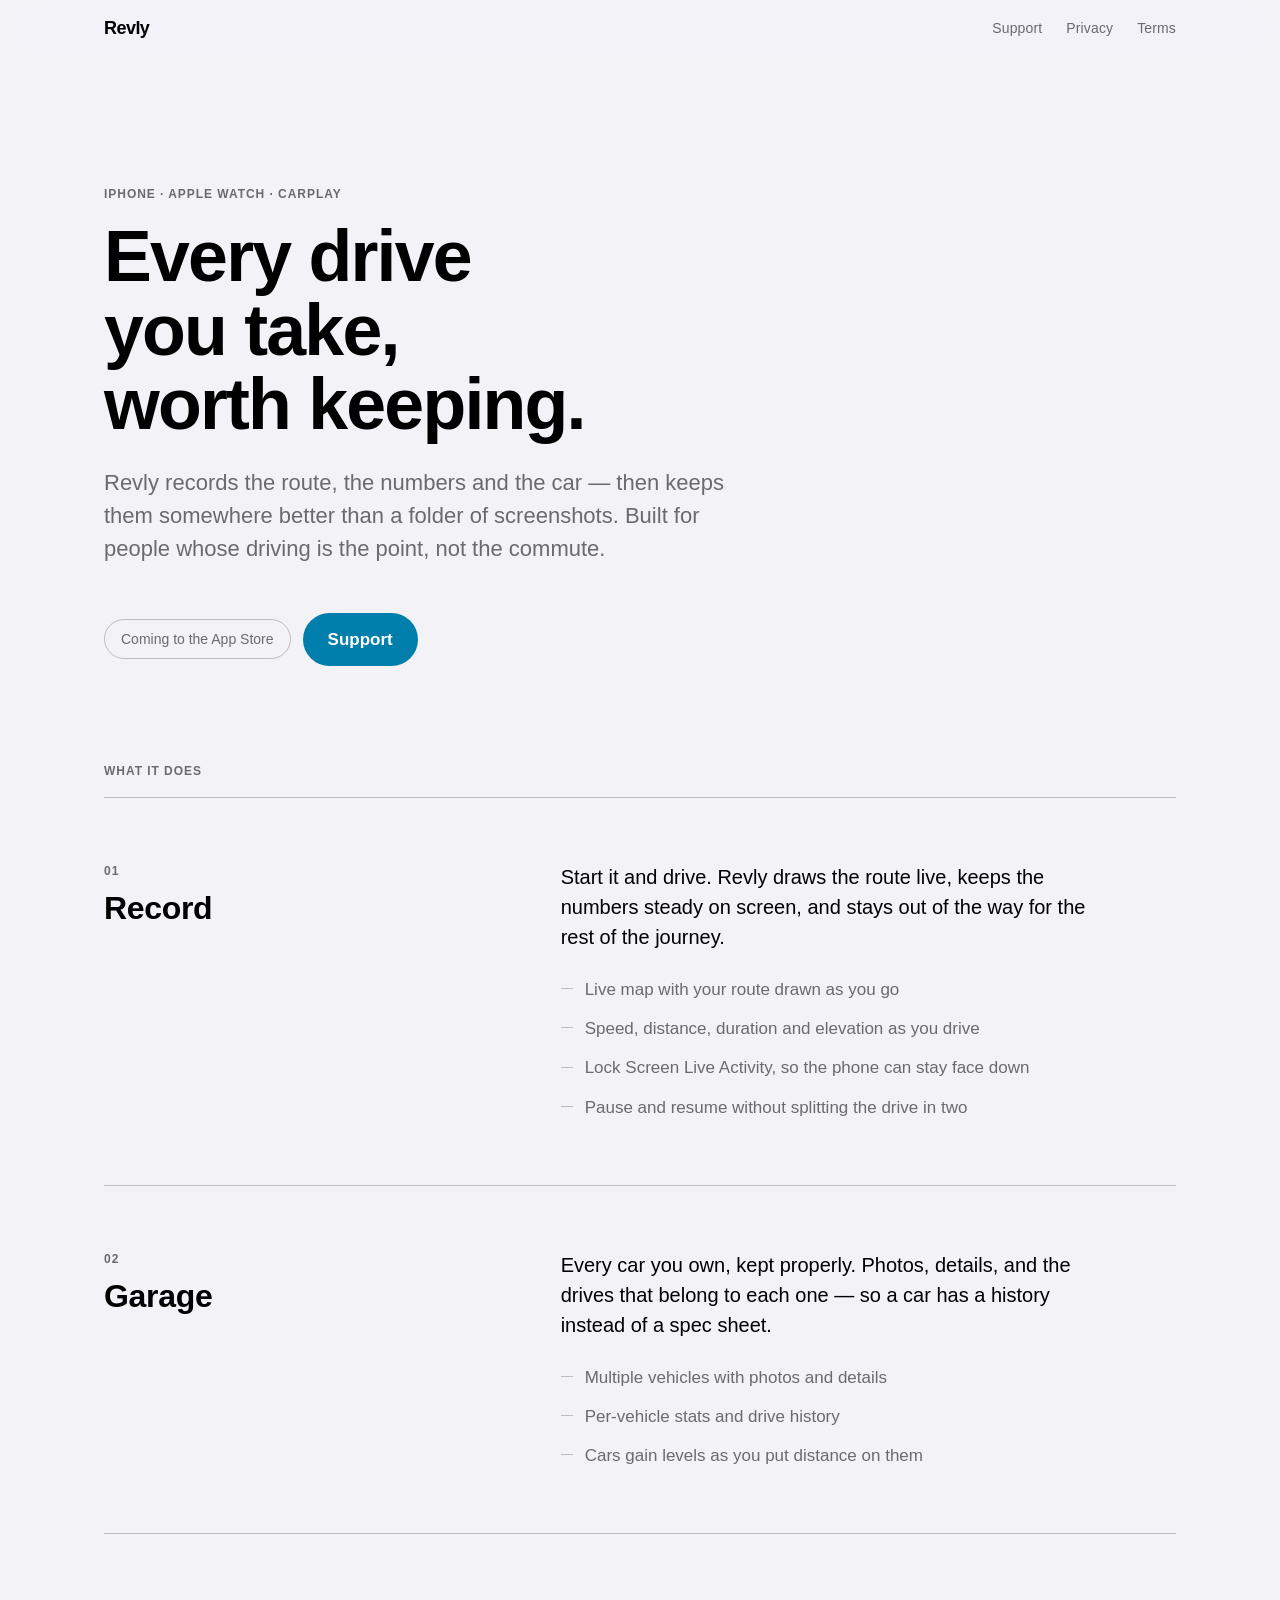
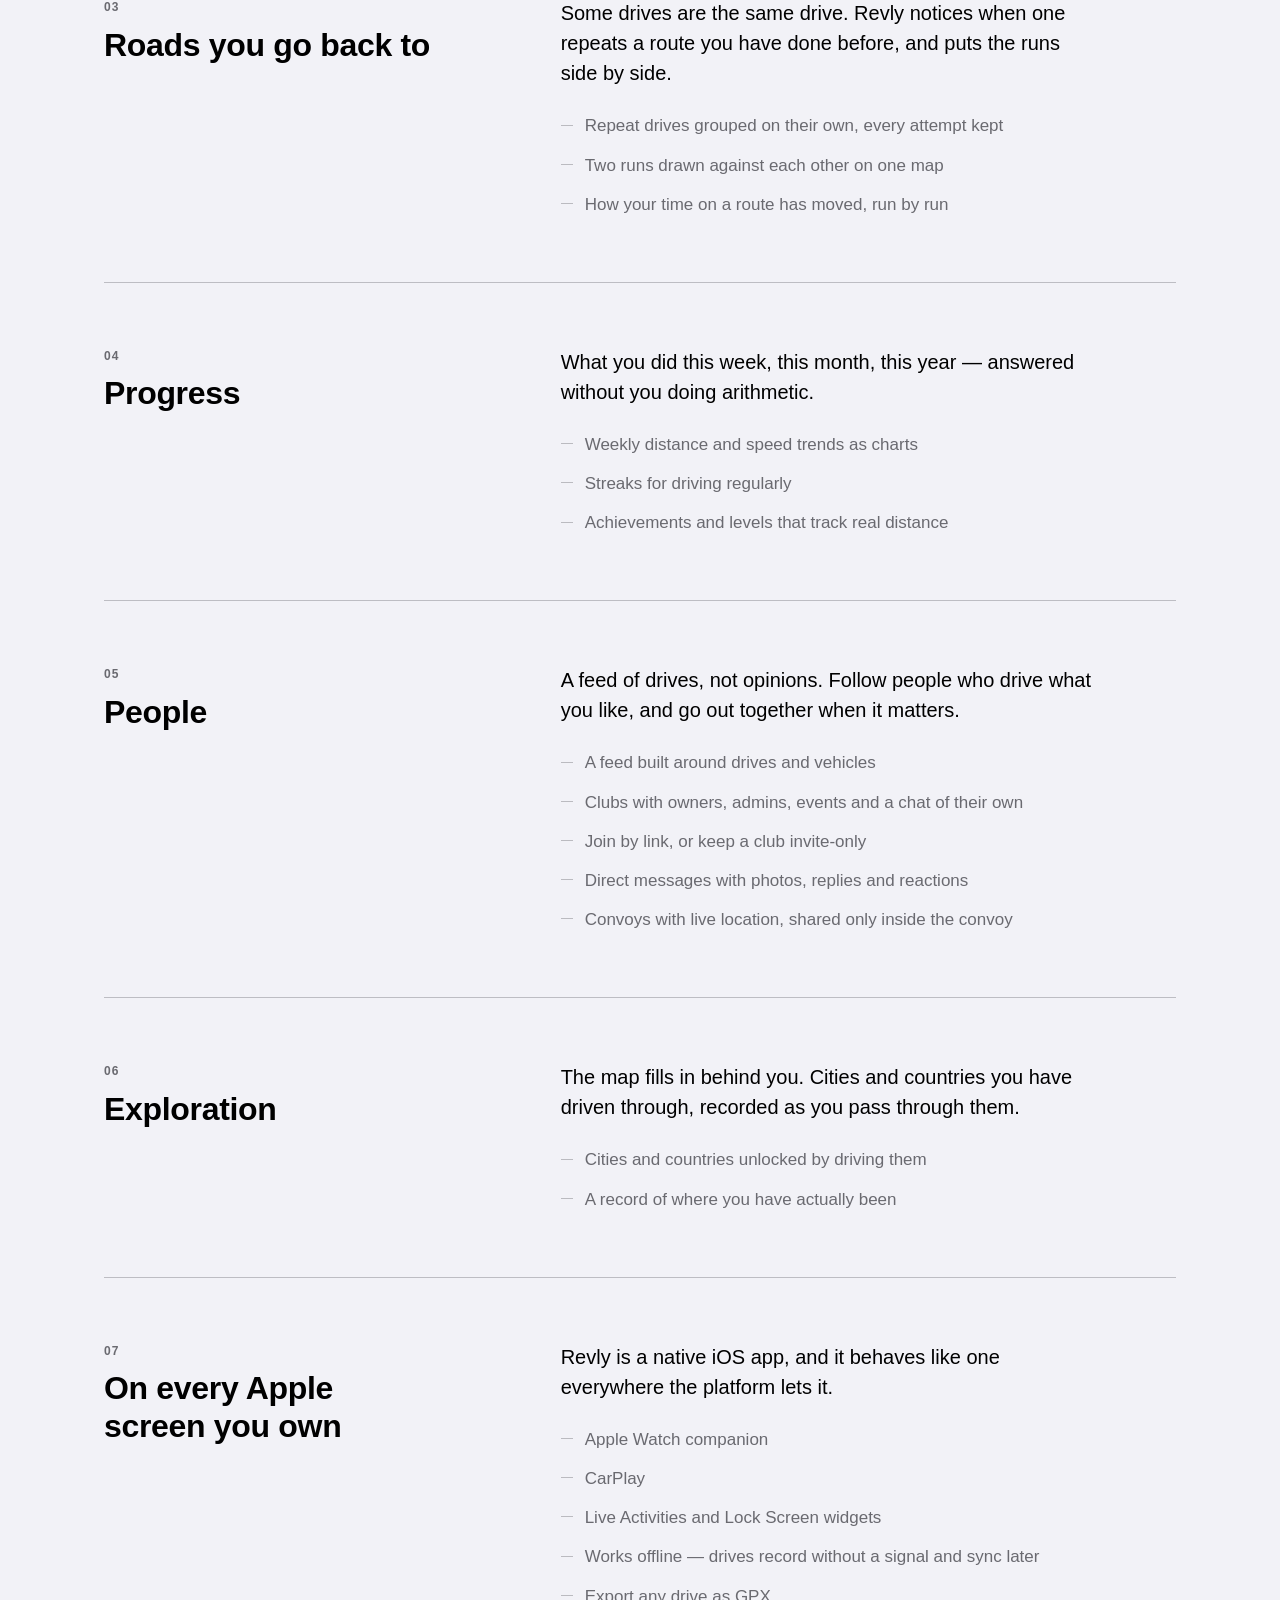
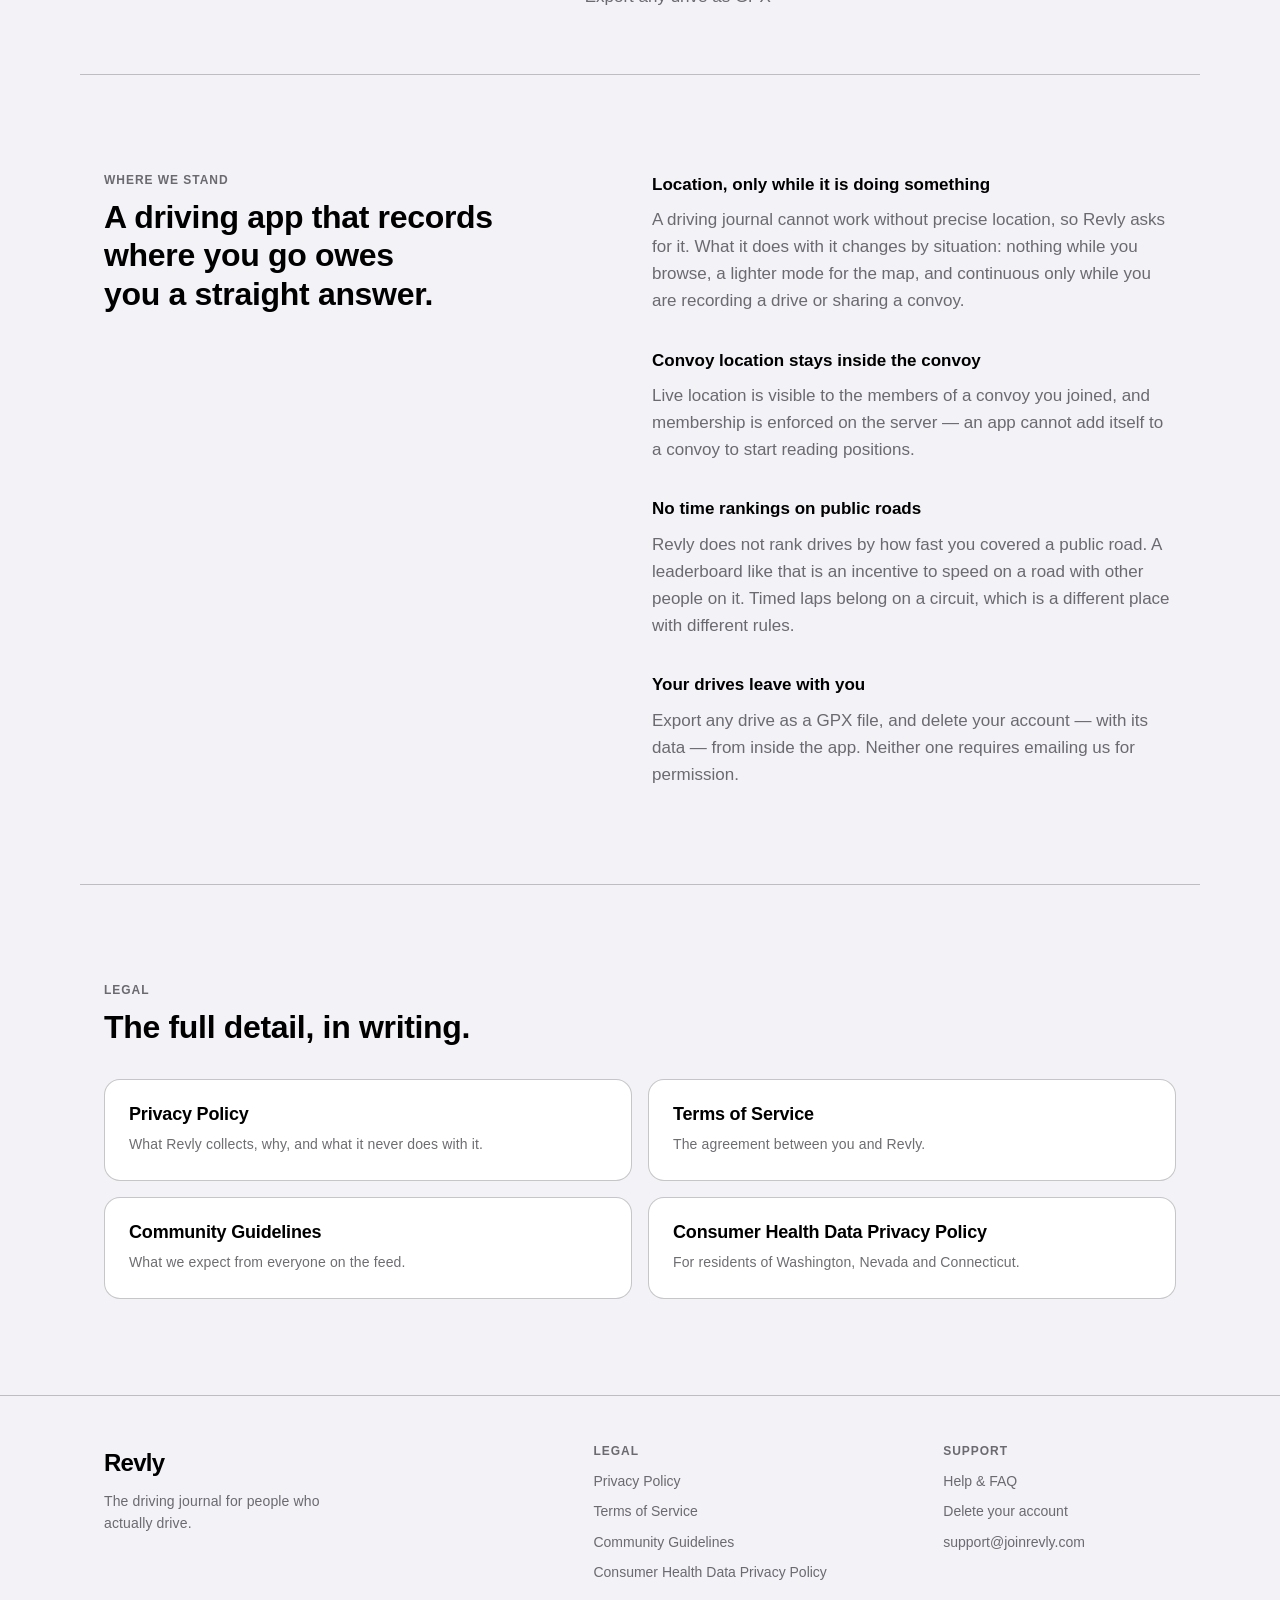
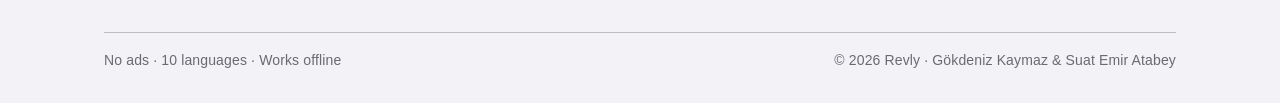
<file: index.html>
<!DOCTYPE html> <html lang="en" data-astro-cid-hkbrpulz> <head><meta charset="utf-8"><meta name="viewport" content="width=device-width, initial-scale=1"><meta name="referrer" content="same-origin"><meta http-equiv="Content-Security-Policy" content="default-src 'none'; script-src 'sha256-HVQ1SP3uQ7brXAFo0SfhBGzuMK8qUH/ED1IWbSiOCRc='; style-src 'self'; img-src 'self'; base-uri 'none'; form-action 'none'; upgrade-insecure-requests"><title>Revly</title><meta name="description" content="The driving journal for people who actually drive."><link rel="canonical" href="https://joinrevly.com/"><link rel="icon" href="/favicon.svg" type="image/svg+xml"><link rel="apple-touch-icon" href="/apple-touch-icon.png"><meta name="theme-color" content="#f2f2f7" media="(prefers-color-scheme: light)"><meta name="theme-color" content="#000000" media="(prefers-color-scheme: dark)"><meta property="og:type" content="website"><meta property="og:site_name" content="Revly"><meta property="og:title" content="Revly — a driving journal for people who actually drive"><meta property="og:description" content="The driving journal for people who actually drive."><meta property="og:url" content="https://joinrevly.com/"><meta property="og:image" content="https://joinrevly.com/og.png"><meta property="og:image:width" content="1200"><meta property="og:image:height" content="630"><meta property="og:image:alt" content="Revly — a driving journal for people who actually drive — Revly preview card"><meta name="twitter:card" content="summary_large_image"><script type="application/ld+json">{"@context":"https://schema.org","@type":"SoftwareApplication","name":"Revly","applicationCategory":"TravelApplication","operatingSystem":"iOS 18.0 or later","url":"https://joinrevly.com","description":"The driving journal for people who actually drive.","author":[{"@type":"Person","name":"Gökdeniz Kaymaz"},{"@type":"Person","name":"Suat Emir Atabey"}]}</script><link rel="stylesheet" href="/_astro/Base.BNwBgFU1.css"><link rel="stylesheet" href="/_astro/index.BgmeNjFW.css"></head> <body data-astro-cid-hkbrpulz> <a class="visually-hidden skip" href="#main" data-astro-cid-hkbrpulz>Skip to content</a> <!--
      The only glass surface on the site. `Glass.swift` reserves the material
      for chrome floating over live content, and a page of glass cards would be
      both illegible and slow — so content stays on the paper plane.
    --> <header class="site glass" data-astro-cid-hkbrpulz> <div class="container bar" data-astro-cid-hkbrpulz> <a class="brand" href="/" aria-label="Revly home" data-astro-cid-hkbrpulz> <span class="wordmark" data-astro-cid-qisgtjgl>Revly</span> </a> <nav aria-label="Primary" data-astro-cid-hkbrpulz> <a href="/support" data-astro-cid-hkbrpulz> Support </a><a href="/privacy" data-astro-cid-hkbrpulz> Privacy </a><a href="/terms" data-astro-cid-hkbrpulz> Terms </a> </nav> </div> </header> <main id="main" data-astro-cid-hkbrpulz>  <section class="hero container" data-astro-cid-lcdefpme> <p class="eyebrow" data-astro-cid-lcdefpme>iPhone · Apple Watch · CarPlay</p> <h1 data-astro-cid-lcdefpme>Every drive you take, worth keeping.</h1> <p class="lead" data-astro-cid-lcdefpme>
Revly records the route, the numbers and the car — then keeps them somewhere better than a
      folder of screenshots. Built for people whose driving is the point, not the commute.
</p> <div class="cta" data-astro-cid-lcdefpme> <p class="pill" data-astro-cid-lcdefpme>Coming to the App Store</p>  <a class="btn" href="/support" data-astro-cid-lcdefpme>Support</a> </div>  </section> <div class="container" data-astro-cid-lcdefpme> <div class="index-head" data-astro-cid-lcdefpme> <p class="eyebrow" data-astro-cid-lcdefpme>What it does</p> </div> <section class="feature grid12" aria-labelledby="feature-01" data-astro-cid-ldvfeoyk> <div class="head" data-astro-cid-ldvfeoyk> <p class="eyebrow index" data-astro-cid-ldvfeoyk>01</p> <h2 id="feature-01" data-astro-cid-ldvfeoyk>Record</h2> </div> <div class="body" data-astro-cid-ldvfeoyk> <p class="summary" data-astro-cid-ldvfeoyk>Start it and drive. Revly draws the route live, keeps the numbers steady on screen, and stays out of the way for the rest of the journey.</p> <ul data-astro-cid-ldvfeoyk> <li data-astro-cid-ldvfeoyk>Live map with your route drawn as you go</li><li data-astro-cid-ldvfeoyk>Speed, distance, duration and elevation as you drive</li><li data-astro-cid-ldvfeoyk>Lock Screen Live Activity, so the phone can stay face down</li><li data-astro-cid-ldvfeoyk>Pause and resume without splitting the drive in two</li> </ul> </div> </section><section class="feature grid12" aria-labelledby="feature-02" data-astro-cid-ldvfeoyk> <div class="head" data-astro-cid-ldvfeoyk> <p class="eyebrow index" data-astro-cid-ldvfeoyk>02</p> <h2 id="feature-02" data-astro-cid-ldvfeoyk>Garage</h2> </div> <div class="body" data-astro-cid-ldvfeoyk> <p class="summary" data-astro-cid-ldvfeoyk>Every car you own, kept properly. Photos, details, and the drives that belong to each one — so a car has a history instead of a spec sheet.</p> <ul data-astro-cid-ldvfeoyk> <li data-astro-cid-ldvfeoyk>Multiple vehicles with photos and details</li><li data-astro-cid-ldvfeoyk>Per-vehicle stats and drive history</li><li data-astro-cid-ldvfeoyk>Cars gain levels as you put distance on them</li> </ul> </div> </section><section class="feature grid12" aria-labelledby="feature-03" data-astro-cid-ldvfeoyk> <div class="head" data-astro-cid-ldvfeoyk> <p class="eyebrow index" data-astro-cid-ldvfeoyk>03</p> <h2 id="feature-03" data-astro-cid-ldvfeoyk>Roads you go back to</h2> </div> <div class="body" data-astro-cid-ldvfeoyk> <p class="summary" data-astro-cid-ldvfeoyk>Some drives are the same drive. Revly notices when one repeats a route you have done before, and puts the runs side by side.</p> <ul data-astro-cid-ldvfeoyk> <li data-astro-cid-ldvfeoyk>Repeat drives grouped on their own, every attempt kept</li><li data-astro-cid-ldvfeoyk>Two runs drawn against each other on one map</li><li data-astro-cid-ldvfeoyk>How your time on a route has moved, run by run</li> </ul> </div> </section><section class="feature grid12" aria-labelledby="feature-04" data-astro-cid-ldvfeoyk> <div class="head" data-astro-cid-ldvfeoyk> <p class="eyebrow index" data-astro-cid-ldvfeoyk>04</p> <h2 id="feature-04" data-astro-cid-ldvfeoyk>Progress</h2> </div> <div class="body" data-astro-cid-ldvfeoyk> <p class="summary" data-astro-cid-ldvfeoyk>What you did this week, this month, this year — answered without you doing arithmetic.</p> <ul data-astro-cid-ldvfeoyk> <li data-astro-cid-ldvfeoyk>Weekly distance and speed trends as charts</li><li data-astro-cid-ldvfeoyk>Streaks for driving regularly</li><li data-astro-cid-ldvfeoyk>Achievements and levels that track real distance</li> </ul> </div> </section><section class="feature grid12" aria-labelledby="feature-05" data-astro-cid-ldvfeoyk> <div class="head" data-astro-cid-ldvfeoyk> <p class="eyebrow index" data-astro-cid-ldvfeoyk>05</p> <h2 id="feature-05" data-astro-cid-ldvfeoyk>People</h2> </div> <div class="body" data-astro-cid-ldvfeoyk> <p class="summary" data-astro-cid-ldvfeoyk>A feed of drives, not opinions. Follow people who drive what you like, and go out together when it matters.</p> <ul data-astro-cid-ldvfeoyk> <li data-astro-cid-ldvfeoyk>A feed built around drives and vehicles</li><li data-astro-cid-ldvfeoyk>Clubs with owners, admins, events and a chat of their own</li><li data-astro-cid-ldvfeoyk>Join by link, or keep a club invite-only</li><li data-astro-cid-ldvfeoyk>Direct messages with photos, replies and reactions</li><li data-astro-cid-ldvfeoyk>Convoys with live location, shared only inside the convoy</li> </ul> </div> </section><section class="feature grid12" aria-labelledby="feature-06" data-astro-cid-ldvfeoyk> <div class="head" data-astro-cid-ldvfeoyk> <p class="eyebrow index" data-astro-cid-ldvfeoyk>06</p> <h2 id="feature-06" data-astro-cid-ldvfeoyk>Exploration</h2> </div> <div class="body" data-astro-cid-ldvfeoyk> <p class="summary" data-astro-cid-ldvfeoyk>The map fills in behind you. Cities and countries you have driven through, recorded as you pass through them.</p> <ul data-astro-cid-ldvfeoyk> <li data-astro-cid-ldvfeoyk>Cities and countries unlocked by driving them</li><li data-astro-cid-ldvfeoyk>A record of where you have actually been</li> </ul> </div> </section><section class="feature grid12" aria-labelledby="feature-07" data-astro-cid-ldvfeoyk> <div class="head" data-astro-cid-ldvfeoyk> <p class="eyebrow index" data-astro-cid-ldvfeoyk>07</p> <h2 id="feature-07" data-astro-cid-ldvfeoyk>On every Apple screen you own</h2> </div> <div class="body" data-astro-cid-ldvfeoyk> <p class="summary" data-astro-cid-ldvfeoyk>Revly is a native iOS app, and it behaves like one everywhere the platform lets it.</p> <ul data-astro-cid-ldvfeoyk> <li data-astro-cid-ldvfeoyk>Apple Watch companion</li><li data-astro-cid-ldvfeoyk>CarPlay</li><li data-astro-cid-ldvfeoyk>Live Activities and Lock Screen widgets</li><li data-astro-cid-ldvfeoyk>Works offline — drives record without a signal and sync later</li><li data-astro-cid-ldvfeoyk>Export any drive as GPX</li> </ul> </div> </section> </div> <section id="principles" class="container principles" data-astro-cid-lcdefpme> <div class="grid12" data-astro-cid-lcdefpme> <div class="head" data-astro-cid-lcdefpme> <p class="eyebrow" data-astro-cid-lcdefpme>Where we stand</p> <h2 data-astro-cid-lcdefpme>A driving app that records where you go owes you a straight answer.</h2> </div> <div class="body" data-astro-cid-lcdefpme> <dl data-astro-cid-lcdefpme> <div class="principle" data-astro-cid-lcdefpme> <dt data-astro-cid-lcdefpme>Location, only while it is doing something</dt> <dd data-astro-cid-lcdefpme>A driving journal cannot work without precise location, so Revly asks for it. What it does with it changes by situation: nothing while you browse, a lighter mode for the map, and continuous only while you are recording a drive or sharing a convoy.</dd> </div><div class="principle" data-astro-cid-lcdefpme> <dt data-astro-cid-lcdefpme>Convoy location stays inside the convoy</dt> <dd data-astro-cid-lcdefpme>Live location is visible to the members of a convoy you joined, and membership is enforced on the server — an app cannot add itself to a convoy to start reading positions.</dd> </div><div class="principle" data-astro-cid-lcdefpme> <dt data-astro-cid-lcdefpme>No time rankings on public roads</dt> <dd data-astro-cid-lcdefpme>Revly does not rank drives by how fast you covered a public road. A leaderboard like that is an incentive to speed on a road with other people on it. Timed laps belong on a circuit, which is a different place with different rules.</dd> </div><div class="principle" data-astro-cid-lcdefpme> <dt data-astro-cid-lcdefpme>Your drives leave with you</dt> <dd data-astro-cid-lcdefpme>Export any drive as a GPX file, and delete your account — with its data — from inside the app. Neither one requires emailing us for permission.</dd> </div> </dl> </div> </div> </section> <section id="legal" class="container legal" data-astro-cid-lcdefpme> <p class="eyebrow" data-astro-cid-lcdefpme>Legal</p> <h2 data-astro-cid-lcdefpme>The full detail, in writing.</h2> <div class="cards" data-astro-cid-lcdefpme> <a class="card" href="/privacy" data-astro-cid-lcdefpme> <h3 data-astro-cid-lcdefpme>Privacy Policy</h3> <p class="meta" data-astro-cid-lcdefpme>What Revly collects, why, and what it never does with it.</p> </a><a class="card" href="/terms" data-astro-cid-lcdefpme> <h3 data-astro-cid-lcdefpme>Terms of Service</h3> <p class="meta" data-astro-cid-lcdefpme>The agreement between you and Revly.</p> </a><a class="card" href="/community-guidelines" data-astro-cid-lcdefpme> <h3 data-astro-cid-lcdefpme>Community Guidelines</h3> <p class="meta" data-astro-cid-lcdefpme>What we expect from everyone on the feed.</p> </a><a class="card" href="/consumer-health-data" data-astro-cid-lcdefpme> <h3 data-astro-cid-lcdefpme>Consumer Health Data Privacy Policy</h3> <p class="meta" data-astro-cid-lcdefpme>For residents of Washington, Nevada and Connecticut.</p> </a> </div> </section>  </main> <footer class="site-footer" data-astro-cid-hkbrpulz> <div class="container" data-astro-cid-hkbrpulz> <div class="footer-top" data-astro-cid-hkbrpulz> <div class="footer-brand" data-astro-cid-hkbrpulz> <span class="wordmark wordmark--lg" data-astro-cid-qisgtjgl>Revly</span> <p class="meta" data-astro-cid-hkbrpulz>The driving journal for people who actually drive.</p> </div> <nav class="footer-links" aria-label="Legal" data-astro-cid-hkbrpulz> <h2 class="eyebrow" data-astro-cid-hkbrpulz>Legal</h2> <ul data-astro-cid-hkbrpulz> <li data-astro-cid-hkbrpulz> <a href="/privacy" data-astro-cid-hkbrpulz> Privacy Policy </a> </li><li data-astro-cid-hkbrpulz> <a href="/terms" data-astro-cid-hkbrpulz> Terms of Service </a> </li><li data-astro-cid-hkbrpulz> <a href="/community-guidelines" data-astro-cid-hkbrpulz> Community Guidelines </a> </li><li data-astro-cid-hkbrpulz> <a href="/consumer-health-data" data-astro-cid-hkbrpulz> Consumer Health Data Privacy Policy </a> </li> </ul> </nav> <nav class="footer-links" aria-label="Support" data-astro-cid-hkbrpulz> <h2 class="eyebrow" data-astro-cid-hkbrpulz>Support</h2> <ul data-astro-cid-hkbrpulz> <li data-astro-cid-hkbrpulz> <a href="/support" data-astro-cid-hkbrpulz>
Help &amp; FAQ
</a> </li>  <li data-astro-cid-hkbrpulz> <a href="/support#delete-your-account" data-astro-cid-hkbrpulz>Delete your account</a> </li> <li data-astro-cid-hkbrpulz><a href="mailto:support@joinrevly.com" data-astro-cid-hkbrpulz>support@joinrevly.com</a></li> </ul> </nav> </div> <div class="colophon" data-astro-cid-hkbrpulz>  <p class="meta" data-astro-cid-hkbrpulz>No ads · 10 languages · Works offline</p> <p class="meta" data-astro-cid-hkbrpulz>© 2026 Revly · Gökdeniz Kaymaz &amp; Suat Emir Atabey</p> </div> </div> </footer> </body> </html>
</file>
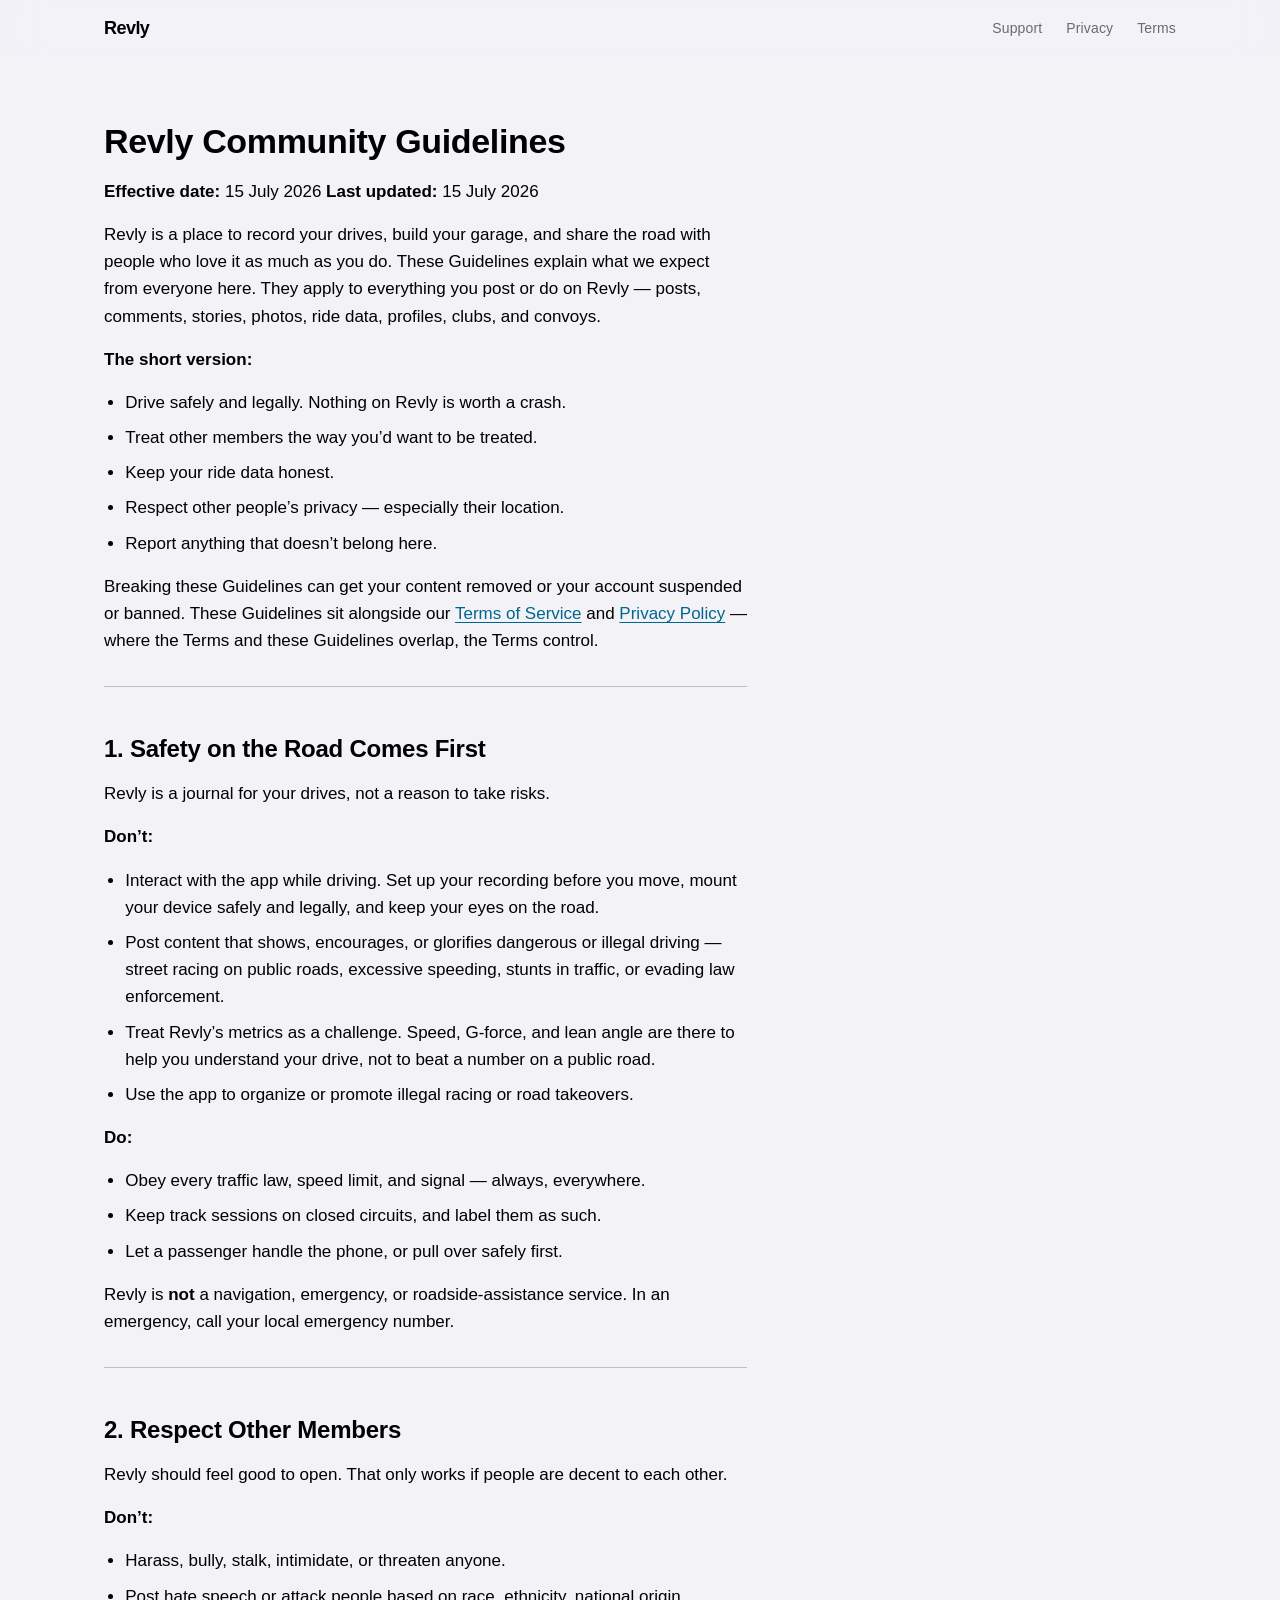
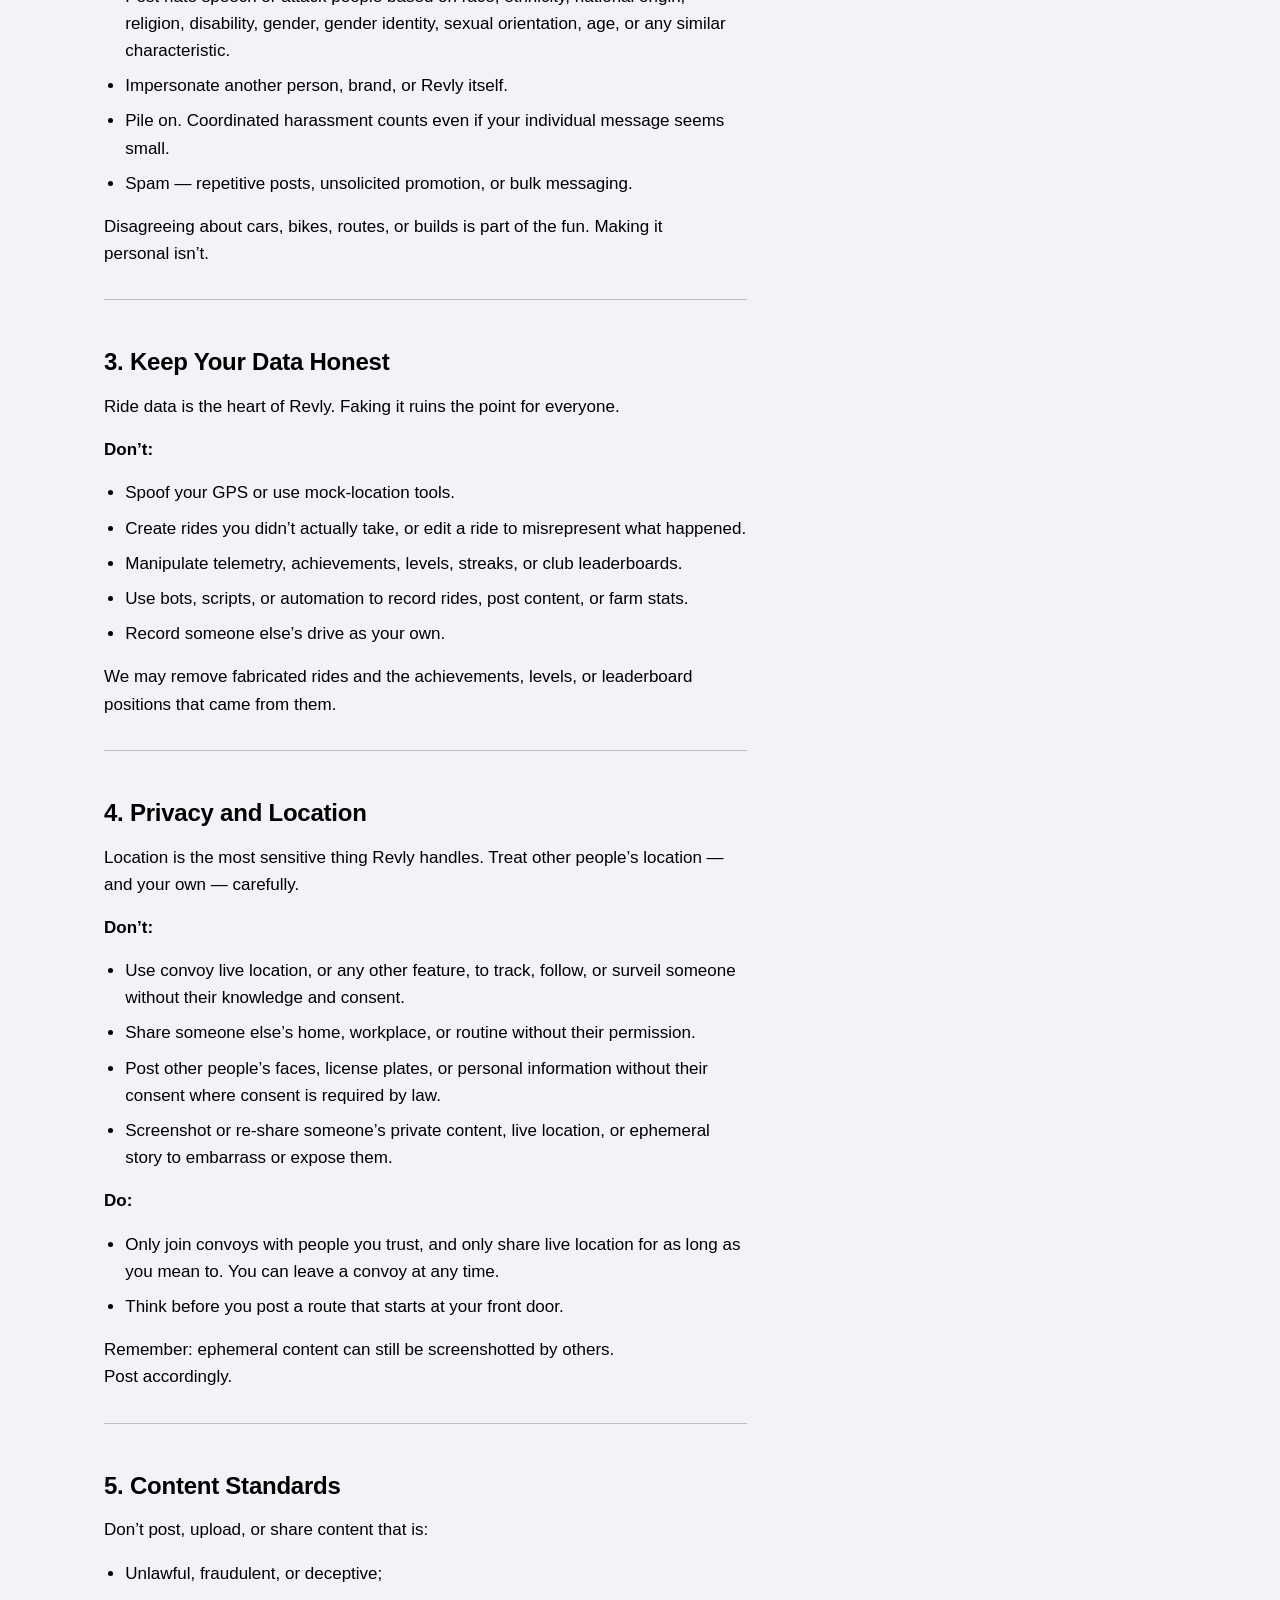
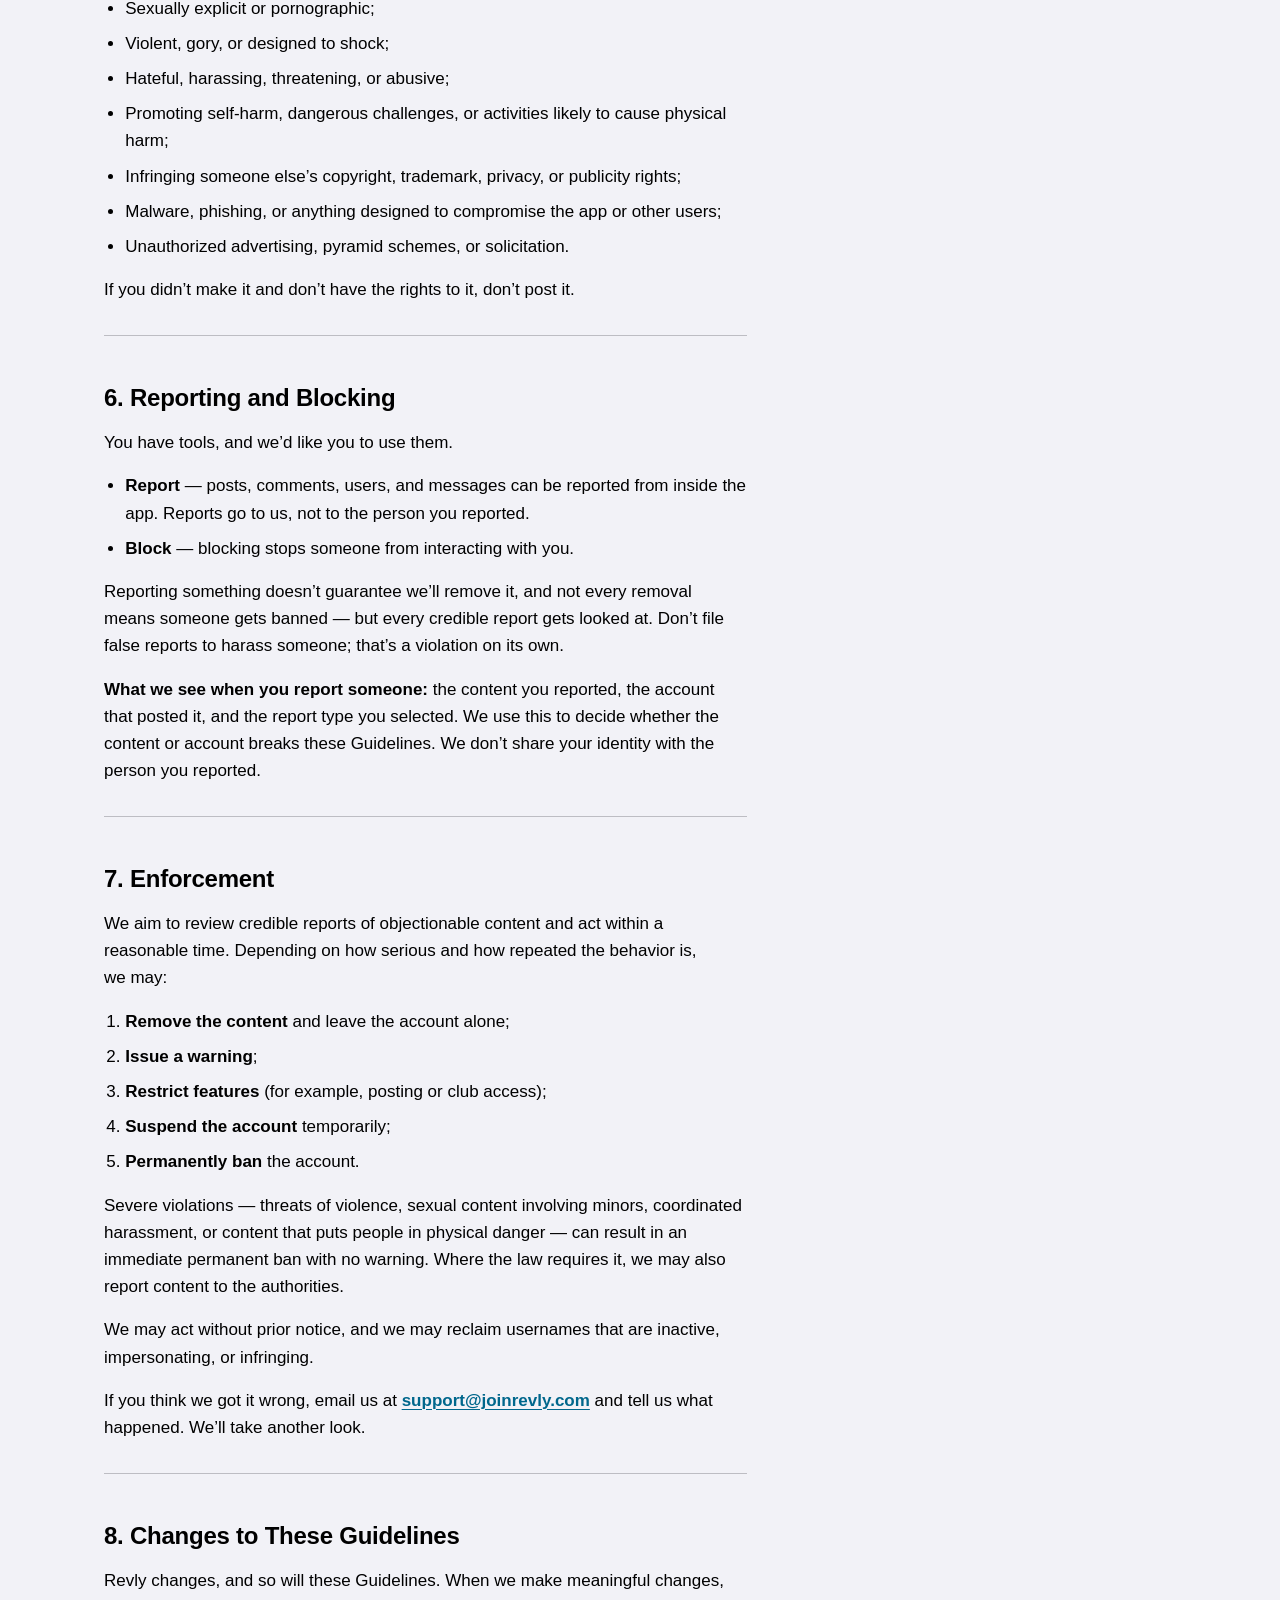
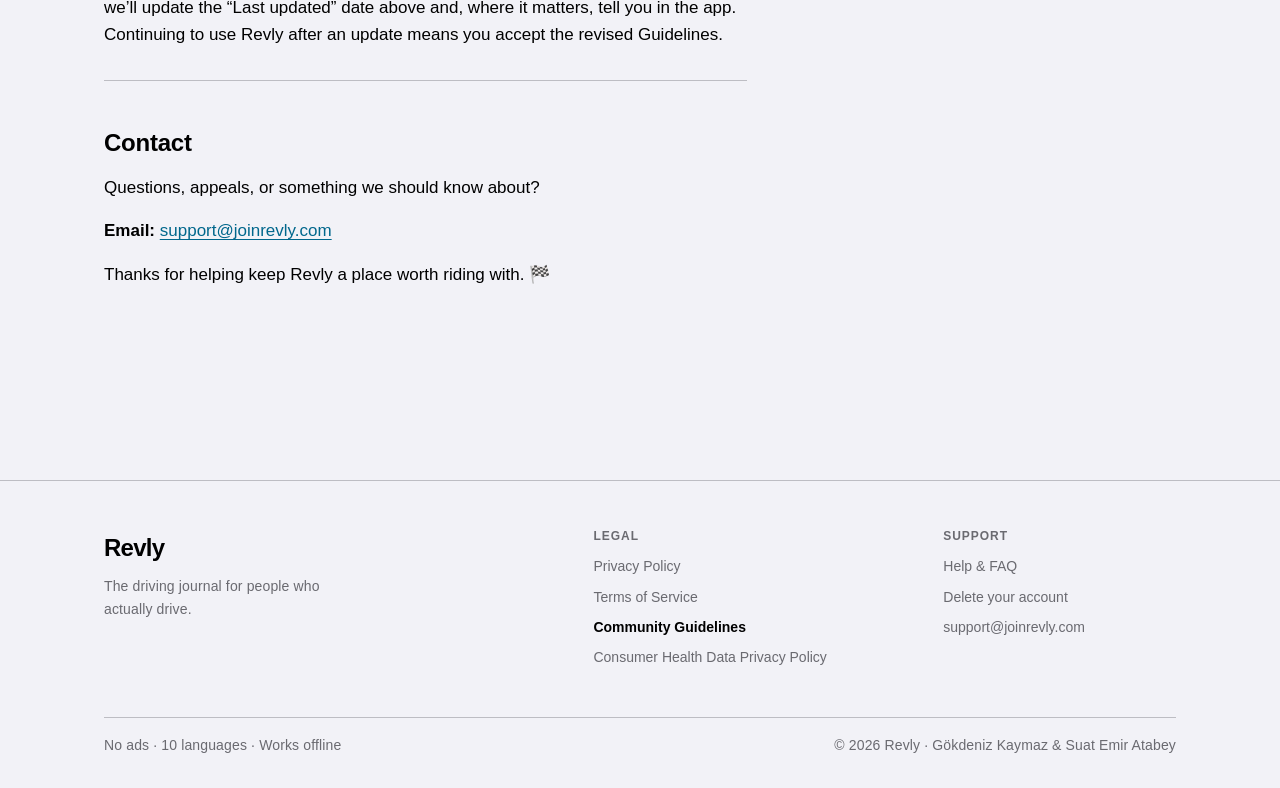
<file: community-guidelines/index.html>
<!DOCTYPE html><html lang="en" data-astro-cid-hkbrpulz> <head><meta charset="utf-8"><meta name="viewport" content="width=device-width, initial-scale=1"><meta name="referrer" content="same-origin"><meta http-equiv="Content-Security-Policy" content="default-src 'none'; script-src 'sha256-HVQ1SP3uQ7brXAFo0SfhBGzuMK8qUH/ED1IWbSiOCRc='; style-src 'self'; img-src 'self'; base-uri 'none'; form-action 'none'; upgrade-insecure-requests"><title>Community Guidelines — Revly</title><meta name="description" content="What we expect from everyone on the feed."><link rel="canonical" href="https://joinrevly.com/community-guidelines/"><link rel="icon" href="/favicon.svg" type="image/svg+xml"><link rel="apple-touch-icon" href="/apple-touch-icon.png"><meta name="theme-color" content="#f2f2f7" media="(prefers-color-scheme: light)"><meta name="theme-color" content="#000000" media="(prefers-color-scheme: dark)"><meta property="og:type" content="website"><meta property="og:site_name" content="Revly"><meta property="og:title" content="Community Guidelines — Revly"><meta property="og:description" content="What we expect from everyone on the feed."><meta property="og:url" content="https://joinrevly.com/community-guidelines/"><meta property="og:image" content="https://joinrevly.com/og-legal.png"><meta property="og:image:width" content="1200"><meta property="og:image:height" content="630"><meta property="og:image:alt" content="Community Guidelines — Revly — Revly preview card"><meta name="twitter:card" content="summary_large_image"><link rel="stylesheet" href="/_astro/Base.BNwBgFU1.css"></head> <body data-astro-cid-hkbrpulz> <a class="visually-hidden skip" href="#main" data-astro-cid-hkbrpulz>Skip to content</a> <!--
      The only glass surface on the site. `Glass.swift` reserves the material
      for chrome floating over live content, and a page of glass cards would be
      both illegible and slow — so content stays on the paper plane.
    --> <header class="site glass" data-astro-cid-hkbrpulz> <div class="container bar" data-astro-cid-hkbrpulz> <a class="brand" href="/" aria-label="Revly home" data-astro-cid-hkbrpulz> <span class="wordmark" data-astro-cid-qisgtjgl>Revly</span> </a> <nav aria-label="Primary" data-astro-cid-hkbrpulz> <a href="/support" data-astro-cid-hkbrpulz> Support </a><a href="/privacy" data-astro-cid-hkbrpulz> Privacy </a><a href="/terms" data-astro-cid-hkbrpulz> Terms </a> </nav> </div> </header> <main id="main" class="container prose-page" data-astro-cid-hkbrpulz> <article class="prose"> <h1 id="revly-community-guidelines">Revly Community Guidelines</h1>
<p><strong>Effective date:</strong> 15 July 2026
<strong>Last updated:</strong> 15 July 2026</p>
<p>Revly is a place to record your drives, build your garage, and share the road with people who love it as much as you do. These Guidelines explain what we expect from everyone here. They apply to everything you post or do on Revly — posts, comments, stories, photos, ride data, profiles, clubs, and convoys.</p>
<p><strong>The short version:</strong></p>
<ul>
<li>Drive safely and legally. Nothing on Revly is worth a crash.</li>
<li>Treat other members the way you’d want to be treated.</li>
<li>Keep your ride data honest.</li>
<li>Respect other people’s privacy — especially their location.</li>
<li>Report anything that doesn’t belong here.</li>
</ul>
<p>Breaking these Guidelines can get your content removed or your account suspended or banned. These Guidelines sit alongside our <a href="https://joinrevly.com/terms">Terms of Service</a> and <a href="https://joinrevly.com/privacy">Privacy Policy</a> — where the Terms and these Guidelines overlap, the Terms control.</p>
<hr>
<h2 id="1-safety-on-the-road-comes-first">1. Safety on the Road Comes First</h2>
<p>Revly is a journal for your drives, not a reason to take risks.</p>
<p><strong>Don’t:</strong></p>
<ul>
<li>Interact with the app while driving. Set up your recording before you move, mount your device safely and legally, and keep your eyes on the road.</li>
<li>Post content that shows, encourages, or glorifies dangerous or illegal driving — street racing on public roads, excessive speeding, stunts in traffic, or evading law enforcement.</li>
<li>Treat Revly’s metrics as a challenge. Speed, G-force, and lean angle are there to help you understand your drive, not to beat a number on a public road.</li>
<li>Use the app to organize or promote illegal racing or road takeovers.</li>
</ul>
<p><strong>Do:</strong></p>
<ul>
<li>Obey every traffic law, speed limit, and signal — always, everywhere.</li>
<li>Keep track sessions on closed circuits, and label them as such.</li>
<li>Let a passenger handle the phone, or pull over safely first.</li>
</ul>
<p>Revly is <strong>not</strong> a navigation, emergency, or roadside-assistance service. In an emergency, call your local emergency number.</p>
<hr>
<h2 id="2-respect-other-members">2. Respect Other Members</h2>
<p>Revly should feel good to open. That only works if people are decent to each other.</p>
<p><strong>Don’t:</strong></p>
<ul>
<li>Harass, bully, stalk, intimidate, or threaten anyone.</li>
<li>Post hate speech or attack people based on race, ethnicity, national origin, religion, disability, gender, gender identity, sexual orientation, age, or any similar characteristic.</li>
<li>Impersonate another person, brand, or Revly itself.</li>
<li>Pile on. Coordinated harassment counts even if your individual message seems small.</li>
<li>Spam — repetitive posts, unsolicited promotion, or bulk messaging.</li>
</ul>
<p>Disagreeing about cars, bikes, routes, or builds is part of the fun. Making it personal isn’t.</p>
<hr>
<h2 id="3-keep-your-data-honest">3. Keep Your Data Honest</h2>
<p>Ride data is the heart of Revly. Faking it ruins the point for everyone.</p>
<p><strong>Don’t:</strong></p>
<ul>
<li>Spoof your GPS or use mock-location tools.</li>
<li>Create rides you didn’t actually take, or edit a ride to misrepresent what happened.</li>
<li>Manipulate telemetry, achievements, levels, streaks, or club leaderboards.</li>
<li>Use bots, scripts, or automation to record rides, post content, or farm stats.</li>
<li>Record someone else’s drive as your own.</li>
</ul>
<p>We may remove fabricated rides and the achievements, levels, or leaderboard positions that came from them.</p>
<hr>
<h2 id="4-privacy-and-location">4. Privacy and Location</h2>
<p>Location is the most sensitive thing Revly handles. Treat other people’s location — and your own — carefully.</p>
<p><strong>Don’t:</strong></p>
<ul>
<li>Use convoy live location, or any other feature, to track, follow, or surveil someone without their knowledge and consent.</li>
<li>Share someone else’s home, workplace, or routine without their permission.</li>
<li>Post other people’s faces, license plates, or personal information without their consent where consent is required by law.</li>
<li>Screenshot or re-share someone’s private content, live location, or ephemeral story to embarrass or expose them.</li>
</ul>
<p><strong>Do:</strong></p>
<ul>
<li>Only join convoys with people you trust, and only share live location for as long as you mean to. You can leave a convoy at any time.</li>
<li>Think before you post a route that starts at your front door.</li>
</ul>
<p>Remember: ephemeral content can still be screenshotted by others. Post accordingly.</p>
<hr>
<h2 id="5-content-standards">5. Content Standards</h2>
<p>Don’t post, upload, or share content that is:</p>
<ul>
<li>Unlawful, fraudulent, or deceptive;</li>
<li>Sexually explicit or pornographic;</li>
<li>Violent, gory, or designed to shock;</li>
<li>Hateful, harassing, threatening, or abusive;</li>
<li>Promoting self-harm, dangerous challenges, or activities likely to cause physical harm;</li>
<li>Infringing someone else’s copyright, trademark, privacy, or publicity rights;</li>
<li>Malware, phishing, or anything designed to compromise the app or other users;</li>
<li>Unauthorized advertising, pyramid schemes, or solicitation.</li>
</ul>
<p>If you didn’t make it and don’t have the rights to it, don’t post it.</p>
<hr>
<h2 id="6-reporting-and-blocking">6. Reporting and Blocking</h2>
<p>You have tools, and we’d like you to use them.</p>
<ul>
<li><strong>Report</strong> — posts, comments, users, and messages can be reported from inside the app. Reports go to us, not to the person you reported.</li>
<li><strong>Block</strong> — blocking stops someone from interacting with you.</li>
</ul>
<p>Reporting something doesn’t guarantee we’ll remove it, and not every removal means someone gets banned — but every credible report gets looked at. Don’t file false reports to harass someone; that’s a violation on its own.</p>
<p><strong>What we see when you report someone:</strong> the content you reported, the account that posted it, and the report type you selected. We use this to decide whether the content or account breaks these Guidelines. We don’t share your identity with the person you reported.</p>
<hr>
<h2 id="7-enforcement">7. Enforcement</h2>
<p>We aim to review credible reports of objectionable content and act within a reasonable time. Depending on how serious and how repeated the behavior is, we may:</p>
<ol>
<li><strong>Remove the content</strong> and leave the account alone;</li>
<li><strong>Issue a warning</strong>;</li>
<li><strong>Restrict features</strong> (for example, posting or club access);</li>
<li><strong>Suspend the account</strong> temporarily;</li>
<li><strong>Permanently ban</strong> the account.</li>
</ol>
<p>Severe violations — threats of violence, sexual content involving minors, coordinated harassment, or content that puts people in physical danger — can result in an immediate permanent ban with no warning. Where the law requires it, we may also report content to the authorities.</p>
<p>We may act without prior notice, and we may reclaim usernames that are inactive, impersonating, or infringing.</p>
<p>If you think we got it wrong, email us at <strong><a href="mailto:support@joinrevly.com">support@joinrevly.com</a></strong> and tell us what happened. We’ll take another look.</p>
<hr>
<h2 id="8-changes-to-these-guidelines">8. Changes to These Guidelines</h2>
<p>Revly changes, and so will these Guidelines. When we make meaningful changes, we’ll update the “Last updated” date above and, where it matters, tell you in the app. Continuing to use Revly after an update means you accept the revised Guidelines.</p>
<hr>
<h2 id="contact">Contact</h2>
<p>Questions, appeals, or something we should know about?</p>
<p><strong>Email:</strong> <a href="mailto:support@joinrevly.com">support@joinrevly.com</a></p>
<p>Thanks for helping keep Revly a place worth riding with. 🏁</p>
 </article>  </main> <footer class="site-footer" data-astro-cid-hkbrpulz> <div class="container" data-astro-cid-hkbrpulz> <div class="footer-top" data-astro-cid-hkbrpulz> <div class="footer-brand" data-astro-cid-hkbrpulz> <span class="wordmark wordmark--lg" data-astro-cid-qisgtjgl>Revly</span> <p class="meta" data-astro-cid-hkbrpulz>The driving journal for people who actually drive.</p> </div> <nav class="footer-links" aria-label="Legal" data-astro-cid-hkbrpulz> <h2 class="eyebrow" data-astro-cid-hkbrpulz>Legal</h2> <ul data-astro-cid-hkbrpulz> <li data-astro-cid-hkbrpulz> <a href="/privacy" data-astro-cid-hkbrpulz> Privacy Policy </a> </li><li data-astro-cid-hkbrpulz> <a href="/terms" data-astro-cid-hkbrpulz> Terms of Service </a> </li><li data-astro-cid-hkbrpulz> <a href="/community-guidelines" aria-current="page" data-astro-cid-hkbrpulz> Community Guidelines </a> </li><li data-astro-cid-hkbrpulz> <a href="/consumer-health-data" data-astro-cid-hkbrpulz> Consumer Health Data Privacy Policy </a> </li> </ul> </nav> <nav class="footer-links" aria-label="Support" data-astro-cid-hkbrpulz> <h2 class="eyebrow" data-astro-cid-hkbrpulz>Support</h2> <ul data-astro-cid-hkbrpulz> <li data-astro-cid-hkbrpulz> <a href="/support" data-astro-cid-hkbrpulz>
Help &amp; FAQ
</a> </li>  <li data-astro-cid-hkbrpulz> <a href="/support#delete-your-account" data-astro-cid-hkbrpulz>Delete your account</a> </li> <li data-astro-cid-hkbrpulz><a href="mailto:support@joinrevly.com" data-astro-cid-hkbrpulz>support@joinrevly.com</a></li> </ul> </nav> </div> <div class="colophon" data-astro-cid-hkbrpulz>  <p class="meta" data-astro-cid-hkbrpulz>No ads · 10 languages · Works offline</p> <p class="meta" data-astro-cid-hkbrpulz>© 2026 Revly · Gökdeniz Kaymaz &amp; Suat Emir Atabey</p> </div> </div> </footer> </body> </html>
</file>
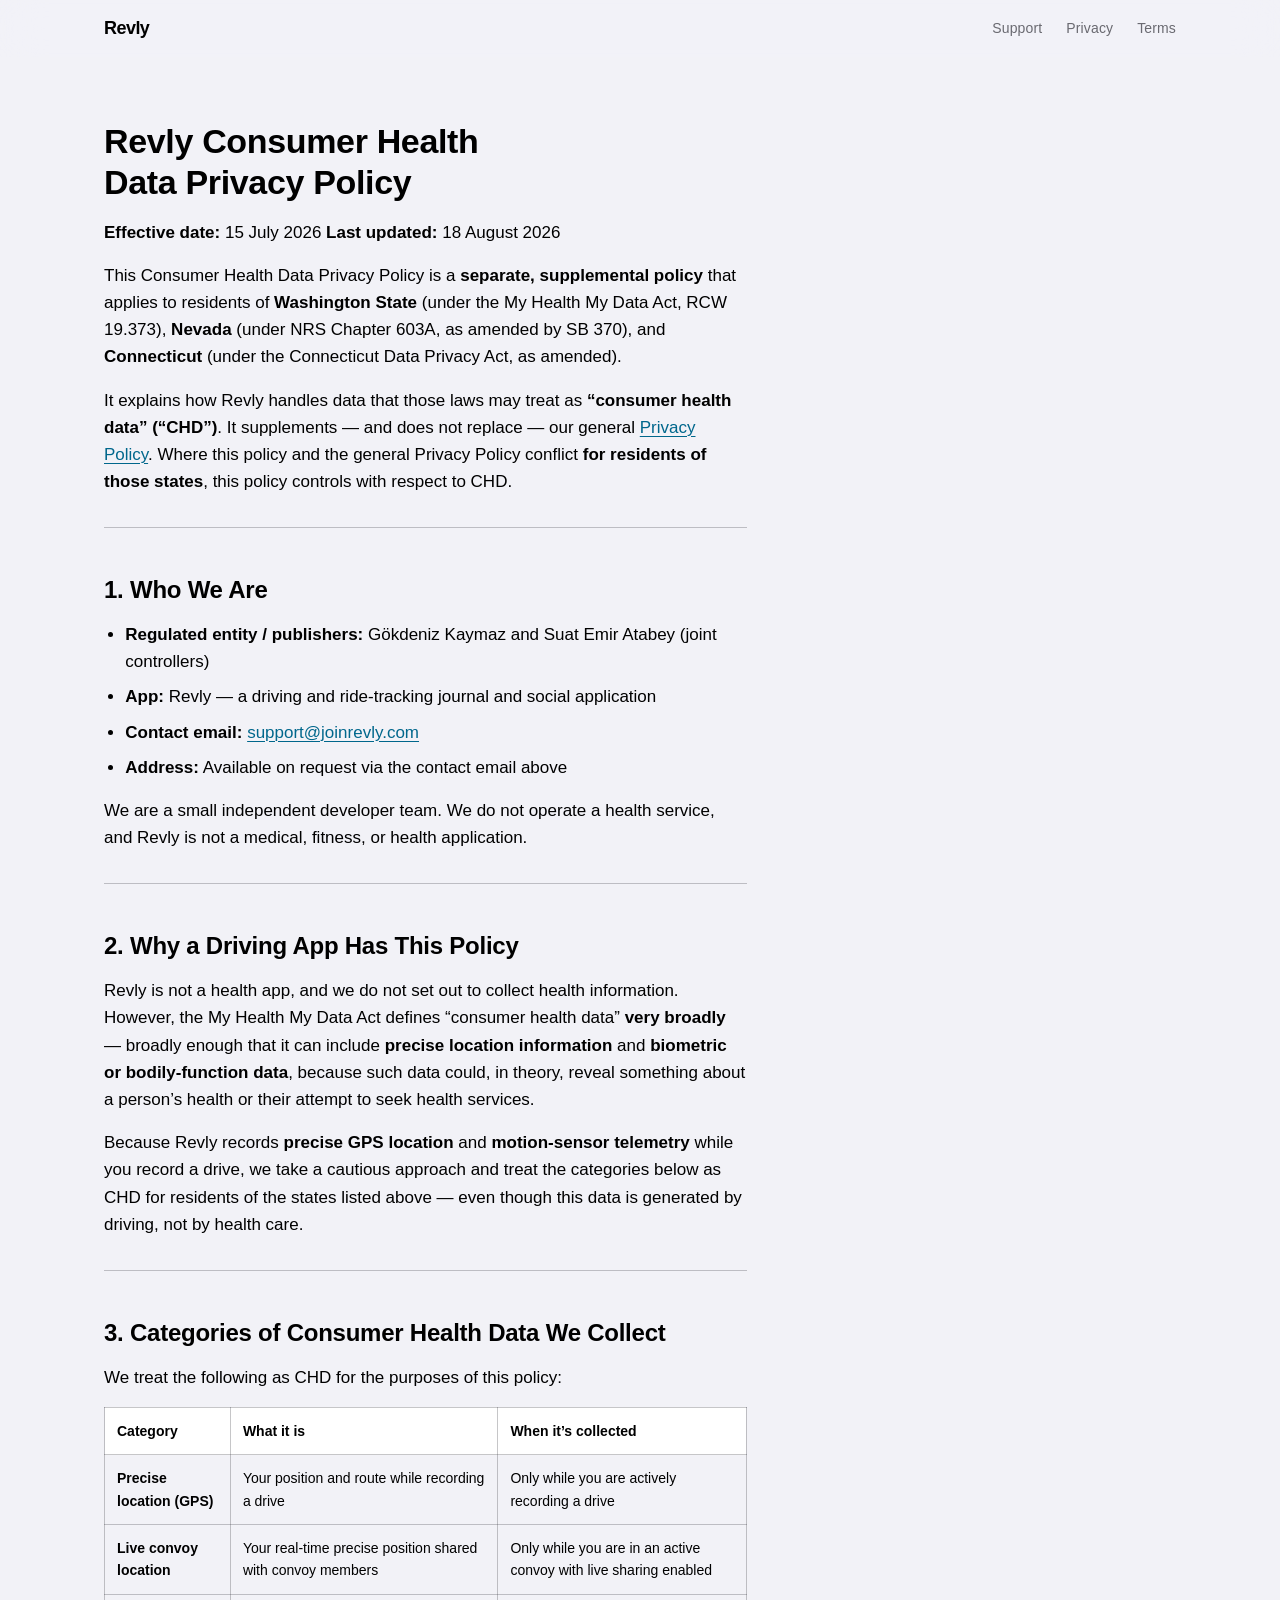
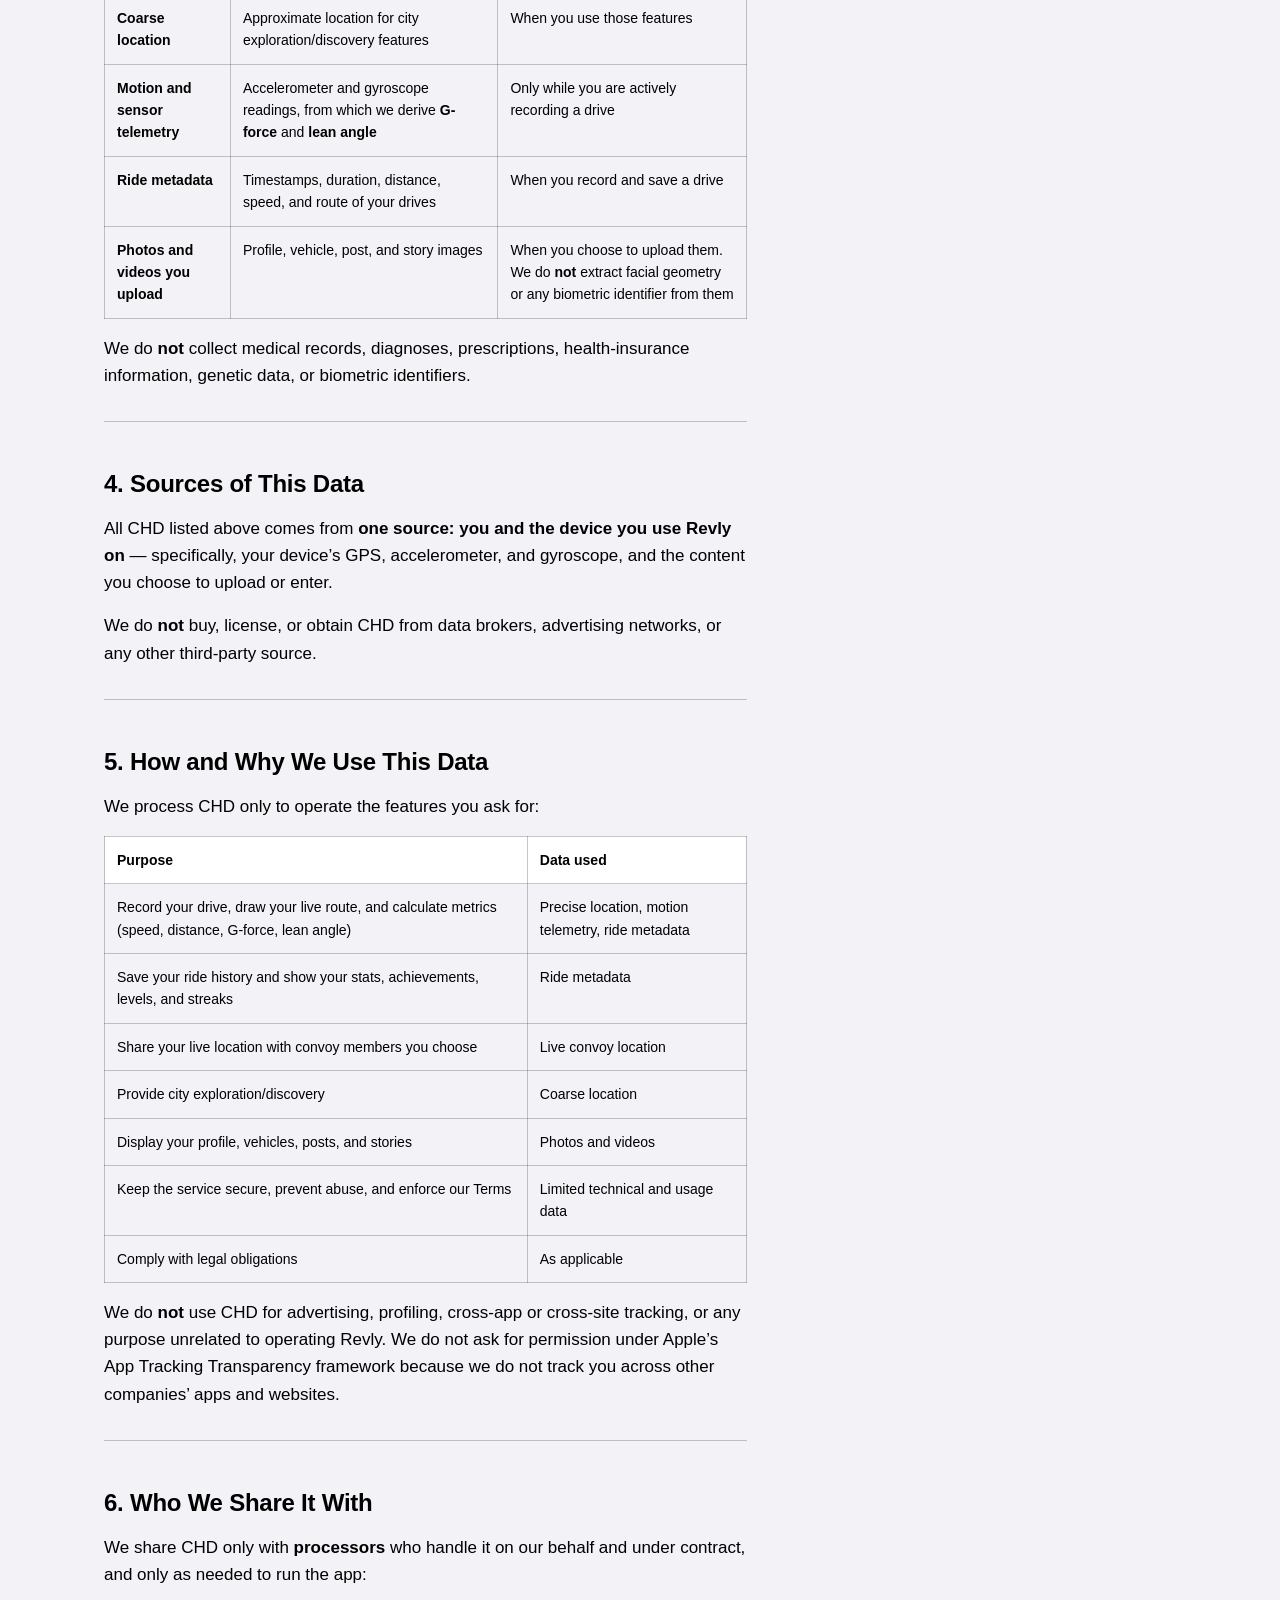
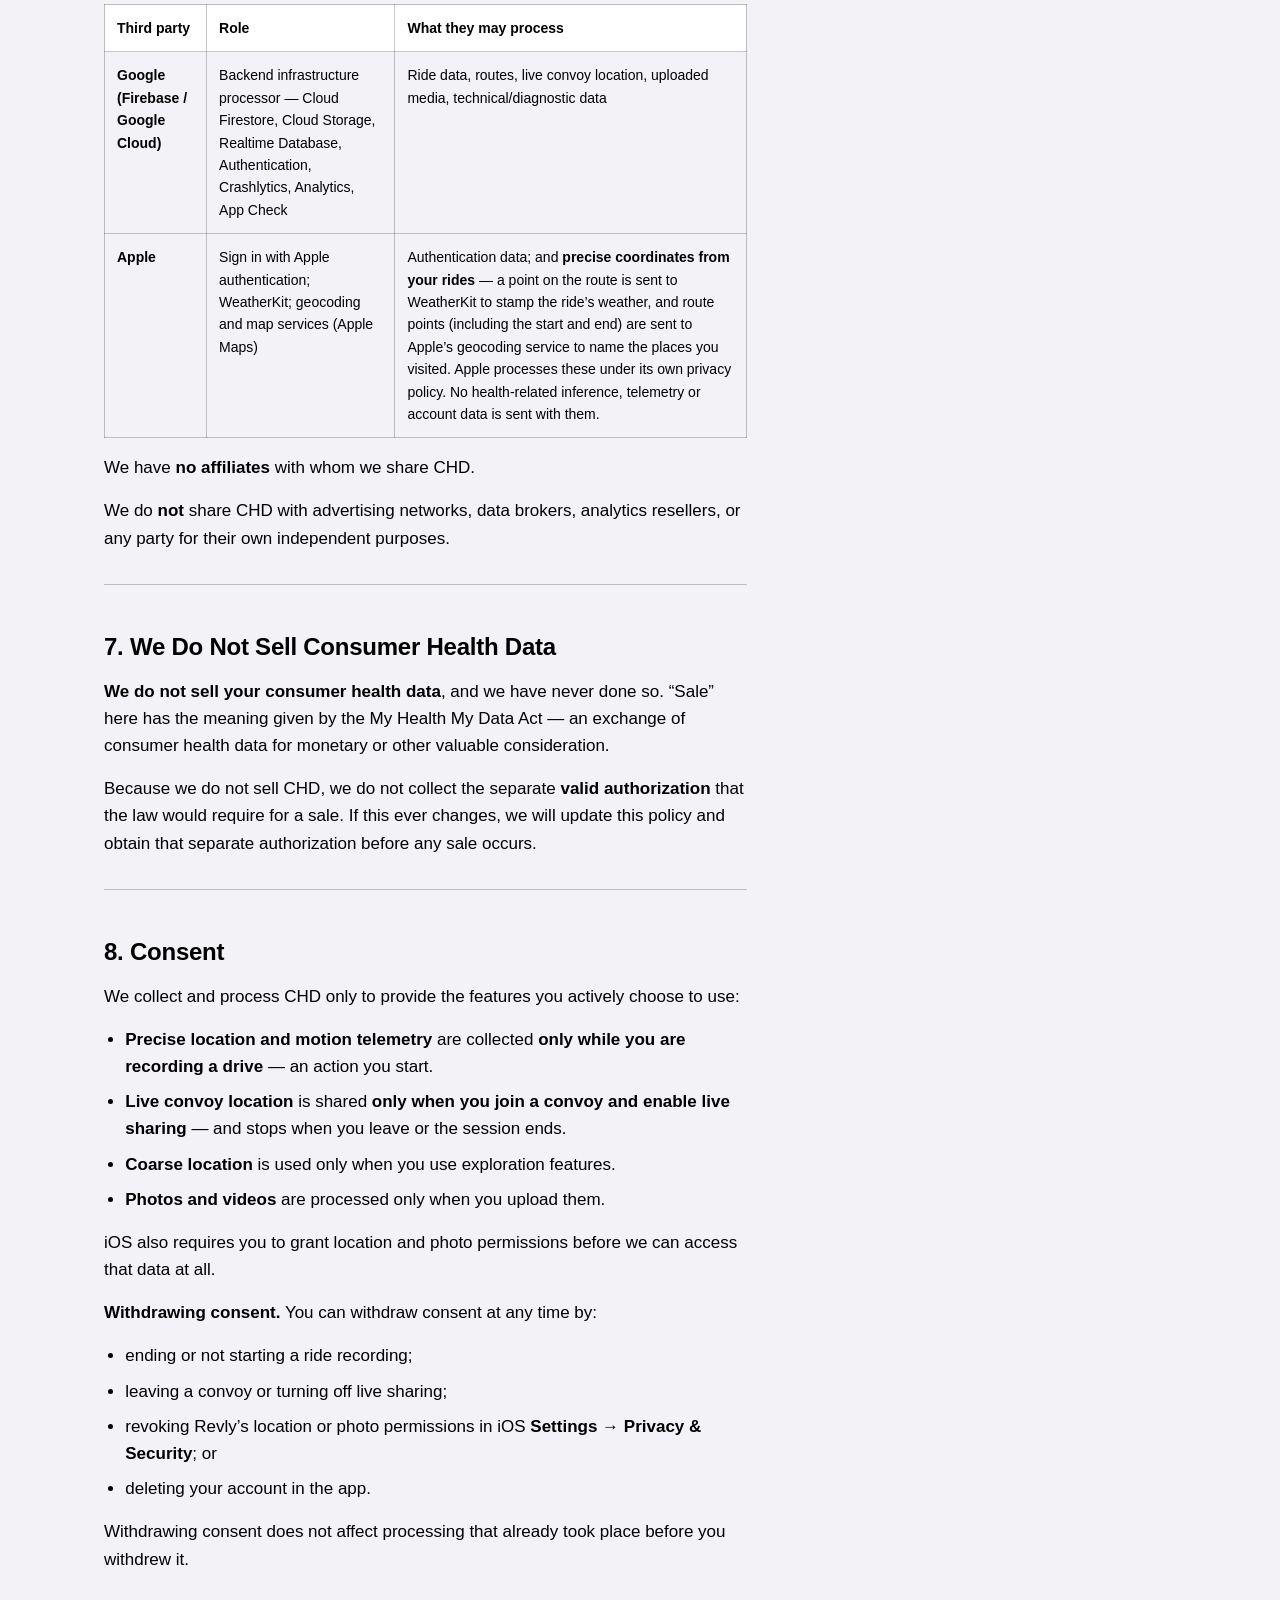
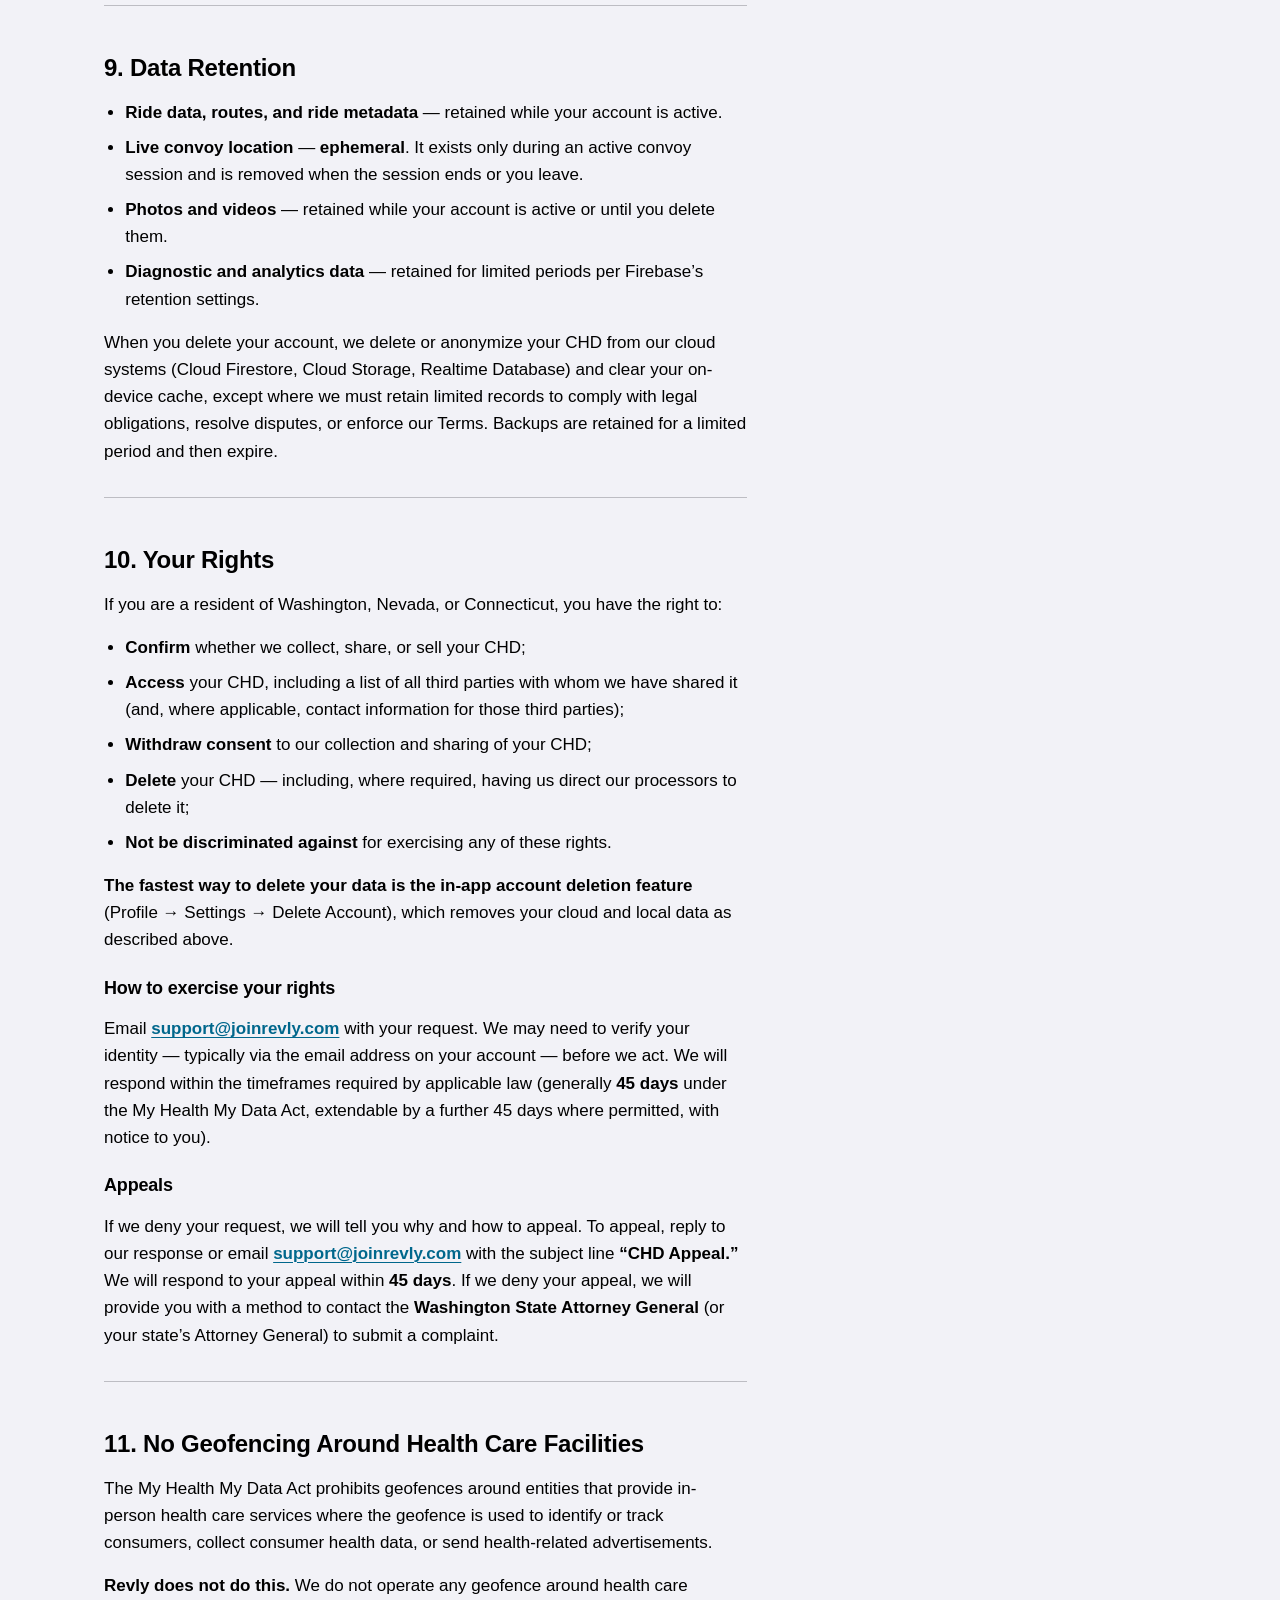
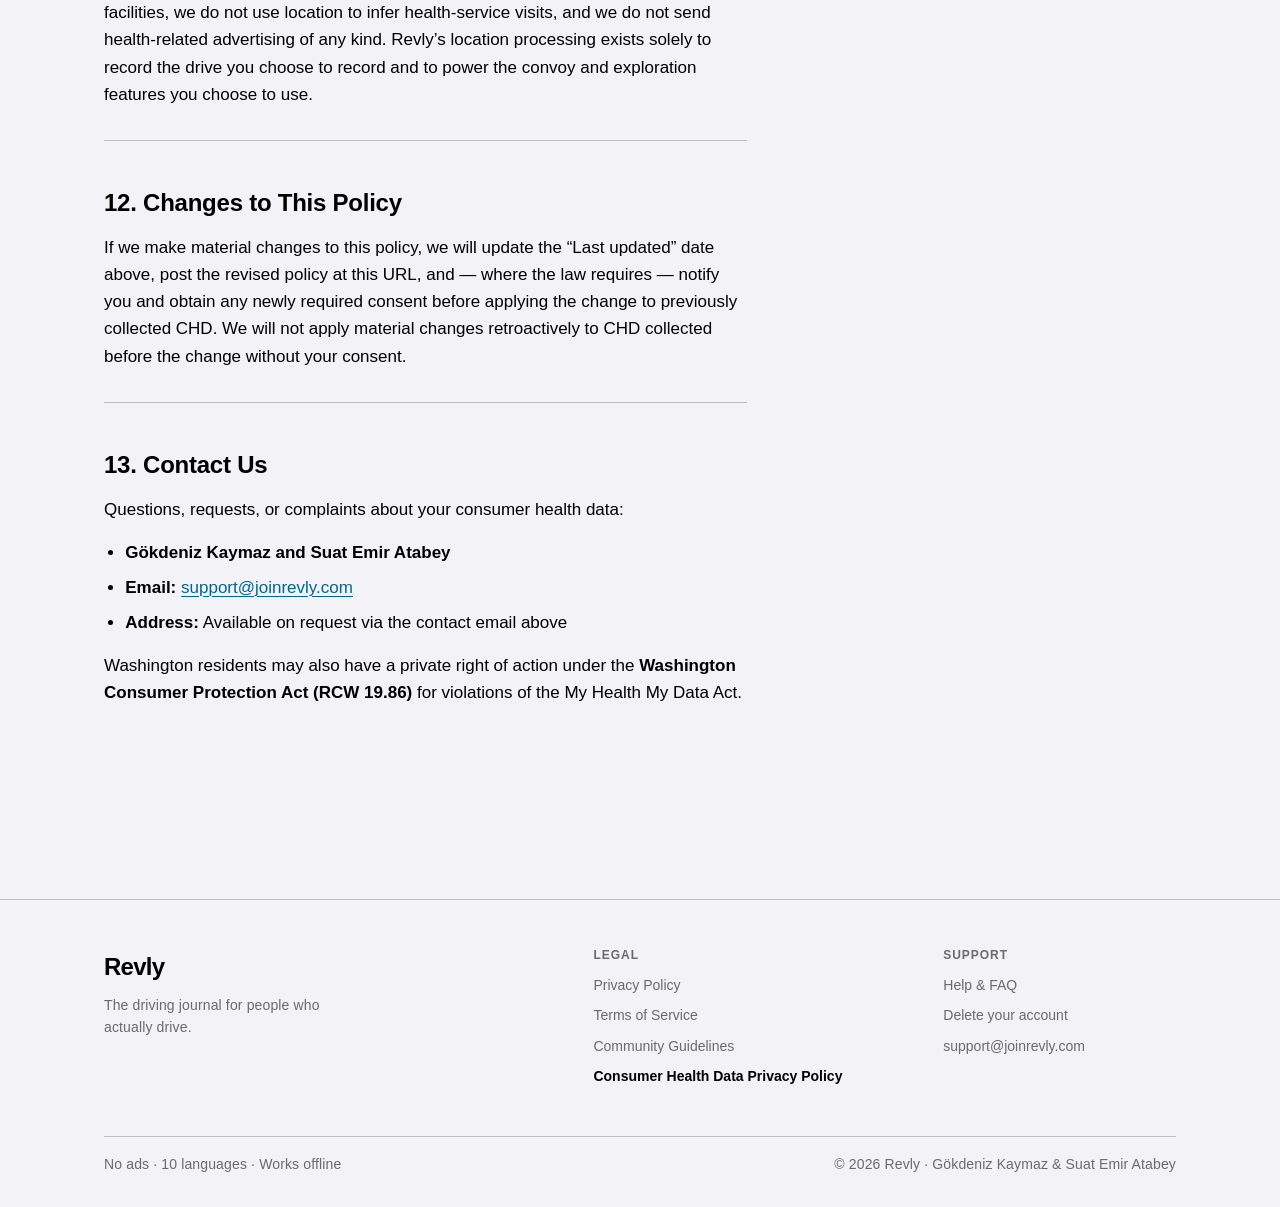
<file: consumer-health-data/index.html>
<!DOCTYPE html><html lang="en" data-astro-cid-hkbrpulz> <head><meta charset="utf-8"><meta name="viewport" content="width=device-width, initial-scale=1"><meta name="referrer" content="same-origin"><meta http-equiv="Content-Security-Policy" content="default-src 'none'; script-src 'sha256-HVQ1SP3uQ7brXAFo0SfhBGzuMK8qUH/ED1IWbSiOCRc='; style-src 'self'; img-src 'self'; base-uri 'none'; form-action 'none'; upgrade-insecure-requests"><title>Consumer Health Data Privacy Policy — Revly</title><meta name="description" content="For residents of Washington, Nevada and Connecticut."><link rel="canonical" href="https://joinrevly.com/consumer-health-data/"><link rel="icon" href="/favicon.svg" type="image/svg+xml"><link rel="apple-touch-icon" href="/apple-touch-icon.png"><meta name="theme-color" content="#f2f2f7" media="(prefers-color-scheme: light)"><meta name="theme-color" content="#000000" media="(prefers-color-scheme: dark)"><meta property="og:type" content="website"><meta property="og:site_name" content="Revly"><meta property="og:title" content="Consumer Health Data Privacy Policy — Revly"><meta property="og:description" content="For residents of Washington, Nevada and Connecticut."><meta property="og:url" content="https://joinrevly.com/consumer-health-data/"><meta property="og:image" content="https://joinrevly.com/og-legal.png"><meta property="og:image:width" content="1200"><meta property="og:image:height" content="630"><meta property="og:image:alt" content="Consumer Health Data Privacy Policy — Revly — Revly preview card"><meta name="twitter:card" content="summary_large_image"><link rel="stylesheet" href="/_astro/Base.BNwBgFU1.css"></head> <body data-astro-cid-hkbrpulz> <a class="visually-hidden skip" href="#main" data-astro-cid-hkbrpulz>Skip to content</a> <!--
      The only glass surface on the site. `Glass.swift` reserves the material
      for chrome floating over live content, and a page of glass cards would be
      both illegible and slow — so content stays on the paper plane.
    --> <header class="site glass" data-astro-cid-hkbrpulz> <div class="container bar" data-astro-cid-hkbrpulz> <a class="brand" href="/" aria-label="Revly home" data-astro-cid-hkbrpulz> <span class="wordmark" data-astro-cid-qisgtjgl>Revly</span> </a> <nav aria-label="Primary" data-astro-cid-hkbrpulz> <a href="/support" data-astro-cid-hkbrpulz> Support </a><a href="/privacy" data-astro-cid-hkbrpulz> Privacy </a><a href="/terms" data-astro-cid-hkbrpulz> Terms </a> </nav> </div> </header> <main id="main" class="container prose-page" data-astro-cid-hkbrpulz> <article class="prose"> <h1 id="revly-consumer-health-data-privacy-policy">Revly Consumer Health Data Privacy Policy</h1>
<p><strong>Effective date:</strong> 15 July 2026
<strong>Last updated:</strong> 18 August 2026</p>
<p>This Consumer Health Data Privacy Policy is a <strong>separate, supplemental policy</strong> that applies to residents of <strong>Washington State</strong> (under the My Health My Data Act, RCW 19.373), <strong>Nevada</strong> (under NRS Chapter 603A, as amended by SB 370), and <strong>Connecticut</strong> (under the Connecticut Data Privacy Act, as amended).</p>
<p>It explains how Revly handles data that those laws may treat as <strong>“consumer health data” (“CHD”)</strong>. It supplements — and does not replace — our general <a href="https://joinrevly.com/privacy">Privacy Policy</a>. Where this policy and the general Privacy Policy conflict <strong>for residents of those states</strong>, this policy controls with respect to CHD.</p>
<hr>
<h2 id="1-who-we-are">1. Who We Are</h2>
<ul>
<li><strong>Regulated entity / publishers:</strong> Gökdeniz Kaymaz and Suat Emir Atabey (joint controllers)</li>
<li><strong>App:</strong> Revly — a driving and ride-tracking journal and social application</li>
<li><strong>Contact email:</strong> <a href="mailto:support@joinrevly.com">support@joinrevly.com</a></li>
<li><strong>Address:</strong> Available on request via the contact email above</li>
</ul>
<p>We are a small independent developer team. We do not operate a health service, and Revly is not a medical, fitness, or health application.</p>
<hr>
<h2 id="2-why-a-driving-app-has-this-policy">2. Why a Driving App Has This Policy</h2>
<p>Revly is not a health app, and we do not set out to collect health information. However, the My Health My Data Act defines “consumer health data” <strong>very broadly</strong> — broadly enough that it can include <strong>precise location information</strong> and <strong>biometric or bodily-function data</strong>, because such data could, in theory, reveal something about a person’s health or their attempt to seek health services.</p>
<p>Because Revly records <strong>precise GPS location</strong> and <strong>motion-sensor telemetry</strong> while you record a drive, we take a cautious approach and treat the categories below as CHD for residents of the states listed above — even though this data is generated by driving, not by health care.</p>
<hr>
<h2 id="3-categories-of-consumer-health-data-we-collect">3. Categories of Consumer Health Data We Collect</h2>
<p>We treat the following as CHD for the purposes of this policy:</p>
<table>
<thead>
<tr>
<th>Category</th>
<th>What it is</th>
<th>When it’s collected</th>
</tr>
</thead>
<tbody>
<tr>
<td><strong>Precise location (GPS)</strong></td>
<td>Your position and route while recording a drive</td>
<td>Only while you are actively recording a drive</td>
</tr>
<tr>
<td><strong>Live convoy location</strong></td>
<td>Your real-time precise position shared with convoy members</td>
<td>Only while you are in an active convoy with live sharing enabled</td>
</tr>
<tr>
<td><strong>Coarse location</strong></td>
<td>Approximate location for city exploration/discovery features</td>
<td>When you use those features</td>
</tr>
<tr>
<td><strong>Motion and sensor telemetry</strong></td>
<td>Accelerometer and gyroscope readings, from which we derive <strong>G-force</strong> and <strong>lean angle</strong></td>
<td>Only while you are actively recording a drive</td>
</tr>
<tr>
<td><strong>Ride metadata</strong></td>
<td>Timestamps, duration, distance, speed, and route of your drives</td>
<td>When you record and save a drive</td>
</tr>
<tr>
<td><strong>Photos and videos you upload</strong></td>
<td>Profile, vehicle, post, and story images</td>
<td>When you choose to upload them. We do <strong>not</strong> extract facial geometry or any biometric identifier from them</td>
</tr>
</tbody>
</table>
<p>We do <strong>not</strong> collect medical records, diagnoses, prescriptions, health-insurance information, genetic data, or biometric identifiers.</p>
<hr>
<h2 id="4-sources-of-this-data">4. Sources of This Data</h2>
<p>All CHD listed above comes from <strong>one source: you and the device you use Revly on</strong> — specifically, your device’s GPS, accelerometer, and gyroscope, and the content you choose to upload or enter.</p>
<p>We do <strong>not</strong> buy, license, or obtain CHD from data brokers, advertising networks, or any other third-party source.</p>
<hr>
<h2 id="5-how-and-why-we-use-this-data">5. How and Why We Use This Data</h2>
<p>We process CHD only to operate the features you ask for:</p>
<table>
<thead>
<tr>
<th>Purpose</th>
<th>Data used</th>
</tr>
</thead>
<tbody>
<tr>
<td>Record your drive, draw your live route, and calculate metrics (speed, distance, G-force, lean angle)</td>
<td>Precise location, motion telemetry, ride metadata</td>
</tr>
<tr>
<td>Save your ride history and show your stats, achievements, levels, and streaks</td>
<td>Ride metadata</td>
</tr>
<tr>
<td>Share your live location with convoy members you choose</td>
<td>Live convoy location</td>
</tr>
<tr>
<td>Provide city exploration/discovery</td>
<td>Coarse location</td>
</tr>
<tr>
<td>Display your profile, vehicles, posts, and stories</td>
<td>Photos and videos</td>
</tr>
<tr>
<td>Keep the service secure, prevent abuse, and enforce our Terms</td>
<td>Limited technical and usage data</td>
</tr>
<tr>
<td>Comply with legal obligations</td>
<td>As applicable</td>
</tr>
</tbody>
</table>
<p>We do <strong>not</strong> use CHD for advertising, profiling, cross-app or cross-site tracking, or any purpose unrelated to operating Revly. We do not ask for permission under Apple’s App Tracking Transparency framework because we do not track you across other companies’ apps and websites.</p>
<hr>
<h2 id="6-who-we-share-it-with">6. Who We Share It With</h2>
<p>We share CHD only with <strong>processors</strong> who handle it on our behalf and under contract, and only as needed to run the app:</p>
<table>
<thead>
<tr>
<th>Third party</th>
<th>Role</th>
<th>What they may process</th>
</tr>
</thead>
<tbody>
<tr>
<td><strong>Google (Firebase / Google Cloud)</strong></td>
<td>Backend infrastructure processor — Cloud Firestore, Cloud Storage, Realtime Database, Authentication, Crashlytics, Analytics, App Check</td>
<td>Ride data, routes, live convoy location, uploaded media, technical/diagnostic data</td>
</tr>
<tr>
<td><strong>Apple</strong></td>
<td>Sign in with Apple authentication; WeatherKit; geocoding and map services (Apple Maps)</td>
<td>Authentication data; and <strong>precise coordinates from your rides</strong> — a point on the route is sent to WeatherKit to stamp the ride’s weather, and route points (including the start and end) are sent to Apple’s geocoding service to name the places you visited. Apple processes these under its own privacy policy. No health-related inference, telemetry or account data is sent with them.</td>
</tr>
</tbody>
</table>
<p>We have <strong>no affiliates</strong> with whom we share CHD.</p>
<p>We do <strong>not</strong> share CHD with advertising networks, data brokers, analytics resellers, or any party for their own independent purposes.</p>
<hr>
<h2 id="7-we-do-not-sell-consumer-health-data">7. We Do Not Sell Consumer Health Data</h2>
<p><strong>We do not sell your consumer health data</strong>, and we have never done so. “Sale” here has the meaning given by the My Health My Data Act — an exchange of consumer health data for monetary or other valuable consideration.</p>
<p>Because we do not sell CHD, we do not collect the separate <strong>valid authorization</strong> that the law would require for a sale. If this ever changes, we will update this policy and obtain that separate authorization before any sale occurs.</p>
<hr>
<h2 id="8-consent">8. Consent</h2>
<p>We collect and process CHD only to provide the features you actively choose to use:</p>
<ul>
<li><strong>Precise location and motion telemetry</strong> are collected <strong>only while you are recording a drive</strong> — an action you start.</li>
<li><strong>Live convoy location</strong> is shared <strong>only when you join a convoy and enable live sharing</strong> — and stops when you leave or the session ends.</li>
<li><strong>Coarse location</strong> is used only when you use exploration features.</li>
<li><strong>Photos and videos</strong> are processed only when you upload them.</li>
</ul>
<p>iOS also requires you to grant location and photo permissions before we can access that data at all.</p>
<p><strong>Withdrawing consent.</strong> You can withdraw consent at any time by:</p>
<ul>
<li>ending or not starting a ride recording;</li>
<li>leaving a convoy or turning off live sharing;</li>
<li>revoking Revly’s location or photo permissions in iOS <strong>Settings → Privacy &amp; Security</strong>; or</li>
<li>deleting your account in the app.</li>
</ul>
<p>Withdrawing consent does not affect processing that already took place before you withdrew it.</p>
<hr>
<h2 id="9-data-retention">9. Data Retention</h2>
<ul>
<li><strong>Ride data, routes, and ride metadata</strong> — retained while your account is active.</li>
<li><strong>Live convoy location</strong> — <strong>ephemeral</strong>. It exists only during an active convoy session and is removed when the session ends or you leave.</li>
<li><strong>Photos and videos</strong> — retained while your account is active or until you delete them.</li>
<li><strong>Diagnostic and analytics data</strong> — retained for limited periods per Firebase’s retention settings.</li>
</ul>
<p>When you delete your account, we delete or anonymize your CHD from our cloud systems (Cloud Firestore, Cloud Storage, Realtime Database) and clear your on-device cache, except where we must retain limited records to comply with legal obligations, resolve disputes, or enforce our Terms. Backups are retained for a limited period and then expire.</p>
<hr>
<h2 id="10-your-rights">10. Your Rights</h2>
<p>If you are a resident of Washington, Nevada, or Connecticut, you have the right to:</p>
<ul>
<li><strong>Confirm</strong> whether we collect, share, or sell your CHD;</li>
<li><strong>Access</strong> your CHD, including a list of all third parties with whom we have shared it (and, where applicable, contact information for those third parties);</li>
<li><strong>Withdraw consent</strong> to our collection and sharing of your CHD;</li>
<li><strong>Delete</strong> your CHD — including, where required, having us direct our processors to delete it;</li>
<li><strong>Not be discriminated against</strong> for exercising any of these rights.</li>
</ul>
<p><strong>The fastest way to delete your data is the in-app account deletion feature</strong> (Profile → Settings → Delete Account), which removes your cloud and local data as described above.</p>
<h3 id="how-to-exercise-your-rights">How to exercise your rights</h3>
<p>Email <strong><a href="mailto:support@joinrevly.com">support@joinrevly.com</a></strong> with your request. We may need to verify your identity — typically via the email address on your account — before we act. We will respond within the timeframes required by applicable law (generally <strong>45 days</strong> under the My Health My Data Act, extendable by a further 45 days where permitted, with notice to you).</p>
<h3 id="appeals">Appeals</h3>
<p>If we deny your request, we will tell you why and how to appeal. To appeal, reply to our response or email <strong><a href="mailto:support@joinrevly.com">support@joinrevly.com</a></strong> with the subject line <strong>“CHD Appeal.”</strong> We will respond to your appeal within <strong>45 days</strong>. If we deny your appeal, we will provide you with a method to contact the <strong>Washington State Attorney General</strong> (or your state’s Attorney General) to submit a complaint.</p>
<hr>
<h2 id="11-no-geofencing-around-health-care-facilities">11. No Geofencing Around Health Care Facilities</h2>
<p>The My Health My Data Act prohibits geofences around entities that provide in-person health care services where the geofence is used to identify or track consumers, collect consumer health data, or send health-related advertisements.</p>
<p><strong>Revly does not do this.</strong> We do not operate any geofence around health care facilities, we do not use location to infer health-service visits, and we do not send health-related advertising of any kind. Revly’s location processing exists solely to record the drive you choose to record and to power the convoy and exploration features you choose to use.</p>
<hr>
<h2 id="12-changes-to-this-policy">12. Changes to This Policy</h2>
<p>If we make material changes to this policy, we will update the “Last updated” date above, post the revised policy at this URL, and — where the law requires — notify you and obtain any newly required consent before applying the change to previously collected CHD. We will not apply material changes retroactively to CHD collected before the change without your consent.</p>
<hr>
<h2 id="13-contact-us">13. Contact Us</h2>
<p>Questions, requests, or complaints about your consumer health data:</p>
<ul>
<li><strong>Gökdeniz Kaymaz and Suat Emir Atabey</strong></li>
<li><strong>Email:</strong> <a href="mailto:support@joinrevly.com">support@joinrevly.com</a></li>
<li><strong>Address:</strong> Available on request via the contact email above</li>
</ul>
<p>Washington residents may also have a private right of action under the <strong>Washington Consumer Protection Act (RCW 19.86)</strong> for violations of the My Health My Data Act.</p>
 </article>  </main> <footer class="site-footer" data-astro-cid-hkbrpulz> <div class="container" data-astro-cid-hkbrpulz> <div class="footer-top" data-astro-cid-hkbrpulz> <div class="footer-brand" data-astro-cid-hkbrpulz> <span class="wordmark wordmark--lg" data-astro-cid-qisgtjgl>Revly</span> <p class="meta" data-astro-cid-hkbrpulz>The driving journal for people who actually drive.</p> </div> <nav class="footer-links" aria-label="Legal" data-astro-cid-hkbrpulz> <h2 class="eyebrow" data-astro-cid-hkbrpulz>Legal</h2> <ul data-astro-cid-hkbrpulz> <li data-astro-cid-hkbrpulz> <a href="/privacy" data-astro-cid-hkbrpulz> Privacy Policy </a> </li><li data-astro-cid-hkbrpulz> <a href="/terms" data-astro-cid-hkbrpulz> Terms of Service </a> </li><li data-astro-cid-hkbrpulz> <a href="/community-guidelines" data-astro-cid-hkbrpulz> Community Guidelines </a> </li><li data-astro-cid-hkbrpulz> <a href="/consumer-health-data" aria-current="page" data-astro-cid-hkbrpulz> Consumer Health Data Privacy Policy </a> </li> </ul> </nav> <nav class="footer-links" aria-label="Support" data-astro-cid-hkbrpulz> <h2 class="eyebrow" data-astro-cid-hkbrpulz>Support</h2> <ul data-astro-cid-hkbrpulz> <li data-astro-cid-hkbrpulz> <a href="/support" data-astro-cid-hkbrpulz>
Help &amp; FAQ
</a> </li>  <li data-astro-cid-hkbrpulz> <a href="/support#delete-your-account" data-astro-cid-hkbrpulz>Delete your account</a> </li> <li data-astro-cid-hkbrpulz><a href="mailto:support@joinrevly.com" data-astro-cid-hkbrpulz>support@joinrevly.com</a></li> </ul> </nav> </div> <div class="colophon" data-astro-cid-hkbrpulz>  <p class="meta" data-astro-cid-hkbrpulz>No ads · 10 languages · Works offline</p> <p class="meta" data-astro-cid-hkbrpulz>© 2026 Revly · Gökdeniz Kaymaz &amp; Suat Emir Atabey</p> </div> </div> </footer> </body> </html>
</file>
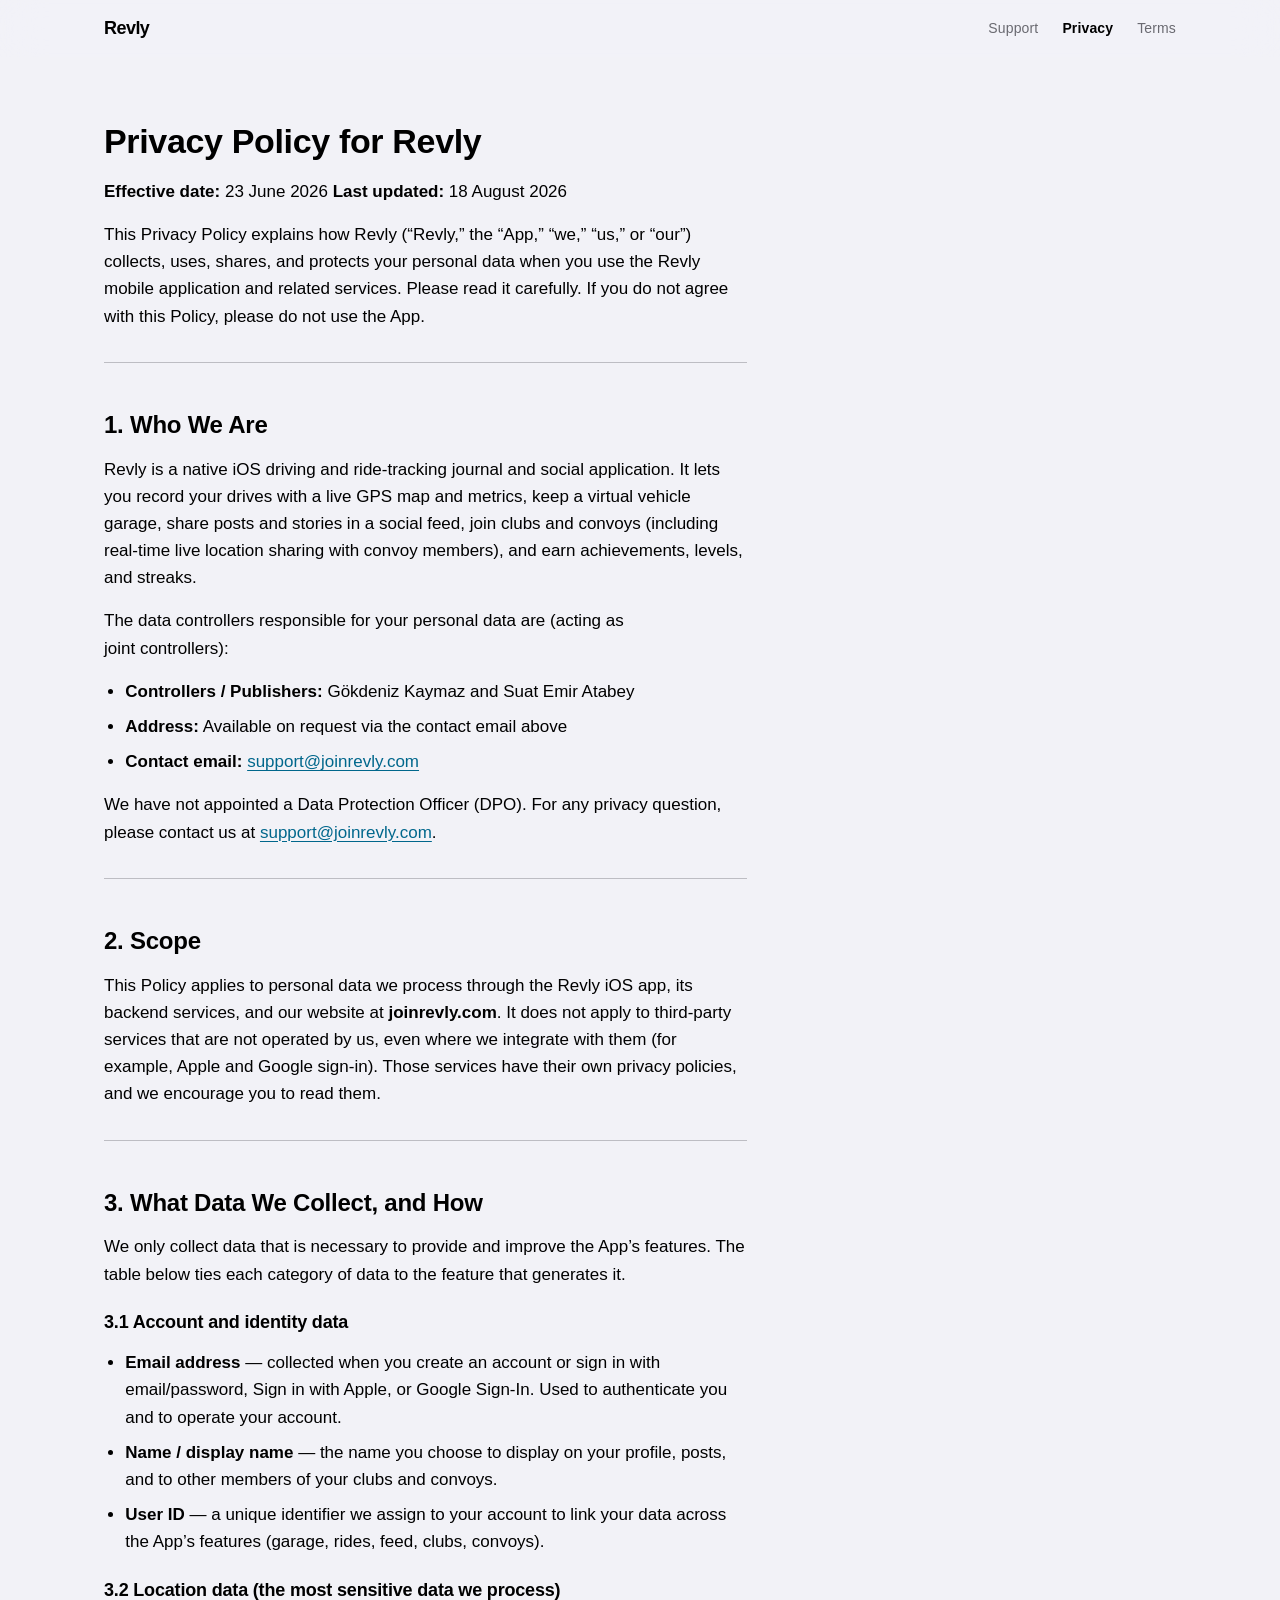
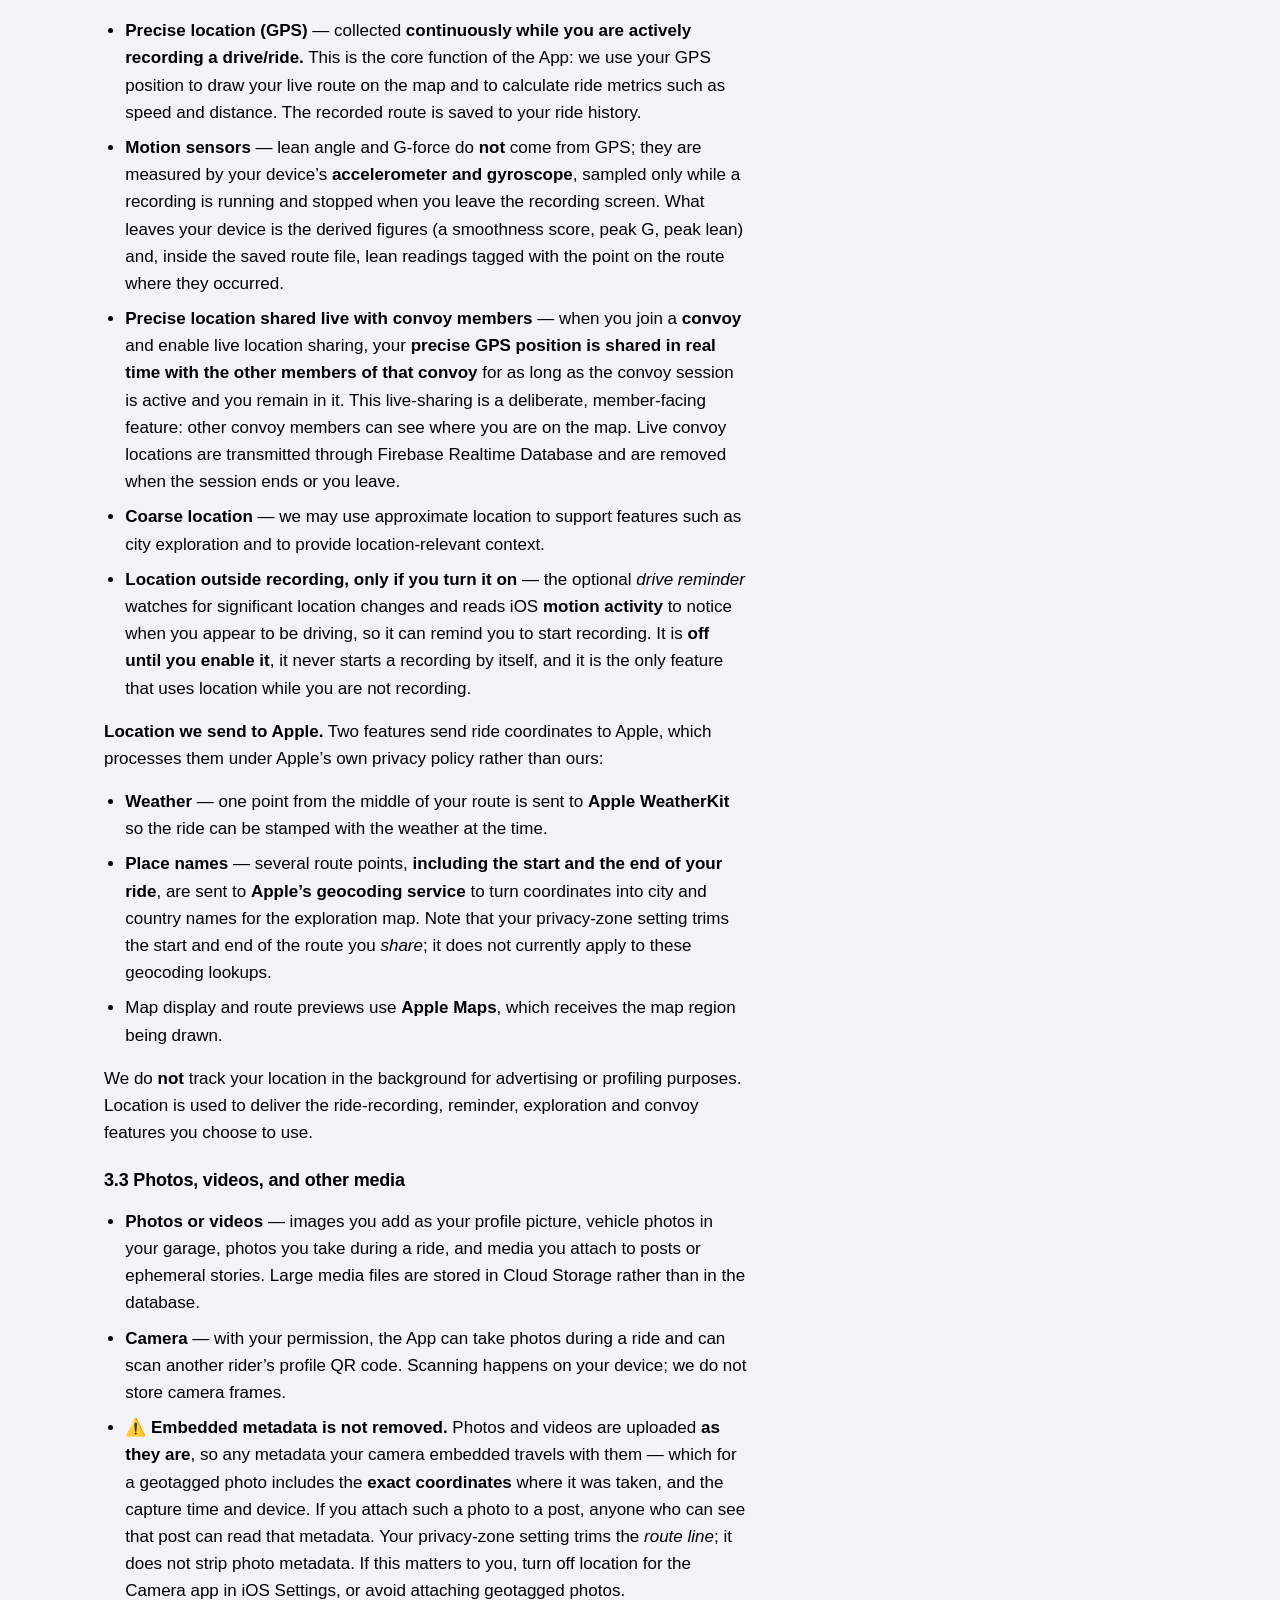
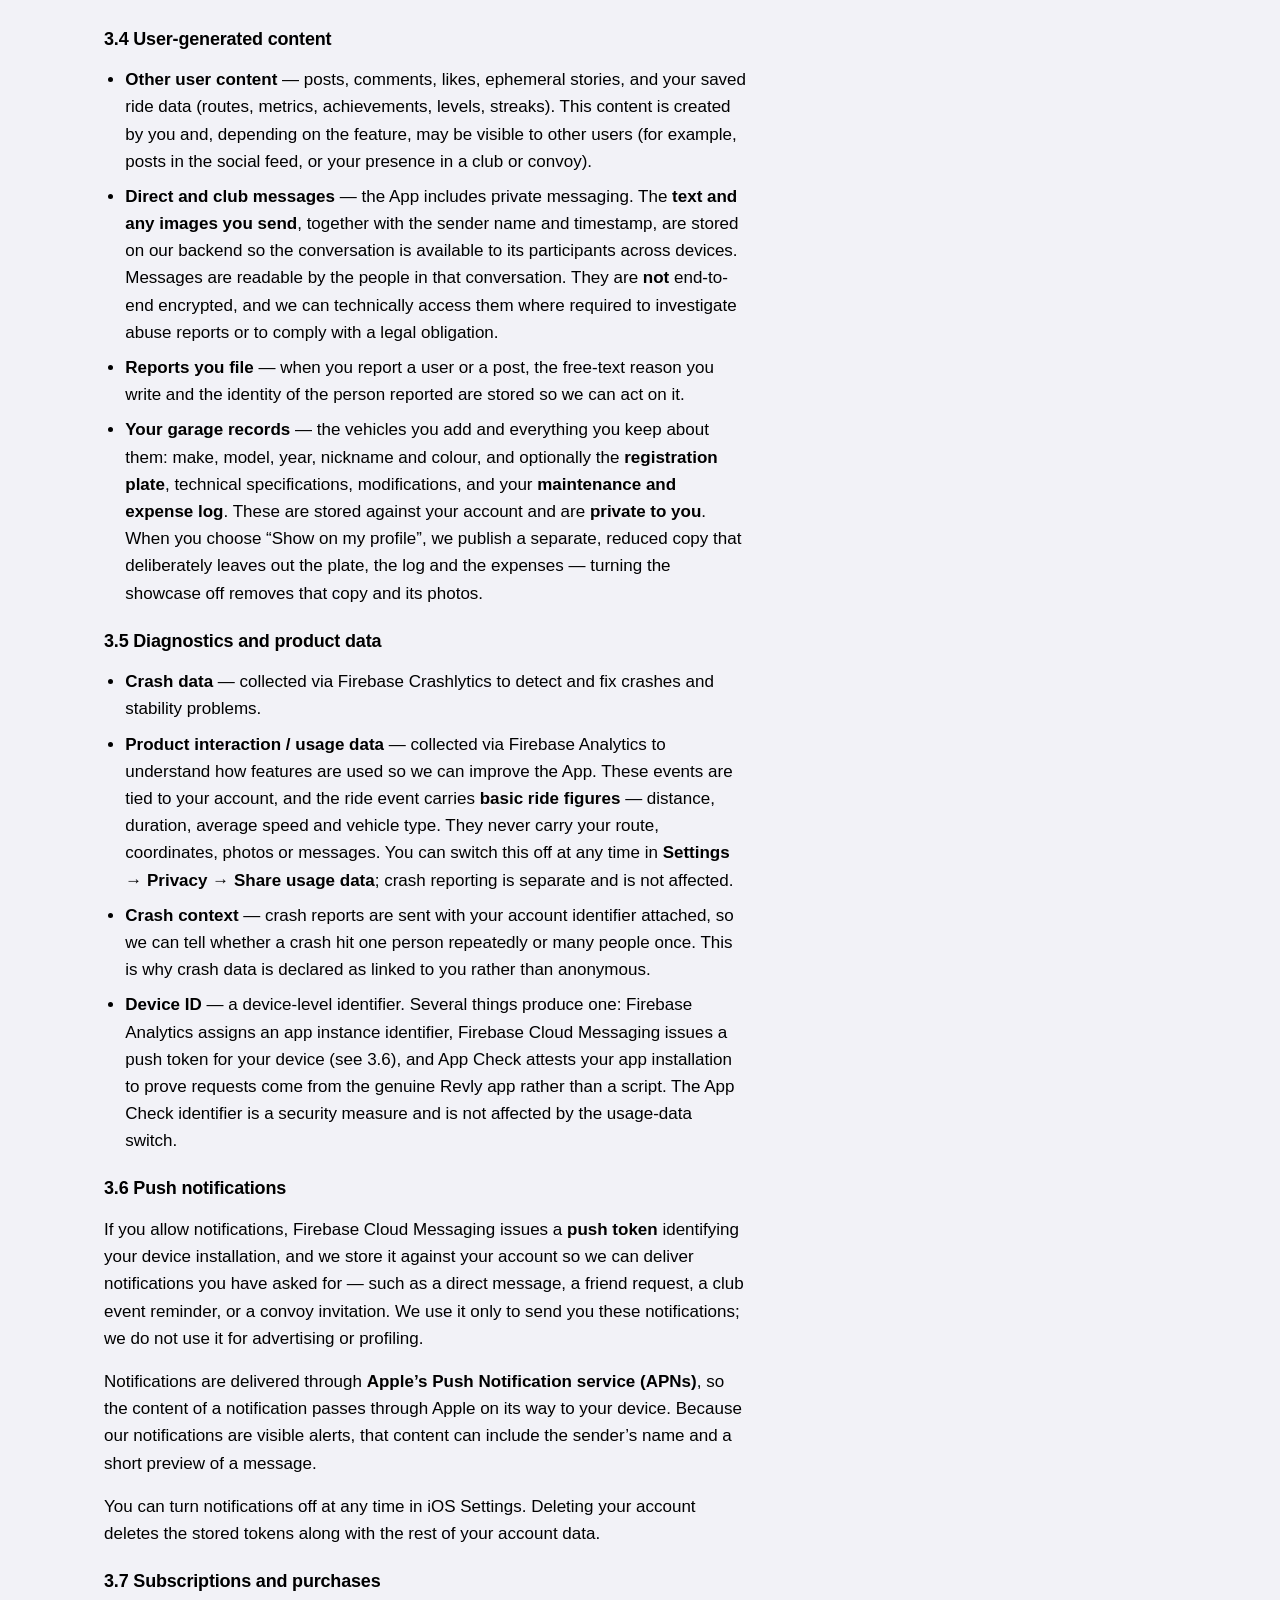
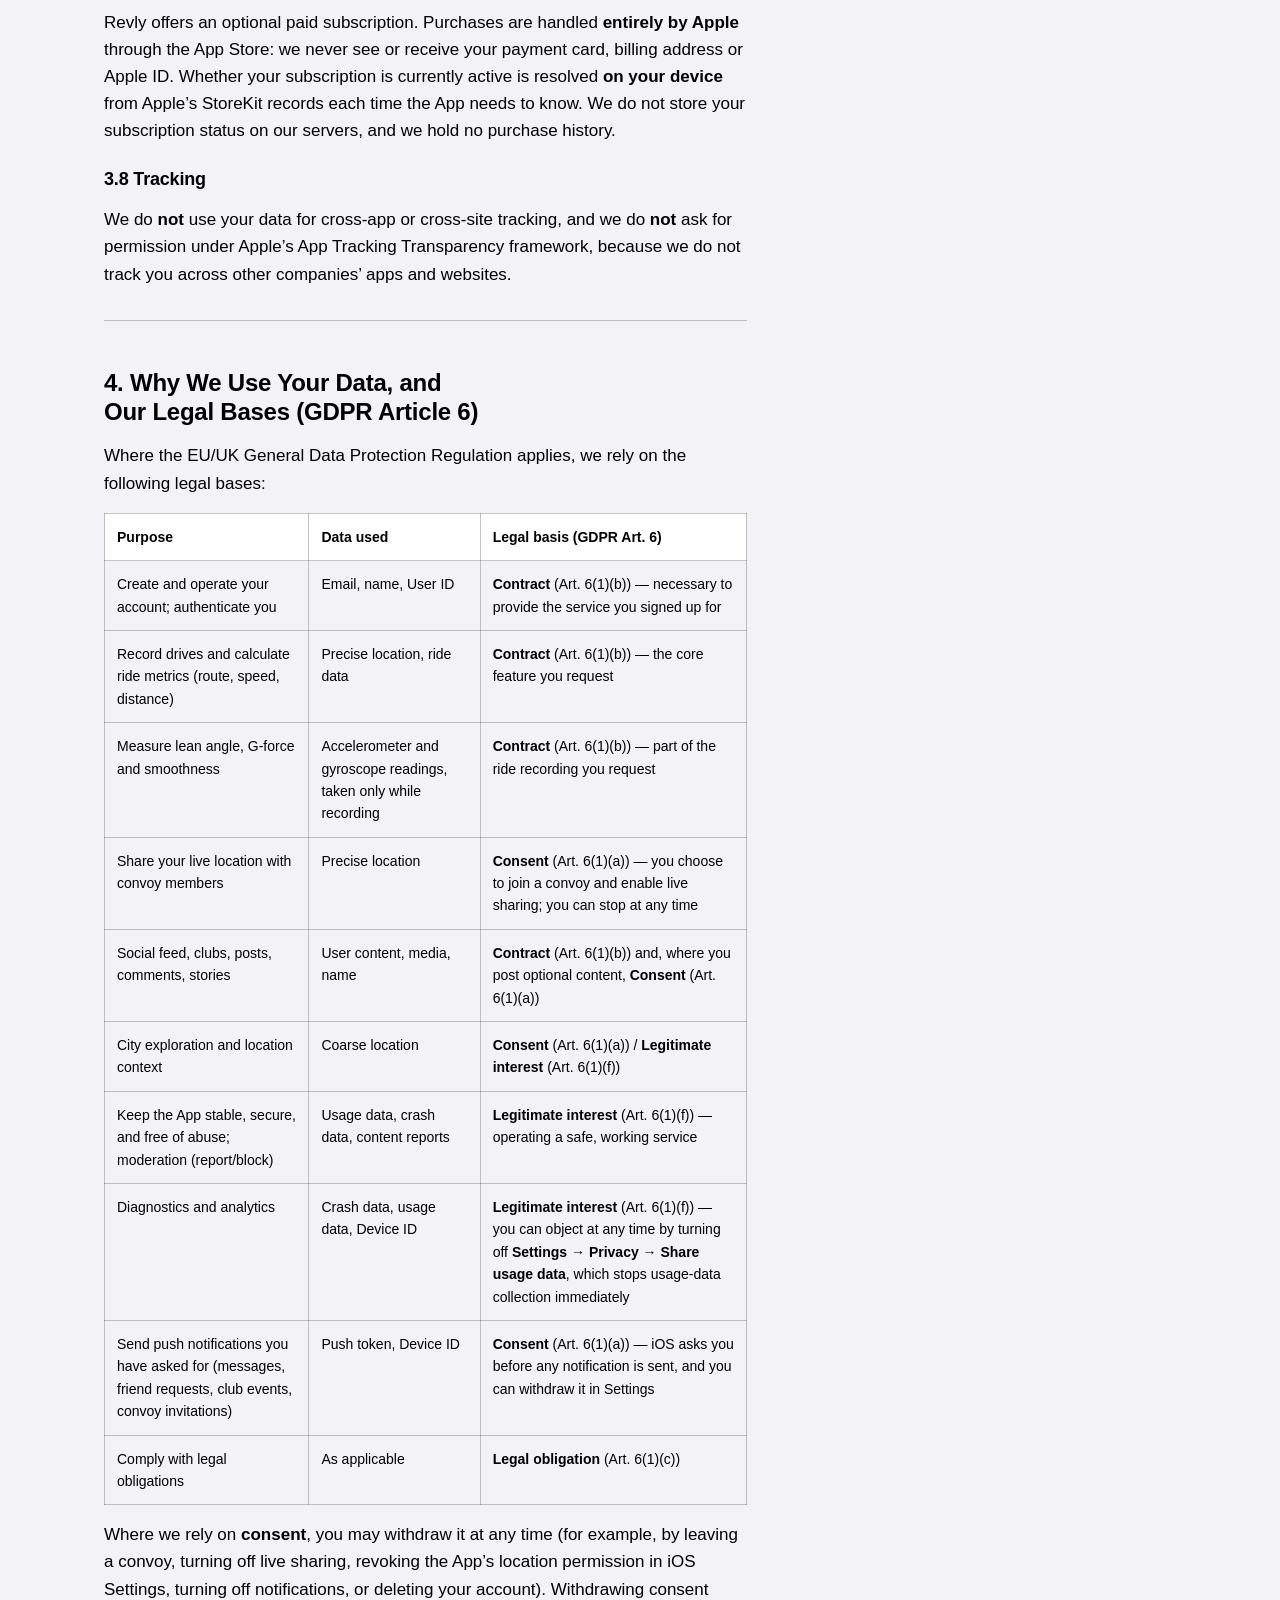
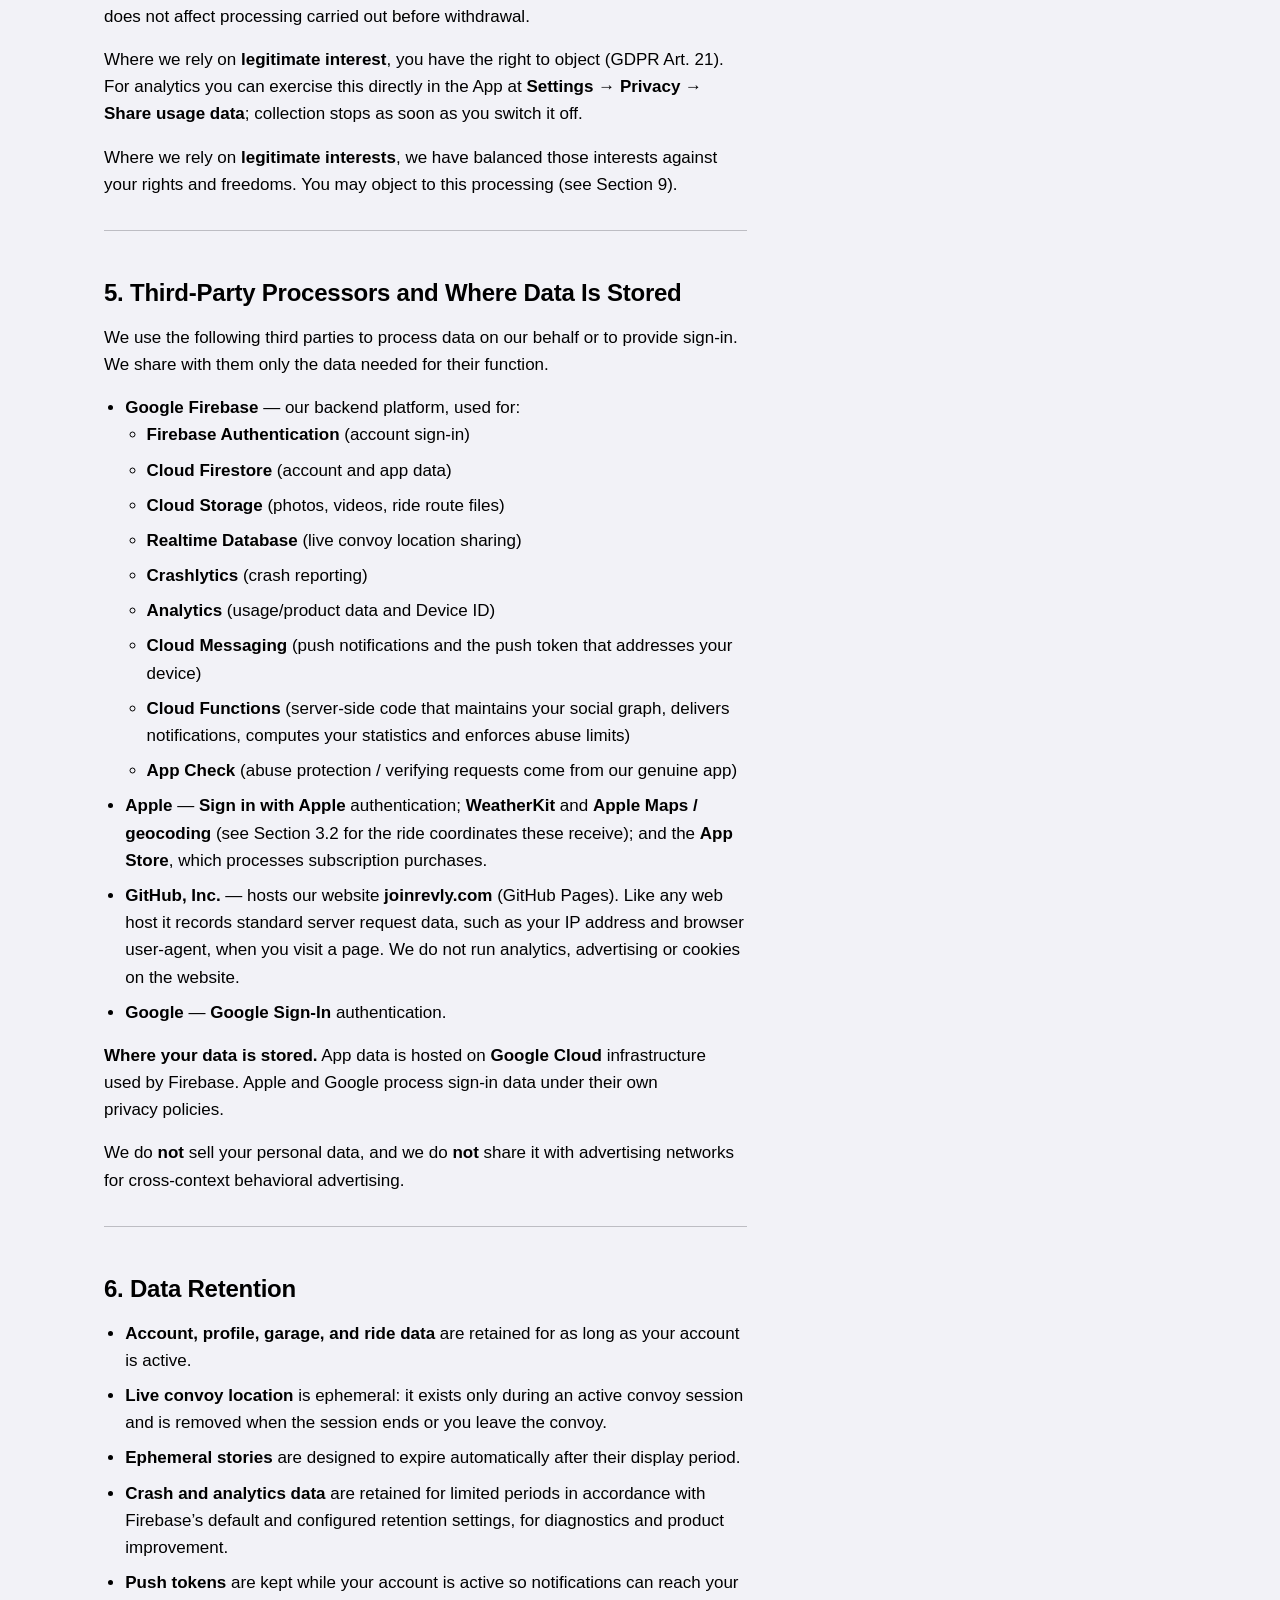
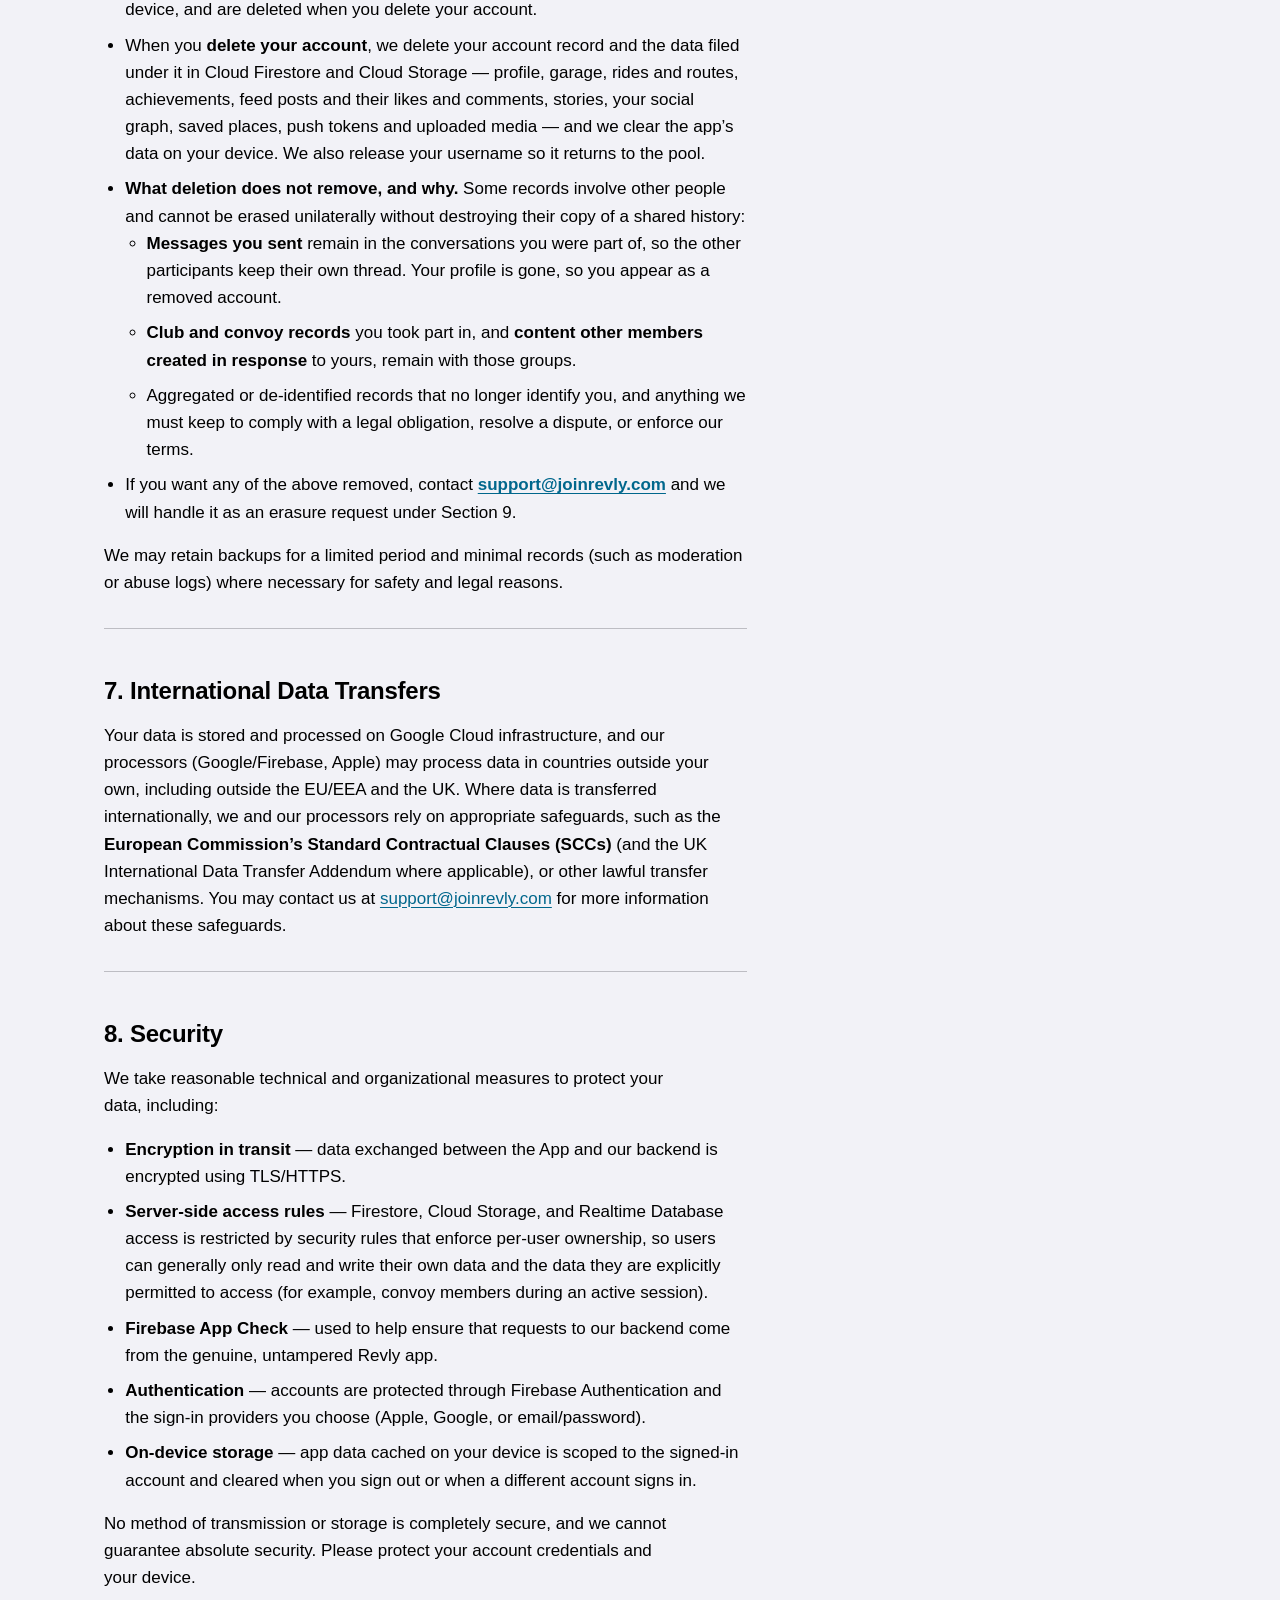
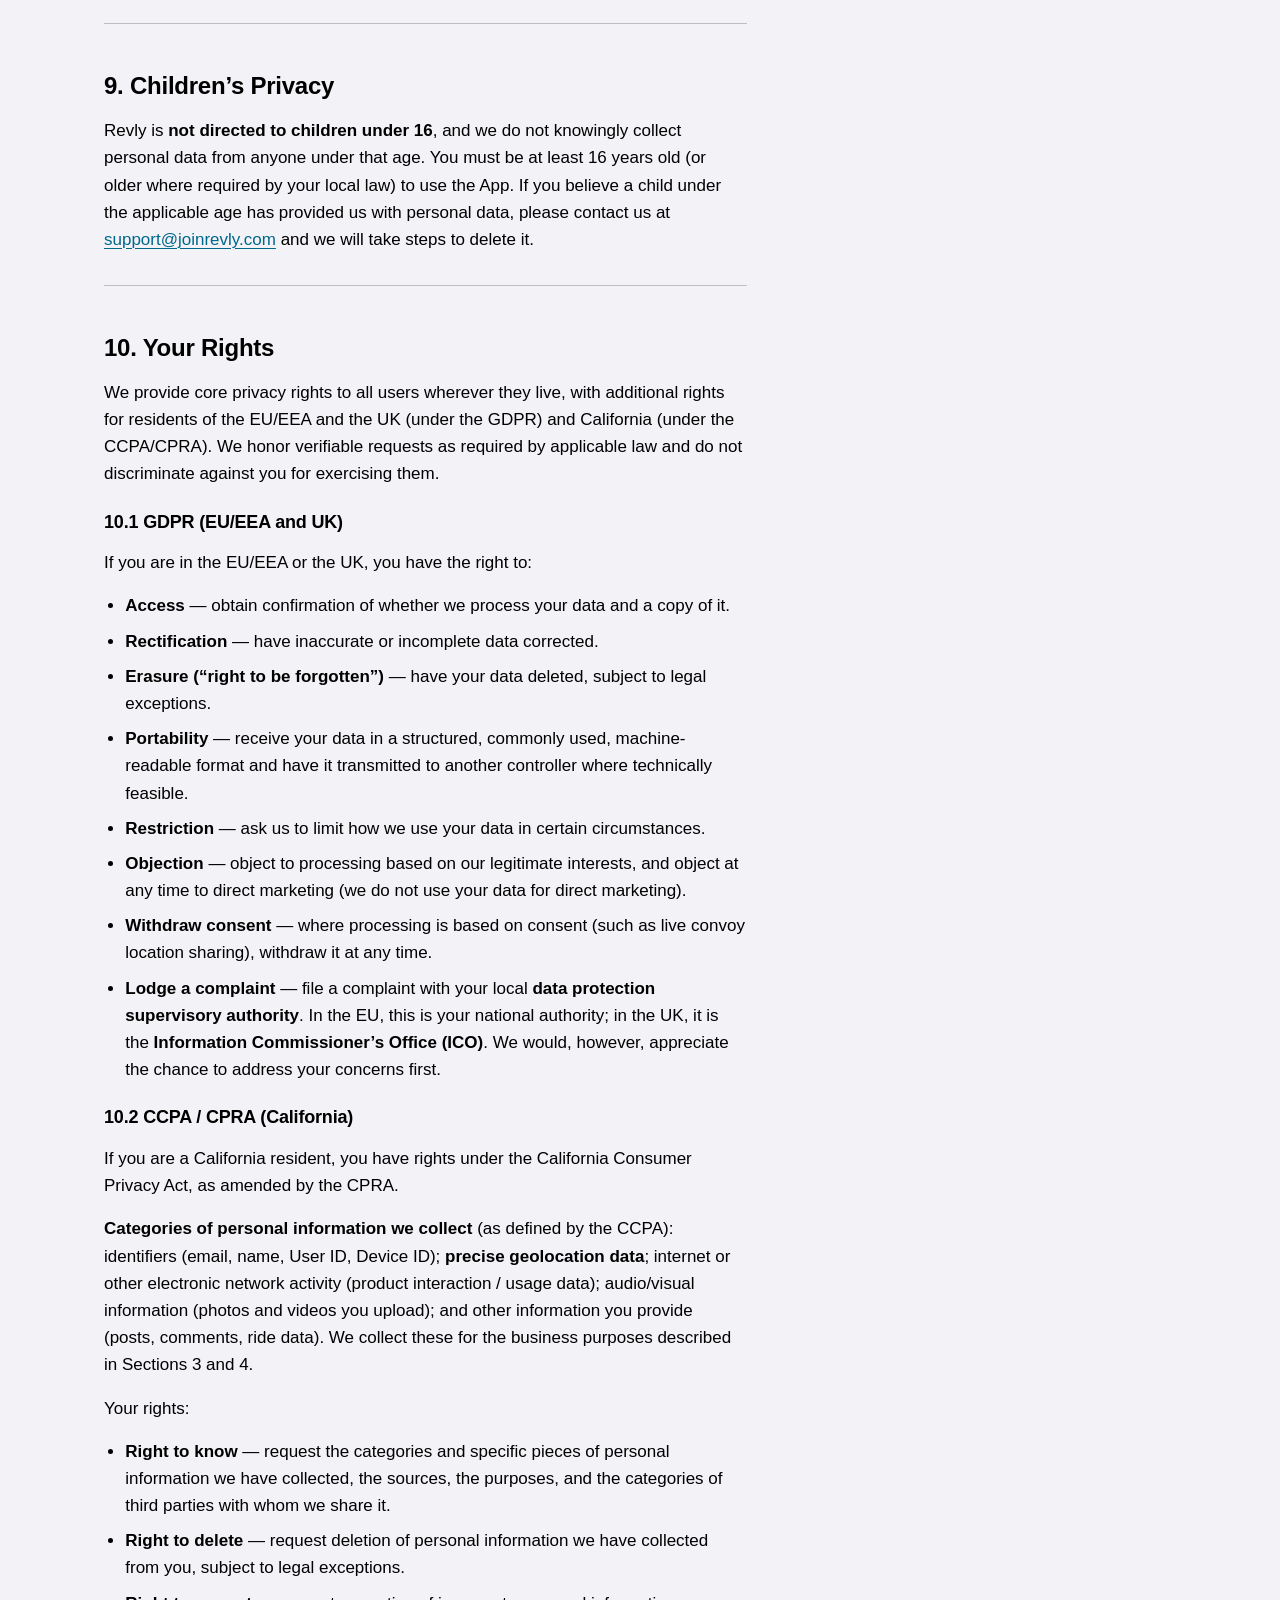
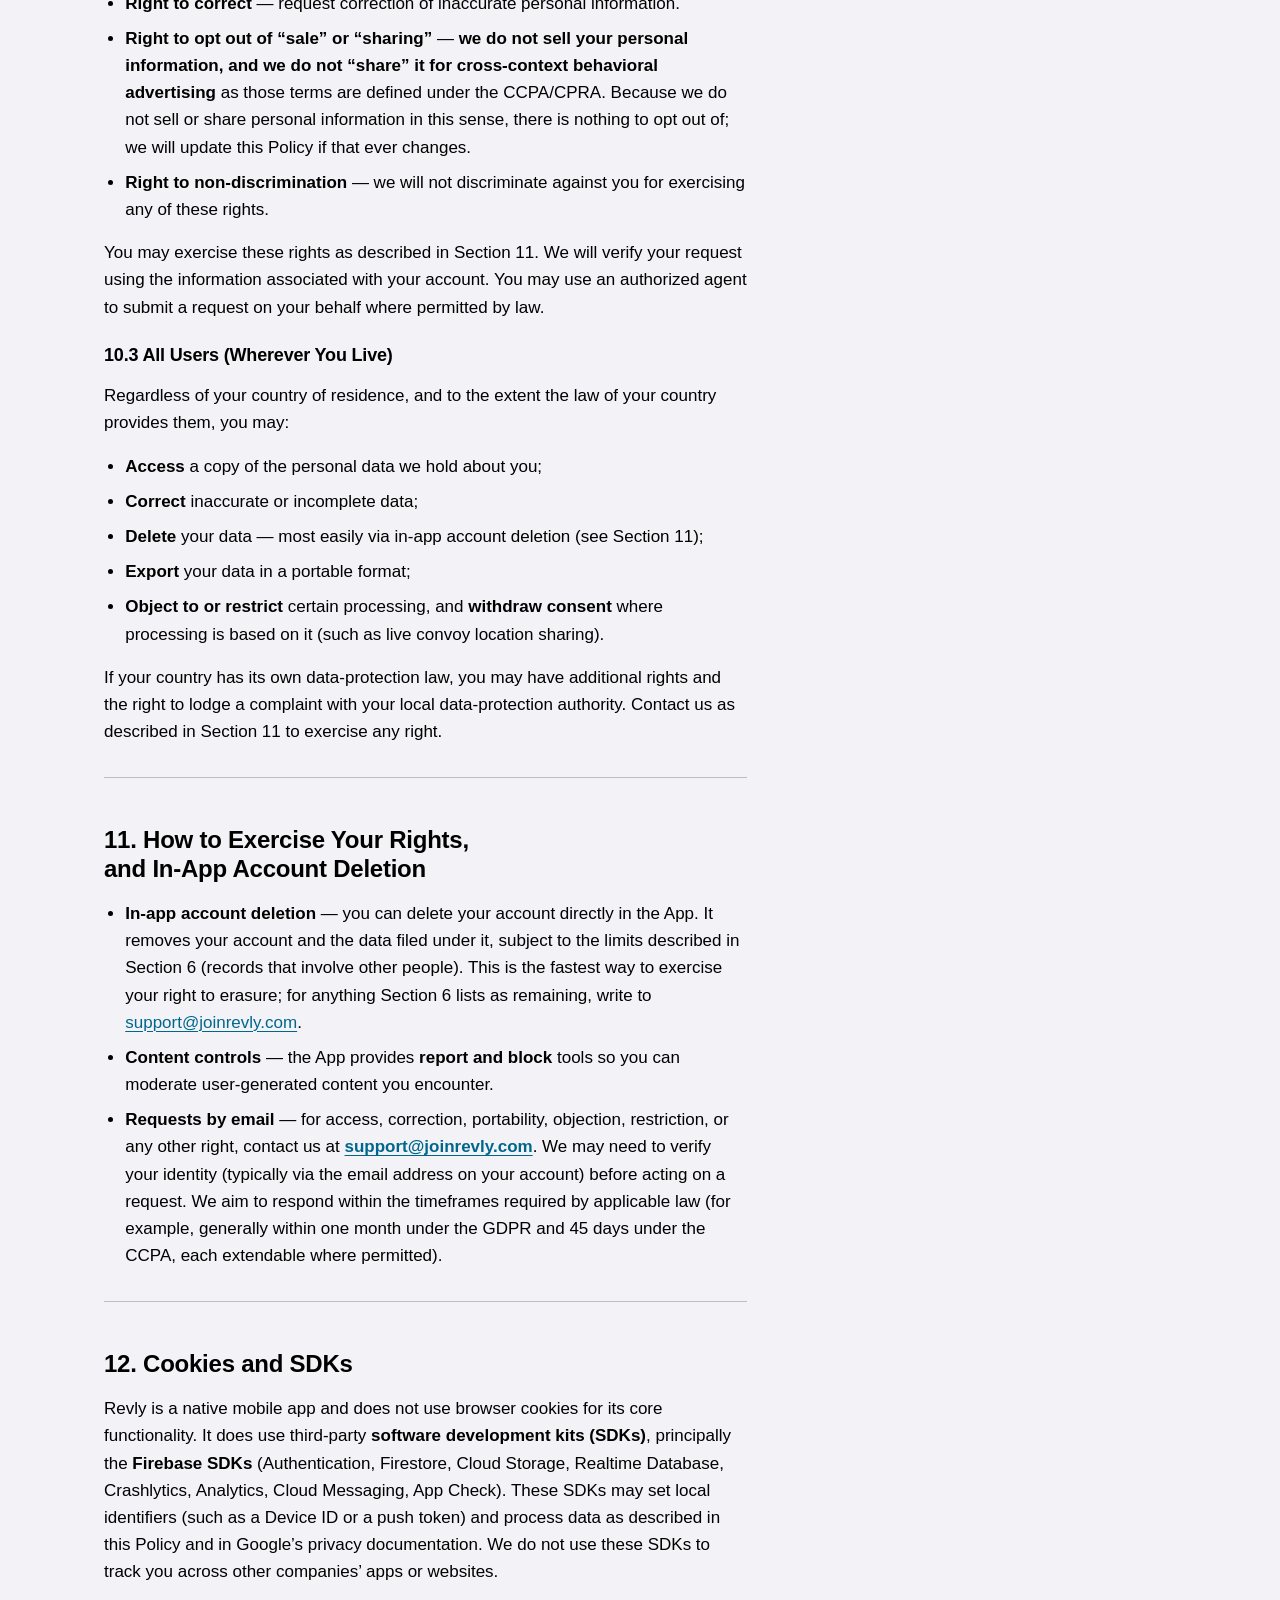
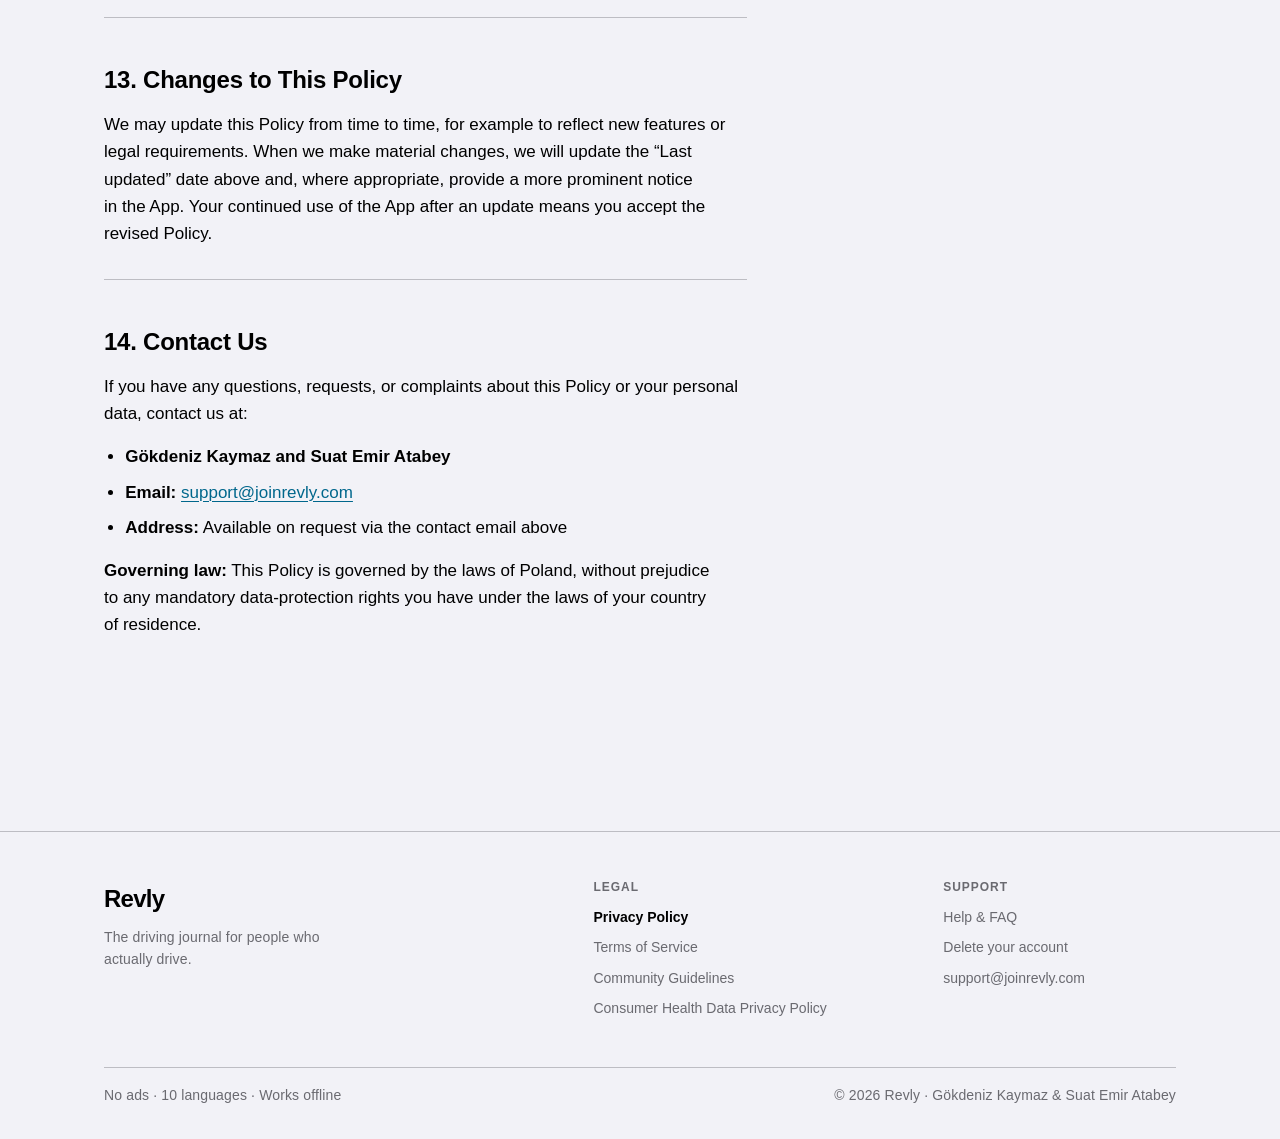
<file: privacy/index.html>
<!DOCTYPE html><html lang="en" data-astro-cid-hkbrpulz> <head><meta charset="utf-8"><meta name="viewport" content="width=device-width, initial-scale=1"><meta name="referrer" content="same-origin"><meta http-equiv="Content-Security-Policy" content="default-src 'none'; script-src 'sha256-HVQ1SP3uQ7brXAFo0SfhBGzuMK8qUH/ED1IWbSiOCRc='; style-src 'self'; img-src 'self'; base-uri 'none'; form-action 'none'; upgrade-insecure-requests"><title>Privacy Policy — Revly</title><meta name="description" content="What Revly collects, why, and what it never does with it."><link rel="canonical" href="https://joinrevly.com/privacy/"><link rel="icon" href="/favicon.svg" type="image/svg+xml"><link rel="apple-touch-icon" href="/apple-touch-icon.png"><meta name="theme-color" content="#f2f2f7" media="(prefers-color-scheme: light)"><meta name="theme-color" content="#000000" media="(prefers-color-scheme: dark)"><meta property="og:type" content="website"><meta property="og:site_name" content="Revly"><meta property="og:title" content="Privacy Policy — Revly"><meta property="og:description" content="What Revly collects, why, and what it never does with it."><meta property="og:url" content="https://joinrevly.com/privacy/"><meta property="og:image" content="https://joinrevly.com/og-legal.png"><meta property="og:image:width" content="1200"><meta property="og:image:height" content="630"><meta property="og:image:alt" content="Privacy Policy — Revly — Revly preview card"><meta name="twitter:card" content="summary_large_image"><link rel="stylesheet" href="/_astro/Base.BNwBgFU1.css"></head> <body data-astro-cid-hkbrpulz> <a class="visually-hidden skip" href="#main" data-astro-cid-hkbrpulz>Skip to content</a> <!--
      The only glass surface on the site. `Glass.swift` reserves the material
      for chrome floating over live content, and a page of glass cards would be
      both illegible and slow — so content stays on the paper plane.
    --> <header class="site glass" data-astro-cid-hkbrpulz> <div class="container bar" data-astro-cid-hkbrpulz> <a class="brand" href="/" aria-label="Revly home" data-astro-cid-hkbrpulz> <span class="wordmark" data-astro-cid-qisgtjgl>Revly</span> </a> <nav aria-label="Primary" data-astro-cid-hkbrpulz> <a href="/support" data-astro-cid-hkbrpulz> Support </a><a href="/privacy" aria-current="page" data-astro-cid-hkbrpulz> Privacy </a><a href="/terms" data-astro-cid-hkbrpulz> Terms </a> </nav> </div> </header> <main id="main" class="container prose-page" data-astro-cid-hkbrpulz> <article class="prose"> <h1 id="privacy-policy-for-revly">Privacy Policy for Revly</h1>
<p><strong>Effective date:</strong> 23 June 2026
<strong>Last updated:</strong> 18 August 2026</p>
<p>This Privacy Policy explains how Revly (“Revly,” the “App,” “we,” “us,” or “our”) collects, uses, shares, and protects your personal data when you use the Revly mobile application and related services. Please read it carefully. If you do not agree with this Policy, please do not use the App.</p>
<hr>
<h2 id="1-who-we-are">1. Who We Are</h2>
<p>Revly is a native iOS driving and ride-tracking journal and social application. It lets you record your drives with a live GPS map and metrics, keep a virtual vehicle garage, share posts and stories in a social feed, join clubs and convoys (including real-time live location sharing with convoy members), and earn achievements, levels, and streaks.</p>
<p>The data controllers responsible for your personal data are (acting as joint controllers):</p>
<ul>
<li><strong>Controllers / Publishers:</strong> Gökdeniz Kaymaz and Suat Emir Atabey</li>
<li><strong>Address:</strong> Available on request via the contact email above</li>
<li><strong>Contact email:</strong> <a href="mailto:support@joinrevly.com">support@joinrevly.com</a></li>
</ul>
<p>We have not appointed a Data Protection Officer (DPO). For any privacy question, please contact us at <a href="mailto:support@joinrevly.com">support@joinrevly.com</a>.</p>
<hr>
<h2 id="2-scope">2. Scope</h2>
<p>This Policy applies to personal data we process through the Revly iOS app, its backend services, and our website at <strong>joinrevly.com</strong>. It does not apply to third-party services that are not operated by us, even where we integrate with them (for example, Apple and Google sign-in). Those services have their own privacy policies, and we encourage you to read them.</p>
<hr>
<h2 id="3-what-data-we-collect-and-how">3. What Data We Collect, and How</h2>
<p>We only collect data that is necessary to provide and improve the App’s features. The table below ties each category of data to the feature that generates it.</p>
<h3 id="31-account-and-identity-data">3.1 Account and identity data</h3>
<ul>
<li><strong>Email address</strong> — collected when you create an account or sign in with email/password, Sign in with Apple, or Google Sign-In. Used to authenticate you and to operate your account.</li>
<li><strong>Name / display name</strong> — the name you choose to display on your profile, posts, and to other members of your clubs and convoys.</li>
<li><strong>User ID</strong> — a unique identifier we assign to your account to link your data across the App’s features (garage, rides, feed, clubs, convoys).</li>
</ul>
<h3 id="32-location-data-the-most-sensitive-data-we-process">3.2 Location data (the most sensitive data we process)</h3>
<ul>
<li><strong>Precise location (GPS)</strong> — collected <strong>continuously while you are actively recording a drive/ride.</strong> This is the core function of the App: we use your GPS position to draw your live route on the map and to calculate ride metrics such as speed and distance. The recorded route is saved to your ride history.</li>
<li><strong>Motion sensors</strong> — lean angle and G-force do <strong>not</strong> come from GPS; they are measured by your device’s <strong>accelerometer and gyroscope</strong>, sampled only while a recording is running and stopped when you leave the recording screen. What leaves your device is the derived figures (a smoothness score, peak G, peak lean) and, inside the saved route file, lean readings tagged with the point on the route where they occurred.</li>
<li><strong>Precise location shared live with convoy members</strong> — when you join a <strong>convoy</strong> and enable live location sharing, your <strong>precise GPS position is shared in real time with the other members of that convoy</strong> for as long as the convoy session is active and you remain in it. This live-sharing is a deliberate, member-facing feature: other convoy members can see where you are on the map. Live convoy locations are transmitted through Firebase Realtime Database and are removed when the session ends or you leave.</li>
<li><strong>Coarse location</strong> — we may use approximate location to support features such as city exploration and to provide location-relevant context.</li>
<li><strong>Location outside recording, only if you turn it on</strong> — the optional <em>drive reminder</em> watches for significant location changes and reads iOS <strong>motion activity</strong> to notice when you appear to be driving, so it can remind you to start recording. It is <strong>off until you enable it</strong>, it never starts a recording by itself, and it is the only feature that uses location while you are not recording.</li>
</ul>
<p><strong>Location we send to Apple.</strong> Two features send ride coordinates to Apple, which processes them under Apple’s own privacy policy rather than ours:</p>
<ul>
<li><strong>Weather</strong> — one point from the middle of your route is sent to <strong>Apple WeatherKit</strong> so the ride can be stamped with the weather at the time.</li>
<li><strong>Place names</strong> — several route points, <strong>including the start and the end of your ride</strong>, are sent to <strong>Apple’s geocoding service</strong> to turn coordinates into city and country names for the exploration map. Note that your privacy-zone setting trims the start and end of the route you <em>share</em>; it does not currently apply to these geocoding lookups.</li>
<li>Map display and route previews use <strong>Apple Maps</strong>, which receives the map region being drawn.</li>
</ul>
<p>We do <strong>not</strong> track your location in the background for advertising or profiling purposes. Location is used to deliver the ride-recording, reminder, exploration and convoy features you choose to use.</p>
<h3 id="33-photos-videos-and-other-media">3.3 Photos, videos, and other media</h3>
<ul>
<li><strong>Photos or videos</strong> — images you add as your profile picture, vehicle photos in your garage, photos you take during a ride, and media you attach to posts or ephemeral stories. Large media files are stored in Cloud Storage rather than in the database.</li>
<li><strong>Camera</strong> — with your permission, the App can take photos during a ride and can scan another rider’s profile QR code. Scanning happens on your device; we do not store camera frames.</li>
<li>⚠️ <strong>Embedded metadata is not removed.</strong> Photos and videos are uploaded <strong>as they are</strong>, so any metadata your camera embedded travels with them — which for a geotagged photo includes the <strong>exact coordinates</strong> where it was taken, and the capture time and device. If you attach such a photo to a post, anyone who can see that post can read that metadata. Your privacy-zone setting trims the <em>route line</em>; it does not strip photo metadata. If this matters to you, turn off location for the Camera app in iOS Settings, or avoid attaching geotagged photos.</li>
</ul>
<h3 id="34-user-generated-content">3.4 User-generated content</h3>
<ul>
<li><strong>Other user content</strong> — posts, comments, likes, ephemeral stories, and your saved ride data (routes, metrics, achievements, levels, streaks). This content is created by you and, depending on the feature, may be visible to other users (for example, posts in the social feed, or your presence in a club or convoy).</li>
<li><strong>Direct and club messages</strong> — the App includes private messaging. The <strong>text and any images you send</strong>, together with the sender name and timestamp, are stored on our backend so the conversation is available to its participants across devices. Messages are readable by the people in that conversation. They are <strong>not</strong> end-to-end encrypted, and we can technically access them where required to investigate abuse reports or to comply with a legal obligation.</li>
<li><strong>Reports you file</strong> — when you report a user or a post, the free-text reason you write and the identity of the person reported are stored so we can act on it.</li>
<li><strong>Your garage records</strong> — the vehicles you add and everything you keep about them: make, model, year, nickname and colour, and optionally the <strong>registration plate</strong>, technical specifications, modifications, and your <strong>maintenance and expense log</strong>. These are stored against your account and are <strong>private to you</strong>. When you choose “Show on my profile”, we publish a separate, reduced copy that deliberately leaves out the plate, the log and the expenses — turning the showcase off removes that copy and its photos.</li>
</ul>
<h3 id="35-diagnostics-and-product-data">3.5 Diagnostics and product data</h3>
<ul>
<li><strong>Crash data</strong> — collected via Firebase Crashlytics to detect and fix crashes and stability problems.</li>
<li><strong>Product interaction / usage data</strong> — collected via Firebase Analytics to understand how features are used so we can improve the App. These events are tied to your account, and the ride event carries <strong>basic ride figures</strong> — distance, duration, average speed and vehicle type. They never carry your route, coordinates, photos or messages. You can switch this off at any time in <strong>Settings → Privacy → Share usage data</strong>; crash reporting is separate and is not affected.</li>
<li><strong>Crash context</strong> — crash reports are sent with your account identifier attached, so we can tell whether a crash hit one person repeatedly or many people once. This is why crash data is declared as linked to you rather than anonymous.</li>
<li><strong>Device ID</strong> — a device-level identifier. Several things produce one: Firebase Analytics assigns an app instance identifier, Firebase Cloud Messaging issues a push token for your device (see 3.6), and App Check attests your app installation to prove requests come from the genuine Revly app rather than a script. The App Check identifier is a security measure and is not affected by the usage-data switch.</li>
</ul>
<h3 id="36-push-notifications">3.6 Push notifications</h3>
<p>If you allow notifications, Firebase Cloud Messaging issues a <strong>push token</strong> identifying your device installation, and we store it against your account so we can deliver notifications you have asked for — such as a direct message, a friend request, a club event reminder, or a convoy invitation. We use it only to send you these notifications; we do not use it for advertising or profiling.</p>
<p>Notifications are delivered through <strong>Apple’s Push Notification service (APNs)</strong>, so the content of a notification passes through Apple on its way to your device. Because our notifications are visible alerts, that content can include the sender’s name and a short preview of a message.</p>
<p>You can turn notifications off at any time in iOS Settings. Deleting your account deletes the stored tokens along with the rest of your account data.</p>
<h3 id="37-subscriptions-and-purchases">3.7 Subscriptions and purchases</h3>
<p>Revly offers an optional paid subscription. Purchases are handled <strong>entirely by Apple</strong> through the App Store: we never see or receive your payment card, billing address or Apple ID. Whether your subscription is currently active is resolved <strong>on your device</strong> from Apple’s StoreKit records each time the App needs to know. We do not store your subscription status on our servers, and we hold no purchase history.</p>
<h3 id="38-tracking">3.8 Tracking</h3>
<p>We do <strong>not</strong> use your data for cross-app or cross-site tracking, and we do <strong>not</strong> ask for permission under Apple’s App Tracking Transparency framework, because we do not track you across other companies’ apps and websites.</p>
<hr>
<h2 id="4-why-we-use-your-data-and-our-legal-bases-gdpr-article-6">4. Why We Use Your Data, and Our Legal Bases (GDPR Article 6)</h2>
<p>Where the EU/UK General Data Protection Regulation applies, we rely on the following legal bases:</p>
<table>
<thead>
<tr>
<th>Purpose</th>
<th>Data used</th>
<th>Legal basis (GDPR Art. 6)</th>
</tr>
</thead>
<tbody>
<tr>
<td>Create and operate your account; authenticate you</td>
<td>Email, name, User ID</td>
<td><strong>Contract</strong> (Art. 6(1)(b)) — necessary to provide the service you signed up for</td>
</tr>
<tr>
<td>Record drives and calculate ride metrics (route, speed, distance)</td>
<td>Precise location, ride data</td>
<td><strong>Contract</strong> (Art. 6(1)(b)) — the core feature you request</td>
</tr>
<tr>
<td>Measure lean angle, G-force and smoothness</td>
<td>Accelerometer and gyroscope readings, taken only while recording</td>
<td><strong>Contract</strong> (Art. 6(1)(b)) — part of the ride recording you request</td>
</tr>
<tr>
<td>Share your live location with convoy members</td>
<td>Precise location</td>
<td><strong>Consent</strong> (Art. 6(1)(a)) — you choose to join a convoy and enable live sharing; you can stop at any time</td>
</tr>
<tr>
<td>Social feed, clubs, posts, comments, stories</td>
<td>User content, media, name</td>
<td><strong>Contract</strong> (Art. 6(1)(b)) and, where you post optional content, <strong>Consent</strong> (Art. 6(1)(a))</td>
</tr>
<tr>
<td>City exploration and location context</td>
<td>Coarse location</td>
<td><strong>Consent</strong> (Art. 6(1)(a)) / <strong>Legitimate interest</strong> (Art. 6(1)(f))</td>
</tr>
<tr>
<td>Keep the App stable, secure, and free of abuse; moderation (report/block)</td>
<td>Usage data, crash data, content reports</td>
<td><strong>Legitimate interest</strong> (Art. 6(1)(f)) — operating a safe, working service</td>
</tr>
<tr>
<td>Diagnostics and analytics</td>
<td>Crash data, usage data, Device ID</td>
<td><strong>Legitimate interest</strong> (Art. 6(1)(f)) — you can object at any time by turning off <strong>Settings → Privacy → Share usage data</strong>, which stops usage-data collection immediately</td>
</tr>
<tr>
<td>Send push notifications you have asked for (messages, friend requests, club events, convoy invitations)</td>
<td>Push token, Device ID</td>
<td><strong>Consent</strong> (Art. 6(1)(a)) — iOS asks you before any notification is sent, and you can withdraw it in Settings</td>
</tr>
<tr>
<td>Comply with legal obligations</td>
<td>As applicable</td>
<td><strong>Legal obligation</strong> (Art. 6(1)(c))</td>
</tr>
</tbody>
</table>
<p>Where we rely on <strong>consent</strong>, you may withdraw it at any time (for example, by leaving a convoy, turning off live sharing, revoking the App’s location permission in iOS Settings, turning off notifications, or deleting your account). Withdrawing consent does not affect processing carried out before withdrawal.</p>
<p>Where we rely on <strong>legitimate interest</strong>, you have the right to object (GDPR Art. 21). For analytics you can exercise this directly in the App at <strong>Settings → Privacy → Share usage data</strong>; collection stops as soon as you switch it off.</p>
<p>Where we rely on <strong>legitimate interests</strong>, we have balanced those interests against your rights and freedoms. You may object to this processing (see Section 9).</p>
<hr>
<h2 id="5-third-party-processors-and-where-data-is-stored">5. Third-Party Processors and Where Data Is Stored</h2>
<p>We use the following third parties to process data on our behalf or to provide sign-in. We share with them only the data needed for their function.</p>
<ul>
<li><strong>Google Firebase</strong> — our backend platform, used for:
<ul>
<li><strong>Firebase Authentication</strong> (account sign-in)</li>
<li><strong>Cloud Firestore</strong> (account and app data)</li>
<li><strong>Cloud Storage</strong> (photos, videos, ride route files)</li>
<li><strong>Realtime Database</strong> (live convoy location sharing)</li>
<li><strong>Crashlytics</strong> (crash reporting)</li>
<li><strong>Analytics</strong> (usage/product data and Device ID)</li>
<li><strong>Cloud Messaging</strong> (push notifications and the push token that addresses your device)</li>
<li><strong>Cloud Functions</strong> (server-side code that maintains your social graph, delivers notifications, computes your statistics and enforces abuse limits)</li>
<li><strong>App Check</strong> (abuse protection / verifying requests come from our genuine app)</li>
</ul>
</li>
<li><strong>Apple</strong> — <strong>Sign in with Apple</strong> authentication; <strong>WeatherKit</strong> and <strong>Apple Maps / geocoding</strong> (see Section 3.2 for the ride coordinates these receive); and the <strong>App Store</strong>, which processes subscription purchases.</li>
<li><strong>GitHub, Inc.</strong> — hosts our website <strong>joinrevly.com</strong> (GitHub Pages). Like any web host it records standard server request data, such as your IP address and browser user-agent, when you visit a page. We do not run analytics, advertising or cookies on the website.</li>
<li><strong>Google</strong> — <strong>Google Sign-In</strong> authentication.</li>
</ul>
<p><strong>Where your data is stored.</strong> App data is hosted on <strong>Google Cloud</strong> infrastructure used by Firebase. Apple and Google process sign-in data under their own privacy policies.</p>
<p>We do <strong>not</strong> sell your personal data, and we do <strong>not</strong> share it with advertising networks for cross-context behavioral advertising.</p>
<hr>
<h2 id="6-data-retention">6. Data Retention</h2>
<ul>
<li><strong>Account, profile, garage, and ride data</strong> are retained for as long as your account is active.</li>
<li><strong>Live convoy location</strong> is ephemeral: it exists only during an active convoy session and is removed when the session ends or you leave the convoy.</li>
<li><strong>Ephemeral stories</strong> are designed to expire automatically after their display period.</li>
<li><strong>Crash and analytics data</strong> are retained for limited periods in accordance with Firebase’s default and configured retention settings, for diagnostics and product improvement.</li>
<li><strong>Push tokens</strong> are kept while your account is active so notifications can reach your device, and are deleted when you delete your account.</li>
<li>When you <strong>delete your account</strong>, we delete your account record and the data filed under it in Cloud Firestore and Cloud Storage — profile, garage, rides and routes, achievements, feed posts and their likes and comments, stories, your social graph, saved places, push tokens and uploaded media — and we clear the app’s data on your device. We also release your username so it returns to the pool.</li>
<li><strong>What deletion does not remove, and why.</strong> Some records involve other people and cannot be erased unilaterally without destroying their copy of a shared history:
<ul>
<li><strong>Messages you sent</strong> remain in the conversations you were part of, so the other participants keep their own thread. Your profile is gone, so you appear as a removed account.</li>
<li><strong>Club and convoy records</strong> you took part in, and <strong>content other members created in response</strong> to yours, remain with those groups.</li>
<li>Aggregated or de-identified records that no longer identify you, and anything we must keep to comply with a legal obligation, resolve a dispute, or enforce our terms.</li>
</ul>
</li>
<li>If you want any of the above removed, contact <strong><a href="mailto:support@joinrevly.com">support@joinrevly.com</a></strong> and we will handle it as an erasure request under Section 9.</li>
</ul>
<p>We may retain backups for a limited period and minimal records (such as moderation or abuse logs) where necessary for safety and legal reasons.</p>
<hr>
<h2 id="7-international-data-transfers">7. International Data Transfers</h2>
<p>Your data is stored and processed on Google Cloud infrastructure, and our processors (Google/Firebase, Apple) may process data in countries outside your own, including outside the EU/EEA and the UK. Where data is transferred internationally, we and our processors rely on appropriate safeguards, such as the <strong>European Commission’s Standard Contractual Clauses (SCCs)</strong> (and the UK International Data Transfer Addendum where applicable), or other lawful transfer mechanisms. You may contact us at <a href="mailto:support@joinrevly.com">support@joinrevly.com</a> for more information about these safeguards.</p>
<hr>
<h2 id="8-security">8. Security</h2>
<p>We take reasonable technical and organizational measures to protect your data, including:</p>
<ul>
<li><strong>Encryption in transit</strong> — data exchanged between the App and our backend is encrypted using TLS/HTTPS.</li>
<li><strong>Server-side access rules</strong> — Firestore, Cloud Storage, and Realtime Database access is restricted by security rules that enforce per-user ownership, so users can generally only read and write their own data and the data they are explicitly permitted to access (for example, convoy members during an active session).</li>
<li><strong>Firebase App Check</strong> — used to help ensure that requests to our backend come from the genuine, untampered Revly app.</li>
<li><strong>Authentication</strong> — accounts are protected through Firebase Authentication and the sign-in providers you choose (Apple, Google, or email/password).</li>
<li><strong>On-device storage</strong> — app data cached on your device is scoped to the signed-in account and cleared when you sign out or when a different account signs in.</li>
</ul>
<p>No method of transmission or storage is completely secure, and we cannot guarantee absolute security. Please protect your account credentials and your device.</p>
<hr>
<h2 id="9-childrens-privacy">9. Children’s Privacy</h2>
<p>Revly is <strong>not directed to children under 16</strong>, and we do not knowingly collect personal data from anyone under that age. You must be at least 16 years old (or older where required by your local law) to use the App. If you believe a child under the applicable age has provided us with personal data, please contact us at <a href="mailto:support@joinrevly.com">support@joinrevly.com</a> and we will take steps to delete it.</p>
<hr>
<h2 id="10-your-rights">10. Your Rights</h2>
<p>We provide core privacy rights to all users wherever they live, with additional rights for residents of the EU/EEA and the UK (under the GDPR) and California (under the CCPA/CPRA). We honor verifiable requests as required by applicable law and do not discriminate against you for exercising them.</p>
<h3 id="101-gdpr-eueea-and-uk">10.1 GDPR (EU/EEA and UK)</h3>
<p>If you are in the EU/EEA or the UK, you have the right to:</p>
<ul>
<li><strong>Access</strong> — obtain confirmation of whether we process your data and a copy of it.</li>
<li><strong>Rectification</strong> — have inaccurate or incomplete data corrected.</li>
<li><strong>Erasure (“right to be forgotten”)</strong> — have your data deleted, subject to legal exceptions.</li>
<li><strong>Portability</strong> — receive your data in a structured, commonly used, machine-readable format and have it transmitted to another controller where technically feasible.</li>
<li><strong>Restriction</strong> — ask us to limit how we use your data in certain circumstances.</li>
<li><strong>Objection</strong> — object to processing based on our legitimate interests, and object at any time to direct marketing (we do not use your data for direct marketing).</li>
<li><strong>Withdraw consent</strong> — where processing is based on consent (such as live convoy location sharing), withdraw it at any time.</li>
<li><strong>Lodge a complaint</strong> — file a complaint with your local <strong>data protection supervisory authority</strong>. In the EU, this is your national authority; in the UK, it is the <strong>Information Commissioner’s Office (ICO)</strong>. We would, however, appreciate the chance to address your concerns first.</li>
</ul>
<h3 id="102-ccpa--cpra-california">10.2 CCPA / CPRA (California)</h3>
<p>If you are a California resident, you have rights under the California Consumer Privacy Act, as amended by the CPRA.</p>
<p><strong>Categories of personal information we collect</strong> (as defined by the CCPA): identifiers (email, name, User ID, Device ID); <strong>precise geolocation data</strong>; internet or other electronic network activity (product interaction / usage data); audio/visual information (photos and videos you upload); and other information you provide (posts, comments, ride data). We collect these for the business purposes described in Sections 3 and 4.</p>
<p>Your rights:</p>
<ul>
<li><strong>Right to know</strong> — request the categories and specific pieces of personal information we have collected, the sources, the purposes, and the categories of third parties with whom we share it.</li>
<li><strong>Right to delete</strong> — request deletion of personal information we have collected from you, subject to legal exceptions.</li>
<li><strong>Right to correct</strong> — request correction of inaccurate personal information.</li>
<li><strong>Right to opt out of “sale” or “sharing”</strong> — <strong>we do not sell your personal information, and we do not “share” it for cross-context behavioral advertising</strong> as those terms are defined under the CCPA/CPRA. Because we do not sell or share personal information in this sense, there is nothing to opt out of; we will update this Policy if that ever changes.</li>
<li><strong>Right to non-discrimination</strong> — we will not discriminate against you for exercising any of these rights.</li>
</ul>
<p>You may exercise these rights as described in Section 11. We will verify your request using the information associated with your account. You may use an authorized agent to submit a request on your behalf where permitted by law.</p>
<h3 id="103-all-users-wherever-you-live">10.3 All Users (Wherever You Live)</h3>
<p>Regardless of your country of residence, and to the extent the law of your country provides them, you may:</p>
<ul>
<li><strong>Access</strong> a copy of the personal data we hold about you;</li>
<li><strong>Correct</strong> inaccurate or incomplete data;</li>
<li><strong>Delete</strong> your data — most easily via in-app account deletion (see Section 11);</li>
<li><strong>Export</strong> your data in a portable format;</li>
<li><strong>Object to or restrict</strong> certain processing, and <strong>withdraw consent</strong> where processing is based on it (such as live convoy location sharing).</li>
</ul>
<p>If your country has its own data-protection law, you may have additional rights and the right to lodge a complaint with your local data-protection authority. Contact us as described in Section 11 to exercise any right.</p>
<hr>
<h2 id="11-how-to-exercise-your-rights-and-in-app-account-deletion">11. How to Exercise Your Rights, and In-App Account Deletion</h2>
<ul>
<li><strong>In-app account deletion</strong> — you can delete your account directly in the App. It removes your account and the data filed under it, subject to the limits described in Section 6 (records that involve other people). This is the fastest way to exercise your right to erasure; for anything Section 6 lists as remaining, write to <a href="mailto:support@joinrevly.com">support@joinrevly.com</a>.</li>
<li><strong>Content controls</strong> — the App provides <strong>report and block</strong> tools so you can moderate user-generated content you encounter.</li>
<li><strong>Requests by email</strong> — for access, correction, portability, objection, restriction, or any other right, contact us at <strong><a href="mailto:support@joinrevly.com">support@joinrevly.com</a></strong>. We may need to verify your identity (typically via the email address on your account) before acting on a request. We aim to respond within the timeframes required by applicable law (for example, generally within one month under the GDPR and 45 days under the CCPA, each extendable where permitted).</li>
</ul>
<hr>
<h2 id="12-cookies-and-sdks">12. Cookies and SDKs</h2>
<p>Revly is a native mobile app and does not use browser cookies for its core functionality. It does use third-party <strong>software development kits (SDKs)</strong>, principally the <strong>Firebase SDKs</strong> (Authentication, Firestore, Cloud Storage, Realtime Database, Crashlytics, Analytics, Cloud Messaging, App Check). These SDKs may set local identifiers (such as a Device ID or a push token) and process data as described in this Policy and in Google’s privacy documentation. We do not use these SDKs to track you across other companies’ apps or websites.</p>
<hr>
<h2 id="13-changes-to-this-policy">13. Changes to This Policy</h2>
<p>We may update this Policy from time to time, for example to reflect new features or legal requirements. When we make material changes, we will update the “Last updated” date above and, where appropriate, provide a more prominent notice in the App. Your continued use of the App after an update means you accept the revised Policy.</p>
<hr>
<h2 id="14-contact-us">14. Contact Us</h2>
<p>If you have any questions, requests, or complaints about this Policy or your personal data, contact us at:</p>
<ul>
<li><strong>Gökdeniz Kaymaz and Suat Emir Atabey</strong></li>
<li><strong>Email:</strong> <a href="mailto:support@joinrevly.com">support@joinrevly.com</a></li>
<li><strong>Address:</strong> Available on request via the contact email above</li>
</ul>
<p><strong>Governing law:</strong> This Policy is governed by the laws of Poland, without prejudice to any mandatory data-protection rights you have under the laws of your country of residence.</p>
 </article>  </main> <footer class="site-footer" data-astro-cid-hkbrpulz> <div class="container" data-astro-cid-hkbrpulz> <div class="footer-top" data-astro-cid-hkbrpulz> <div class="footer-brand" data-astro-cid-hkbrpulz> <span class="wordmark wordmark--lg" data-astro-cid-qisgtjgl>Revly</span> <p class="meta" data-astro-cid-hkbrpulz>The driving journal for people who actually drive.</p> </div> <nav class="footer-links" aria-label="Legal" data-astro-cid-hkbrpulz> <h2 class="eyebrow" data-astro-cid-hkbrpulz>Legal</h2> <ul data-astro-cid-hkbrpulz> <li data-astro-cid-hkbrpulz> <a href="/privacy" aria-current="page" data-astro-cid-hkbrpulz> Privacy Policy </a> </li><li data-astro-cid-hkbrpulz> <a href="/terms" data-astro-cid-hkbrpulz> Terms of Service </a> </li><li data-astro-cid-hkbrpulz> <a href="/community-guidelines" data-astro-cid-hkbrpulz> Community Guidelines </a> </li><li data-astro-cid-hkbrpulz> <a href="/consumer-health-data" data-astro-cid-hkbrpulz> Consumer Health Data Privacy Policy </a> </li> </ul> </nav> <nav class="footer-links" aria-label="Support" data-astro-cid-hkbrpulz> <h2 class="eyebrow" data-astro-cid-hkbrpulz>Support</h2> <ul data-astro-cid-hkbrpulz> <li data-astro-cid-hkbrpulz> <a href="/support" data-astro-cid-hkbrpulz>
Help &amp; FAQ
</a> </li>  <li data-astro-cid-hkbrpulz> <a href="/support#delete-your-account" data-astro-cid-hkbrpulz>Delete your account</a> </li> <li data-astro-cid-hkbrpulz><a href="mailto:support@joinrevly.com" data-astro-cid-hkbrpulz>support@joinrevly.com</a></li> </ul> </nav> </div> <div class="colophon" data-astro-cid-hkbrpulz>  <p class="meta" data-astro-cid-hkbrpulz>No ads · 10 languages · Works offline</p> <p class="meta" data-astro-cid-hkbrpulz>© 2026 Revly · Gökdeniz Kaymaz &amp; Suat Emir Atabey</p> </div> </div> </footer> </body> </html>
</file>
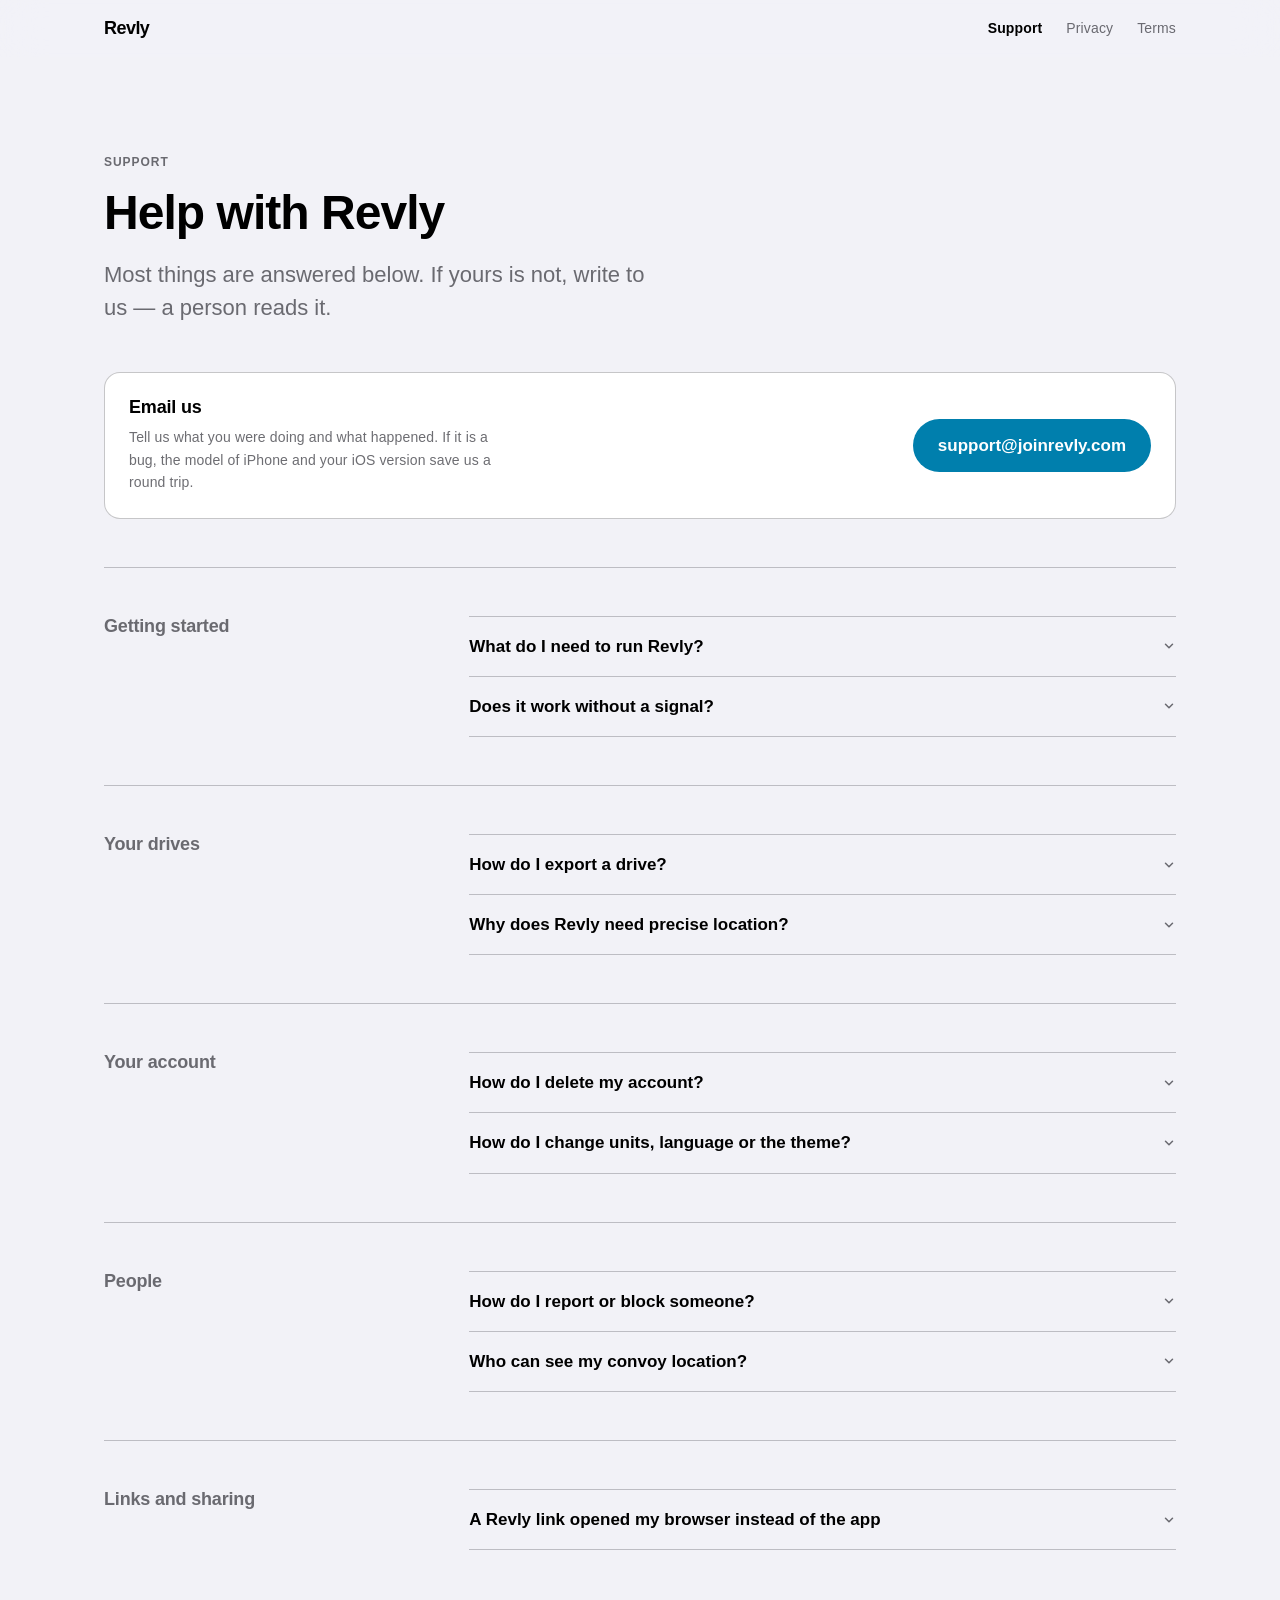
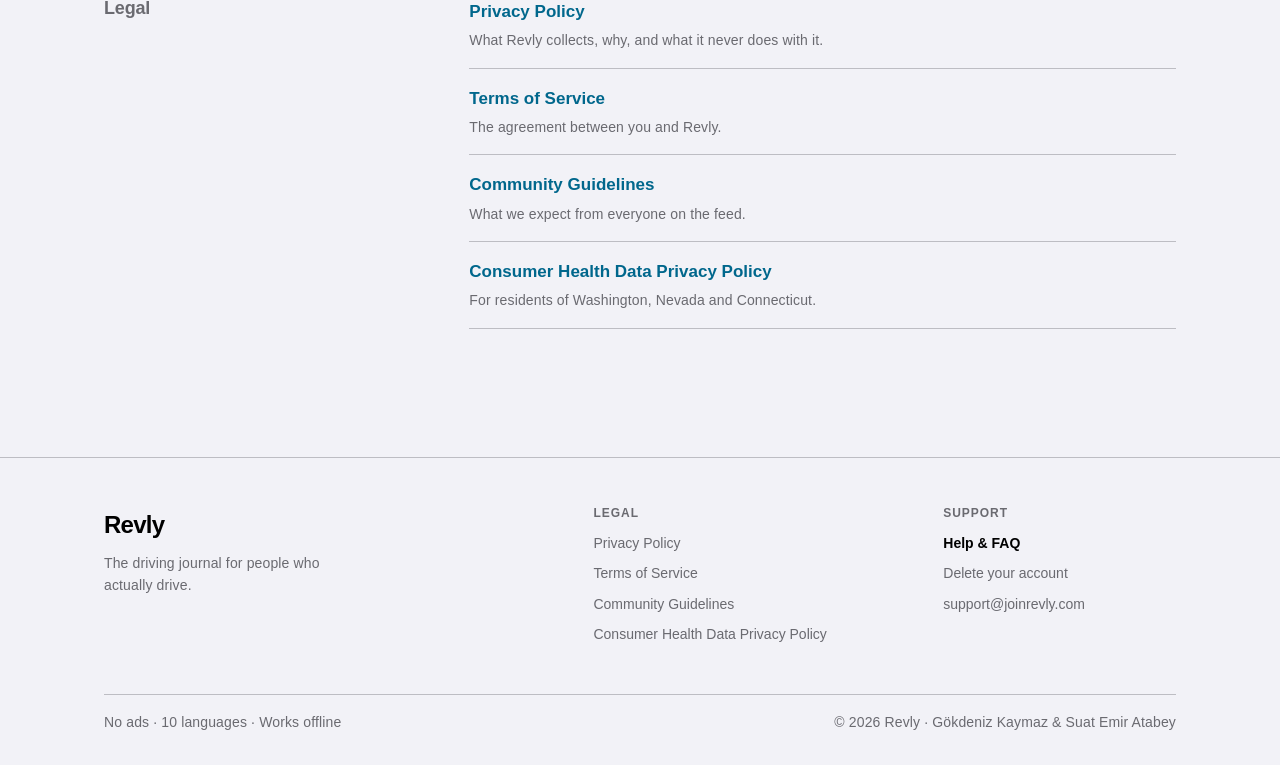
<file: support/index.html>
<!DOCTYPE html><html lang="en" data-astro-cid-hkbrpulz> <head><meta charset="utf-8"><meta name="viewport" content="width=device-width, initial-scale=1"><meta name="referrer" content="same-origin"><meta http-equiv="Content-Security-Policy" content="default-src 'none'; script-src 'sha256-HVQ1SP3uQ7brXAFo0SfhBGzuMK8qUH/ED1IWbSiOCRc='; style-src 'self'; img-src 'self'; base-uri 'none'; form-action 'none'; upgrade-insecure-requests"><title>Support — Revly</title><meta name="description" content="Help with Revly: exporting drives, deleting your account, location and privacy, shared links, and how to reach us."><link rel="canonical" href="https://joinrevly.com/support/"><link rel="icon" href="/favicon.svg" type="image/svg+xml"><link rel="apple-touch-icon" href="/apple-touch-icon.png"><meta name="theme-color" content="#f2f2f7" media="(prefers-color-scheme: light)"><meta name="theme-color" content="#000000" media="(prefers-color-scheme: dark)"><meta property="og:type" content="website"><meta property="og:site_name" content="Revly"><meta property="og:title" content="Support — Revly"><meta property="og:description" content="Help with Revly: exporting drives, deleting your account, location and privacy, shared links, and how to reach us."><meta property="og:url" content="https://joinrevly.com/support/"><meta property="og:image" content="https://joinrevly.com/og-support.png"><meta property="og:image:width" content="1200"><meta property="og:image:height" content="630"><meta property="og:image:alt" content="Support — Revly — Revly preview card"><meta name="twitter:card" content="summary_large_image"><script type="application/ld+json">{"@context":"https://schema.org","@type":"FAQPage","mainEntity":[{"@type":"Question","name":"What do I need to run Revly?","acceptedAnswer":{"@type":"Answer","text":"<p>An iPhone running iOS 18 or later. If you have an Apple Watch or a car with CarPlay, Revly works there too — both are included, with nothing extra to buy.</p>"}},{"@type":"Question","name":"Does it work without a signal?","acceptedAnswer":{"@type":"Answer","text":"<p>Yes. Drives are recorded on the phone first, so a road with no coverage records exactly like any other. When you are back online the drive syncs on its own — you do not have to do anything to save it.</p>"}},{"@type":"Question","name":"How do I export a drive?","acceptedAnswer":{"@type":"Answer","text":"<p>Open the drive from your history and choose <strong>Export GPX</strong>. GPX is a plain, open format that mapping and analysis tools read, so the file is useful outside Revly as well.</p>"}},{"@type":"Question","name":"Why does Revly need precise location?","acceptedAnswer":{"@type":"Answer","text":"<p>A driving journal cannot draw your route without it. What Revly does with location changes by situation: nothing while you browse, a lighter mode for showing the map, and continuous only while you are recording a drive or sharing a convoy.</p><p>The full detail is in the <a href=\"/privacy\">Privacy Policy</a>, and — because location and motion data can count as health data in some US states — in the <a href=\"/consumer-health-data\">Consumer Health Data Privacy Policy</a>.</p>"}},{"@type":"Question","name":"How do I delete my account?","acceptedAnswer":{"@type":"Answer","text":"<p>In the app: <strong>Profile → Settings → Account → Delete Account</strong>. It removes the account and its data. You do not need to email us for permission, and there is no retention period you have to wait out.</p>"}},{"@type":"Question","name":"How do I change units, language or the theme?","acceptedAnswer":{"@type":"Answer","text":"<p><strong>Profile → Settings → Appearance</strong>. Units switch between metric and imperial, and the theme follows the system by default. Revly is translated into ten languages.</p>"}},{"@type":"Question","name":"How do I report or block someone?","acceptedAnswer":{"@type":"Answer","text":"<p>Report and block are on posts, comments, stories and profiles — open the overflow menu on whichever one you are looking at. Blocking is immediate, and blocked accounts are listed under <strong>Settings → Blocked</strong> if you want to undo one.</p><p>What we expect from everyone is written down in the <a href=\"/community-guidelines\">Community Guidelines</a>.</p>"}},{"@type":"Question","name":"Who can see my convoy location?","acceptedAnswer":{"@type":"Answer","text":"<p>The members of that convoy, while it is running. Membership is checked on the server, so another app cannot add itself to a convoy in order to read positions.</p>"}},{"@type":"Question","name":"A Revly link opened my browser instead of the app","acceptedAnswer":{"@type":"Answer","text":"<p>Two common causes:</p><ul><li><strong>You tapped it inside another app.</strong> WhatsApp, Instagram and Telegram open links in their own built-in browser, which iOS does not let hand off to an app. Use the browser menu to open the link in Safari, or press <strong>Open in Revly</strong> on the page you landed on.</li><li><strong>You installed Revly recently.</strong> iOS records which app owns a domain when the app is installed. If Revly arrived after that record was made, reinstalling the app refreshes it.</li></ul>"}}]}</script><link rel="stylesheet" href="/_astro/Base.BNwBgFU1.css"><link rel="stylesheet" href="/_astro/support.CP2WO8M0.css"></head> <body data-astro-cid-hkbrpulz> <a class="visually-hidden skip" href="#main" data-astro-cid-hkbrpulz>Skip to content</a> <!--
      The only glass surface on the site. `Glass.swift` reserves the material
      for chrome floating over live content, and a page of glass cards would be
      both illegible and slow — so content stays on the paper plane.
    --> <header class="site glass" data-astro-cid-hkbrpulz> <div class="container bar" data-astro-cid-hkbrpulz> <a class="brand" href="/" aria-label="Revly home" data-astro-cid-hkbrpulz> <span class="wordmark" data-astro-cid-qisgtjgl>Revly</span> </a> <nav aria-label="Primary" data-astro-cid-hkbrpulz> <a href="/support" aria-current="page" data-astro-cid-hkbrpulz> Support </a><a href="/privacy" data-astro-cid-hkbrpulz> Privacy </a><a href="/terms" data-astro-cid-hkbrpulz> Terms </a> </nav> </div> </header> <main id="main" data-astro-cid-hkbrpulz>  <section class="container head" data-astro-cid-g363lt5y> <p class="eyebrow" data-astro-cid-g363lt5y>Support</p> <h1 data-astro-cid-g363lt5y>Help with Revly</h1> <p class="lead" data-astro-cid-g363lt5y>
Most things are answered below. If yours is not, write to us — a person reads it.
</p> <div class="contact card" data-astro-cid-g363lt5y> <div data-astro-cid-g363lt5y> <h2 data-astro-cid-g363lt5y>Email us</h2> <p class="meta" data-astro-cid-g363lt5y>
Tell us what you were doing and what happened. If it is a bug, the model of iPhone and
          your iOS version save us a round trip.
</p> </div> <a class="btn" href="mailto:support@joinrevly.com" data-astro-cid-g363lt5y>support@joinrevly.com</a> </div> </section> <section class="container faq" data-astro-cid-g363lt5y> <div class="group grid12" data-astro-cid-g363lt5y> <h2 class="group-title" data-astro-cid-g363lt5y>Getting started</h2> <div class="items" data-astro-cid-g363lt5y> <details data-astro-cid-g363lt5y> <summary data-astro-cid-g363lt5y> <span data-astro-cid-g363lt5y>What do I need to run Revly?</span> <svg class="chev" width="14" height="14" viewBox="0 0 14 14" aria-hidden="true" data-astro-cid-g363lt5y> <path d="M3.5 5.25 7 8.75l3.5-3.5" fill="none" stroke="currentColor" stroke-width="1.5" stroke-linecap="round" stroke-linejoin="round" data-astro-cid-g363lt5y></path> </svg> </summary> <div class="answer" data-astro-cid-g363lt5y><p>An iPhone running iOS 18 or later. If you have an Apple Watch or a car with CarPlay, Revly works there too — both are included, with nothing extra to buy.</p></div> </details><details data-astro-cid-g363lt5y> <summary data-astro-cid-g363lt5y> <span data-astro-cid-g363lt5y>Does it work without a signal?</span> <svg class="chev" width="14" height="14" viewBox="0 0 14 14" aria-hidden="true" data-astro-cid-g363lt5y> <path d="M3.5 5.25 7 8.75l3.5-3.5" fill="none" stroke="currentColor" stroke-width="1.5" stroke-linecap="round" stroke-linejoin="round" data-astro-cid-g363lt5y></path> </svg> </summary> <div class="answer" data-astro-cid-g363lt5y><p>Yes. Drives are recorded on the phone first, so a road with no coverage records exactly like any other. When you are back online the drive syncs on its own — you do not have to do anything to save it.</p></div> </details> </div> </div><div class="group grid12" data-astro-cid-g363lt5y> <h2 class="group-title" data-astro-cid-g363lt5y>Your drives</h2> <div class="items" data-astro-cid-g363lt5y> <details data-astro-cid-g363lt5y> <summary data-astro-cid-g363lt5y> <span data-astro-cid-g363lt5y>How do I export a drive?</span> <svg class="chev" width="14" height="14" viewBox="0 0 14 14" aria-hidden="true" data-astro-cid-g363lt5y> <path d="M3.5 5.25 7 8.75l3.5-3.5" fill="none" stroke="currentColor" stroke-width="1.5" stroke-linecap="round" stroke-linejoin="round" data-astro-cid-g363lt5y></path> </svg> </summary> <div class="answer" data-astro-cid-g363lt5y><p>Open the drive from your history and choose <strong>Export GPX</strong>. GPX is a plain, open format that mapping and analysis tools read, so the file is useful outside Revly as well.</p></div> </details><details data-astro-cid-g363lt5y> <summary data-astro-cid-g363lt5y> <span data-astro-cid-g363lt5y>Why does Revly need precise location?</span> <svg class="chev" width="14" height="14" viewBox="0 0 14 14" aria-hidden="true" data-astro-cid-g363lt5y> <path d="M3.5 5.25 7 8.75l3.5-3.5" fill="none" stroke="currentColor" stroke-width="1.5" stroke-linecap="round" stroke-linejoin="round" data-astro-cid-g363lt5y></path> </svg> </summary> <div class="answer" data-astro-cid-g363lt5y><p>A driving journal cannot draw your route without it. What Revly does with location changes by situation: nothing while you browse, a lighter mode for showing the map, and continuous only while you are recording a drive or sharing a convoy.</p><p>The full detail is in the <a href="/privacy">Privacy Policy</a>, and — because location and motion data can count as health data in some US states — in the <a href="/consumer-health-data">Consumer Health Data Privacy Policy</a>.</p></div> </details> </div> </div><div class="group grid12" data-astro-cid-g363lt5y> <h2 class="group-title" data-astro-cid-g363lt5y>Your account</h2> <div class="items" data-astro-cid-g363lt5y> <details id="delete-your-account" data-astro-cid-g363lt5y> <summary data-astro-cid-g363lt5y> <span data-astro-cid-g363lt5y>How do I delete my account?</span> <svg class="chev" width="14" height="14" viewBox="0 0 14 14" aria-hidden="true" data-astro-cid-g363lt5y> <path d="M3.5 5.25 7 8.75l3.5-3.5" fill="none" stroke="currentColor" stroke-width="1.5" stroke-linecap="round" stroke-linejoin="round" data-astro-cid-g363lt5y></path> </svg> </summary> <div class="answer" data-astro-cid-g363lt5y><p>In the app: <strong>Profile → Settings → Account → Delete Account</strong>. It removes the account and its data. You do not need to email us for permission, and there is no retention period you have to wait out.</p></div> </details><details data-astro-cid-g363lt5y> <summary data-astro-cid-g363lt5y> <span data-astro-cid-g363lt5y>How do I change units, language or the theme?</span> <svg class="chev" width="14" height="14" viewBox="0 0 14 14" aria-hidden="true" data-astro-cid-g363lt5y> <path d="M3.5 5.25 7 8.75l3.5-3.5" fill="none" stroke="currentColor" stroke-width="1.5" stroke-linecap="round" stroke-linejoin="round" data-astro-cid-g363lt5y></path> </svg> </summary> <div class="answer" data-astro-cid-g363lt5y><p><strong>Profile → Settings → Appearance</strong>. Units switch between metric and imperial, and the theme follows the system by default. Revly is translated into ten languages.</p></div> </details> </div> </div><div class="group grid12" data-astro-cid-g363lt5y> <h2 class="group-title" data-astro-cid-g363lt5y>People</h2> <div class="items" data-astro-cid-g363lt5y> <details data-astro-cid-g363lt5y> <summary data-astro-cid-g363lt5y> <span data-astro-cid-g363lt5y>How do I report or block someone?</span> <svg class="chev" width="14" height="14" viewBox="0 0 14 14" aria-hidden="true" data-astro-cid-g363lt5y> <path d="M3.5 5.25 7 8.75l3.5-3.5" fill="none" stroke="currentColor" stroke-width="1.5" stroke-linecap="round" stroke-linejoin="round" data-astro-cid-g363lt5y></path> </svg> </summary> <div class="answer" data-astro-cid-g363lt5y><p>Report and block are on posts, comments, stories and profiles — open the overflow menu on whichever one you are looking at. Blocking is immediate, and blocked accounts are listed under <strong>Settings → Blocked</strong> if you want to undo one.</p><p>What we expect from everyone is written down in the <a href="/community-guidelines">Community Guidelines</a>.</p></div> </details><details data-astro-cid-g363lt5y> <summary data-astro-cid-g363lt5y> <span data-astro-cid-g363lt5y>Who can see my convoy location?</span> <svg class="chev" width="14" height="14" viewBox="0 0 14 14" aria-hidden="true" data-astro-cid-g363lt5y> <path d="M3.5 5.25 7 8.75l3.5-3.5" fill="none" stroke="currentColor" stroke-width="1.5" stroke-linecap="round" stroke-linejoin="round" data-astro-cid-g363lt5y></path> </svg> </summary> <div class="answer" data-astro-cid-g363lt5y><p>The members of that convoy, while it is running. Membership is checked on the server, so another app cannot add itself to a convoy in order to read positions.</p></div> </details> </div> </div><div class="group grid12" data-astro-cid-g363lt5y> <h2 class="group-title" data-astro-cid-g363lt5y>Links and sharing</h2> <div class="items" data-astro-cid-g363lt5y> <details data-astro-cid-g363lt5y> <summary data-astro-cid-g363lt5y> <span data-astro-cid-g363lt5y>A Revly link opened my browser instead of the app</span> <svg class="chev" width="14" height="14" viewBox="0 0 14 14" aria-hidden="true" data-astro-cid-g363lt5y> <path d="M3.5 5.25 7 8.75l3.5-3.5" fill="none" stroke="currentColor" stroke-width="1.5" stroke-linecap="round" stroke-linejoin="round" data-astro-cid-g363lt5y></path> </svg> </summary> <div class="answer" data-astro-cid-g363lt5y><p>Two common causes:</p><ul><li><strong>You tapped it inside another app.</strong> WhatsApp, Instagram and Telegram open links in their own built-in browser, which iOS does not let hand off to an app. Use the browser menu to open the link in Safari, or press <strong>Open in Revly</strong> on the page you landed on.</li><li><strong>You installed Revly recently.</strong> iOS records which app owns a domain when the app is installed. If Revly arrived after that record was made, reinstalling the app refreshes it.</li></ul></div> </details> </div> </div> </section> <section class="container legal" data-astro-cid-g363lt5y> <div class="grid12" data-astro-cid-g363lt5y> <h2 class="group-title" data-astro-cid-g363lt5y>Legal</h2> <ul class="items" data-astro-cid-g363lt5y> <li data-astro-cid-g363lt5y> <a href="/privacy" data-astro-cid-g363lt5y>Privacy Policy</a> <span class="meta" data-astro-cid-g363lt5y>What Revly collects, why, and what it never does with it.</span> </li><li data-astro-cid-g363lt5y> <a href="/terms" data-astro-cid-g363lt5y>Terms of Service</a> <span class="meta" data-astro-cid-g363lt5y>The agreement between you and Revly.</span> </li><li data-astro-cid-g363lt5y> <a href="/community-guidelines" data-astro-cid-g363lt5y>Community Guidelines</a> <span class="meta" data-astro-cid-g363lt5y>What we expect from everyone on the feed.</span> </li><li data-astro-cid-g363lt5y> <a href="/consumer-health-data" data-astro-cid-g363lt5y>Consumer Health Data Privacy Policy</a> <span class="meta" data-astro-cid-g363lt5y>For residents of Washington, Nevada and Connecticut.</span> </li> </ul> </div> </section>  </main> <footer class="site-footer" data-astro-cid-hkbrpulz> <div class="container" data-astro-cid-hkbrpulz> <div class="footer-top" data-astro-cid-hkbrpulz> <div class="footer-brand" data-astro-cid-hkbrpulz> <span class="wordmark wordmark--lg" data-astro-cid-qisgtjgl>Revly</span> <p class="meta" data-astro-cid-hkbrpulz>The driving journal for people who actually drive.</p> </div> <nav class="footer-links" aria-label="Legal" data-astro-cid-hkbrpulz> <h2 class="eyebrow" data-astro-cid-hkbrpulz>Legal</h2> <ul data-astro-cid-hkbrpulz> <li data-astro-cid-hkbrpulz> <a href="/privacy" data-astro-cid-hkbrpulz> Privacy Policy </a> </li><li data-astro-cid-hkbrpulz> <a href="/terms" data-astro-cid-hkbrpulz> Terms of Service </a> </li><li data-astro-cid-hkbrpulz> <a href="/community-guidelines" data-astro-cid-hkbrpulz> Community Guidelines </a> </li><li data-astro-cid-hkbrpulz> <a href="/consumer-health-data" data-astro-cid-hkbrpulz> Consumer Health Data Privacy Policy </a> </li> </ul> </nav> <nav class="footer-links" aria-label="Support" data-astro-cid-hkbrpulz> <h2 class="eyebrow" data-astro-cid-hkbrpulz>Support</h2> <ul data-astro-cid-hkbrpulz> <li data-astro-cid-hkbrpulz> <a href="/support" aria-current="page" data-astro-cid-hkbrpulz>
Help &amp; FAQ
</a> </li>  <li data-astro-cid-hkbrpulz> <a href="/support#delete-your-account" data-astro-cid-hkbrpulz>Delete your account</a> </li> <li data-astro-cid-hkbrpulz><a href="mailto:support@joinrevly.com" data-astro-cid-hkbrpulz>support@joinrevly.com</a></li> </ul> </nav> </div> <div class="colophon" data-astro-cid-hkbrpulz>  <p class="meta" data-astro-cid-hkbrpulz>No ads · 10 languages · Works offline</p> <p class="meta" data-astro-cid-hkbrpulz>© 2026 Revly · Gökdeniz Kaymaz &amp; Suat Emir Atabey</p> </div> </div> </footer> </body> </html>
</file>
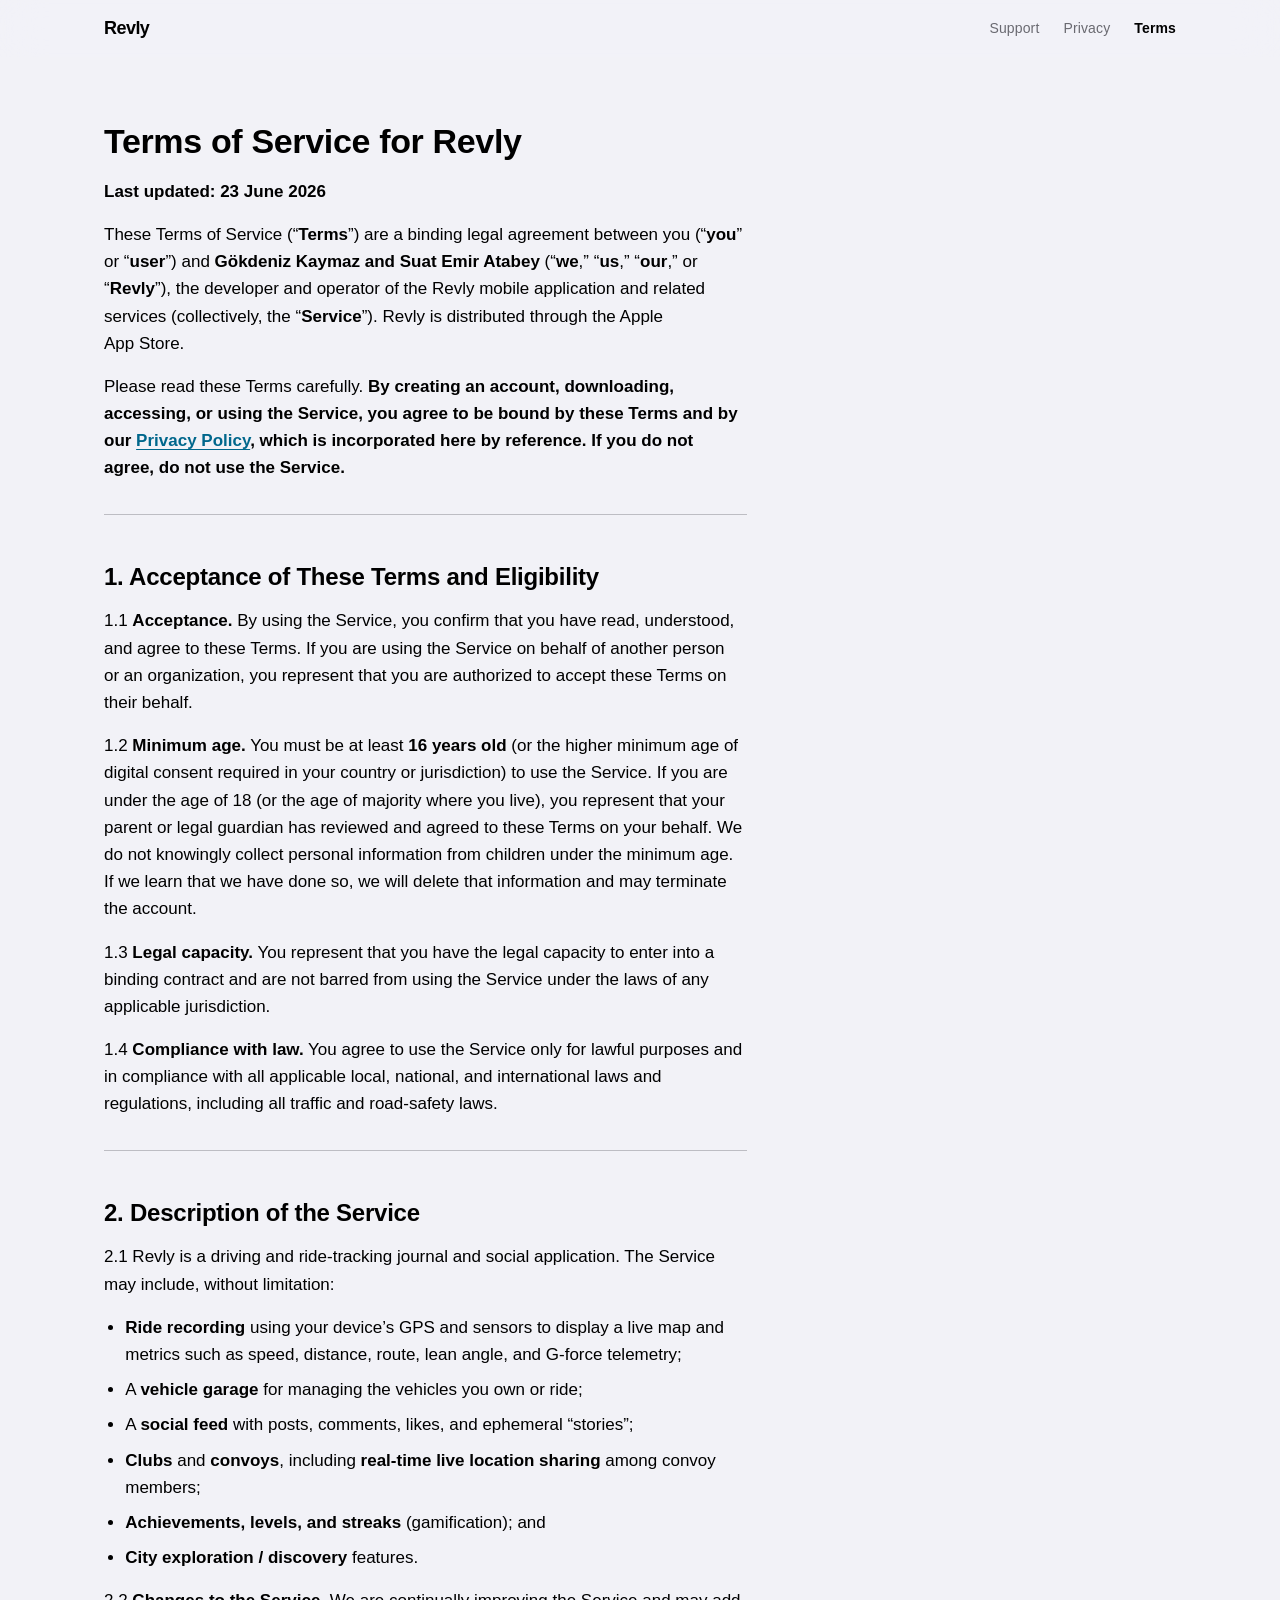
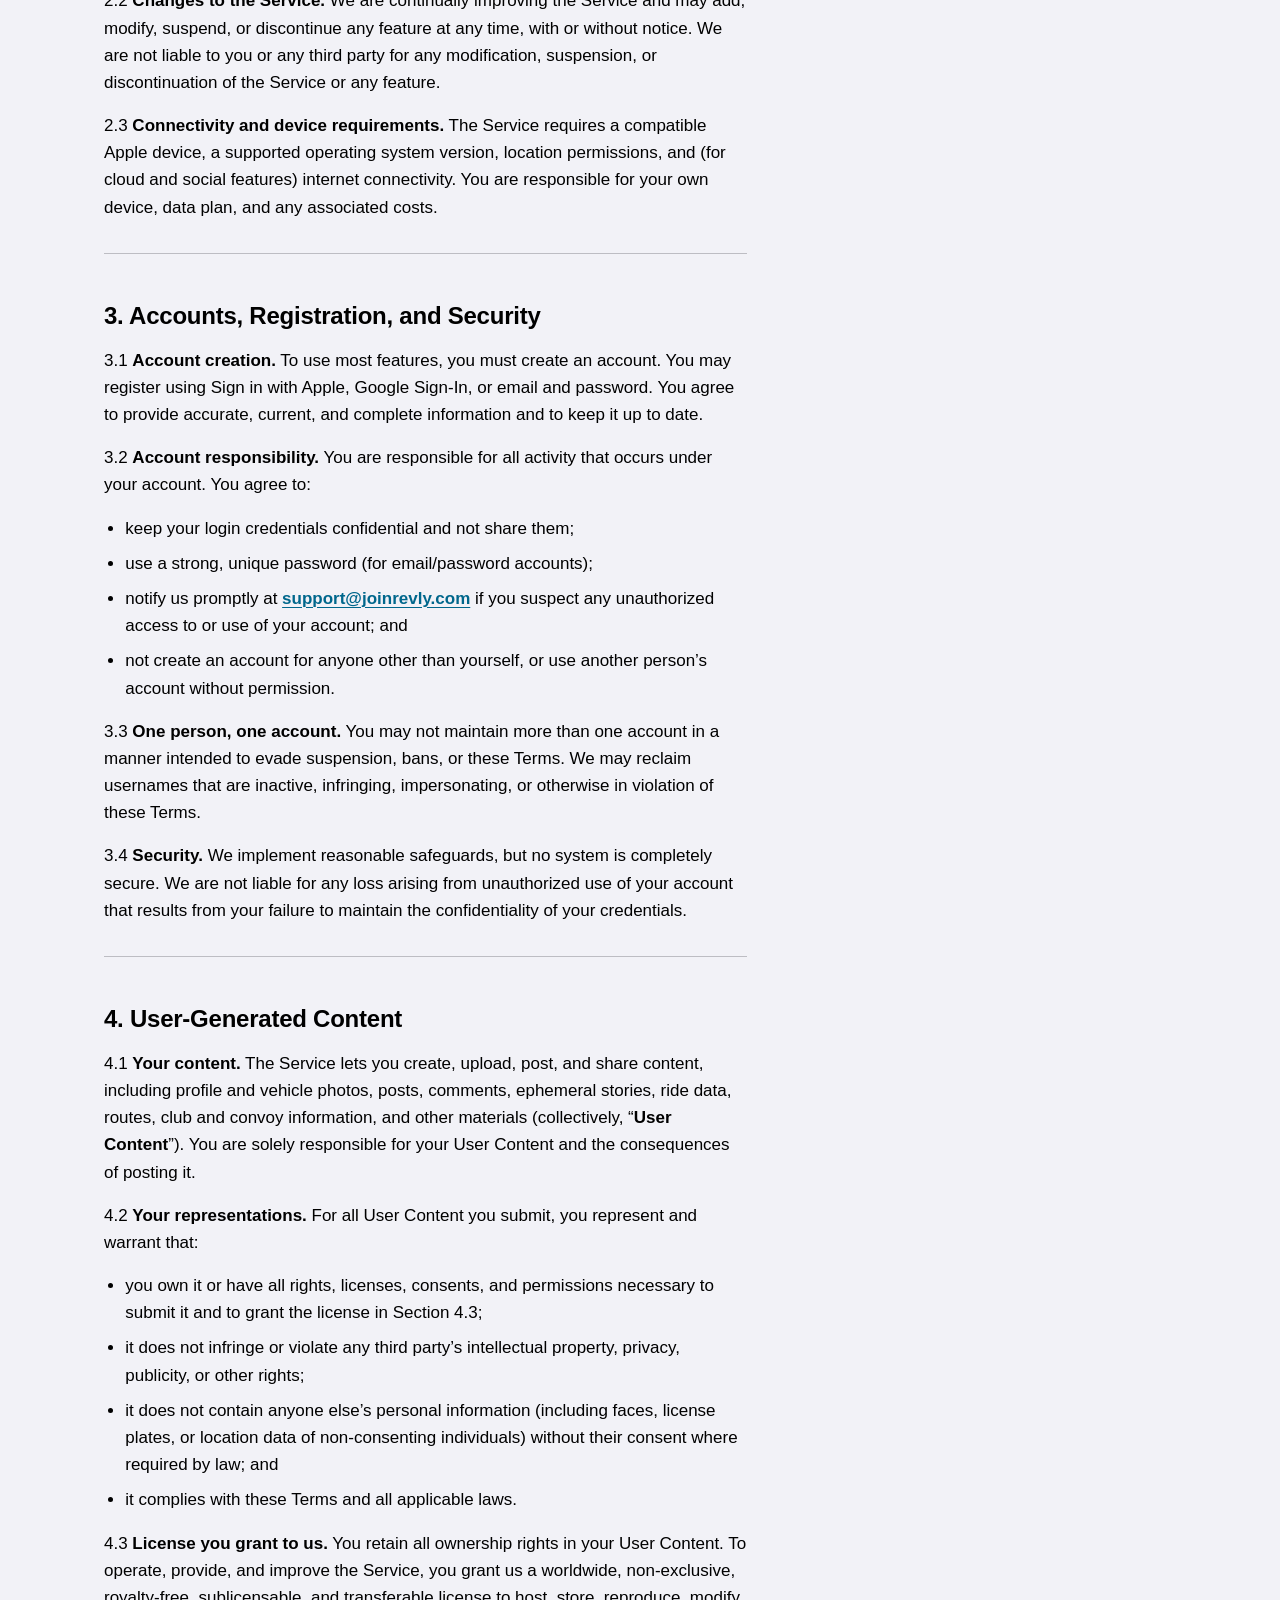
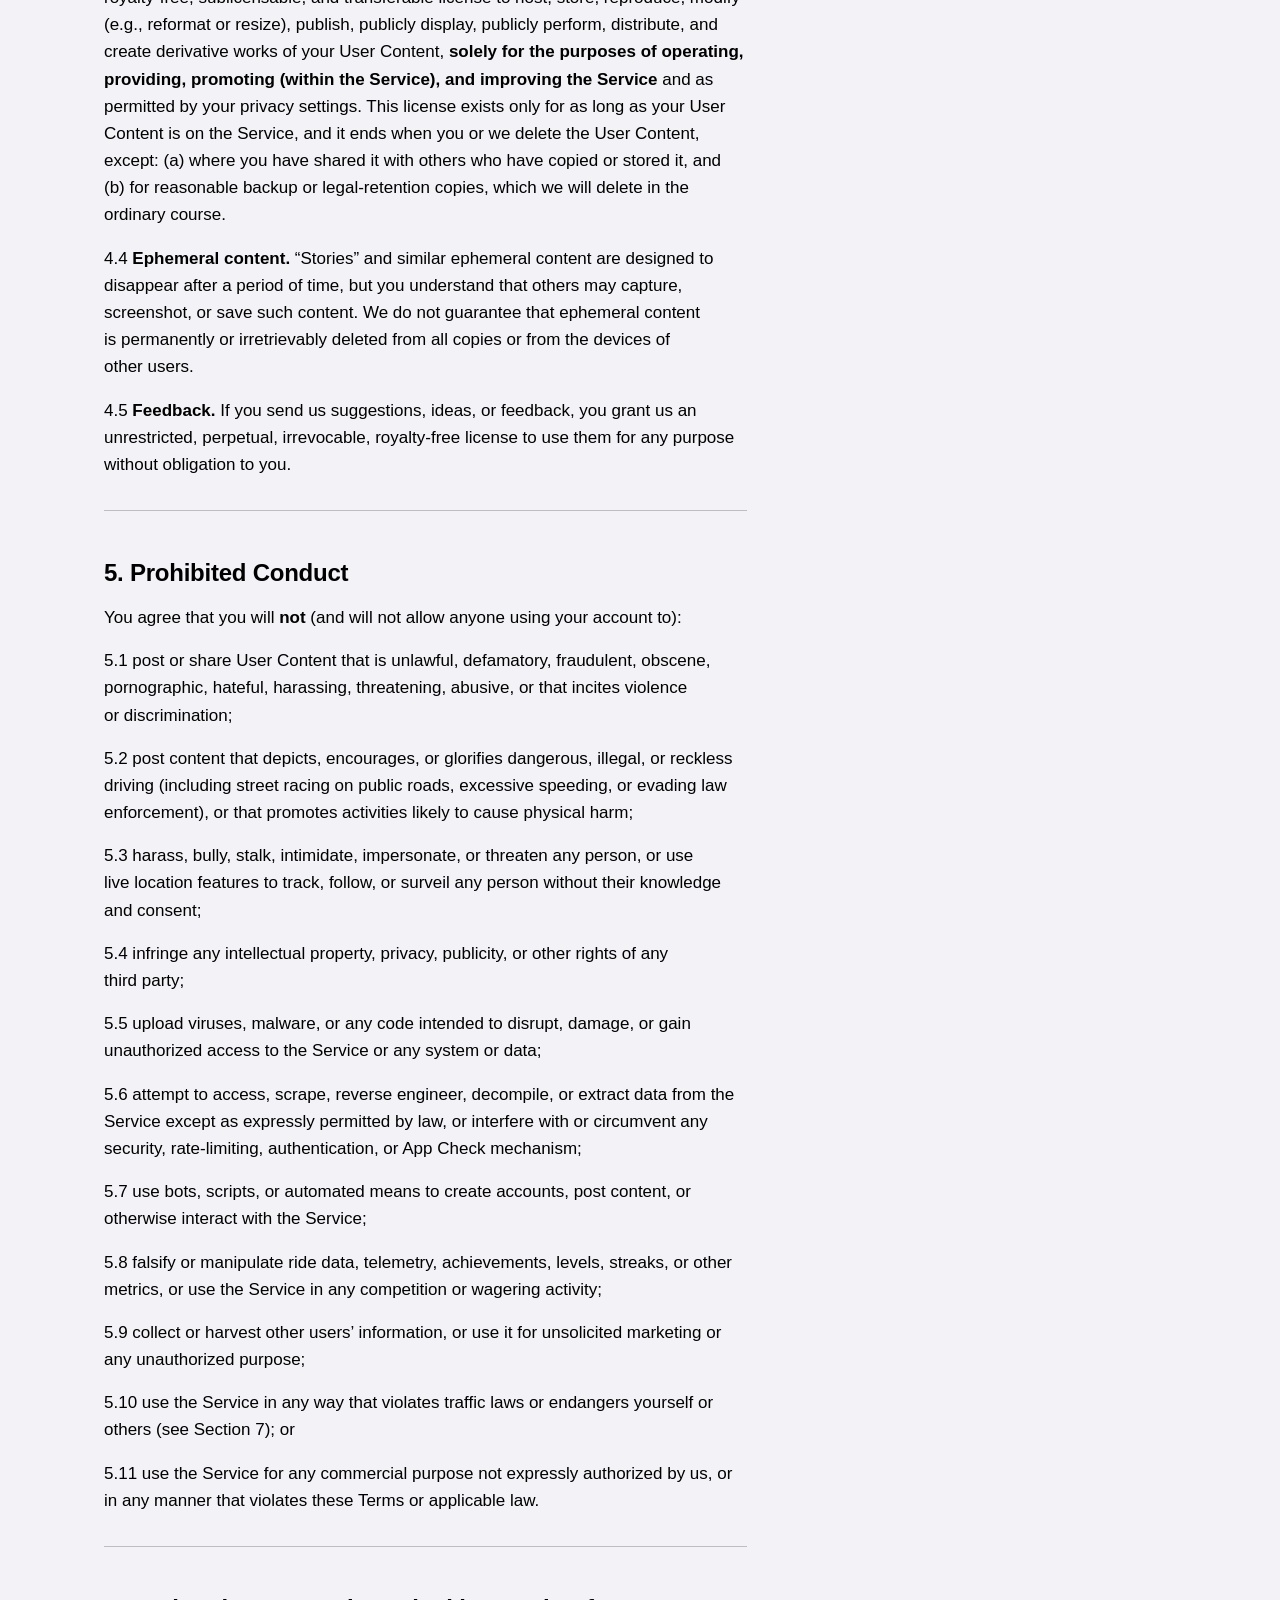
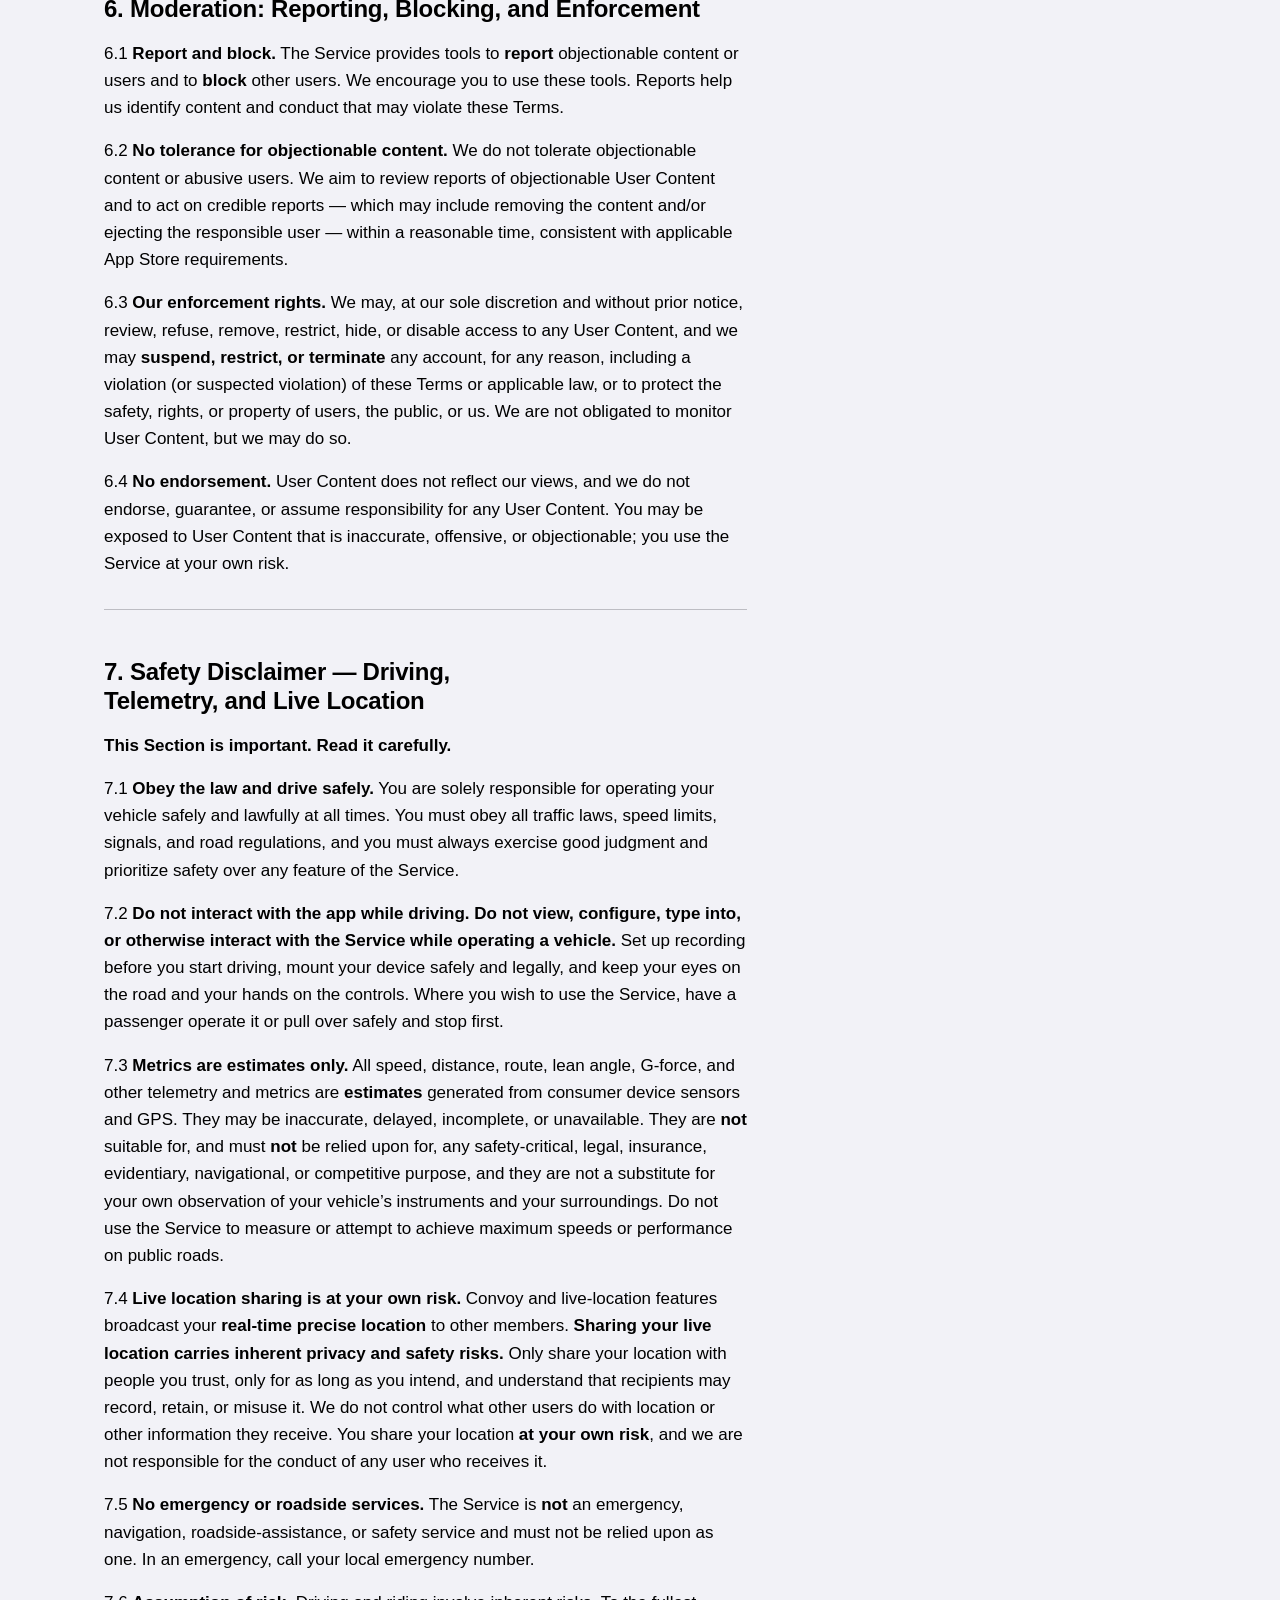
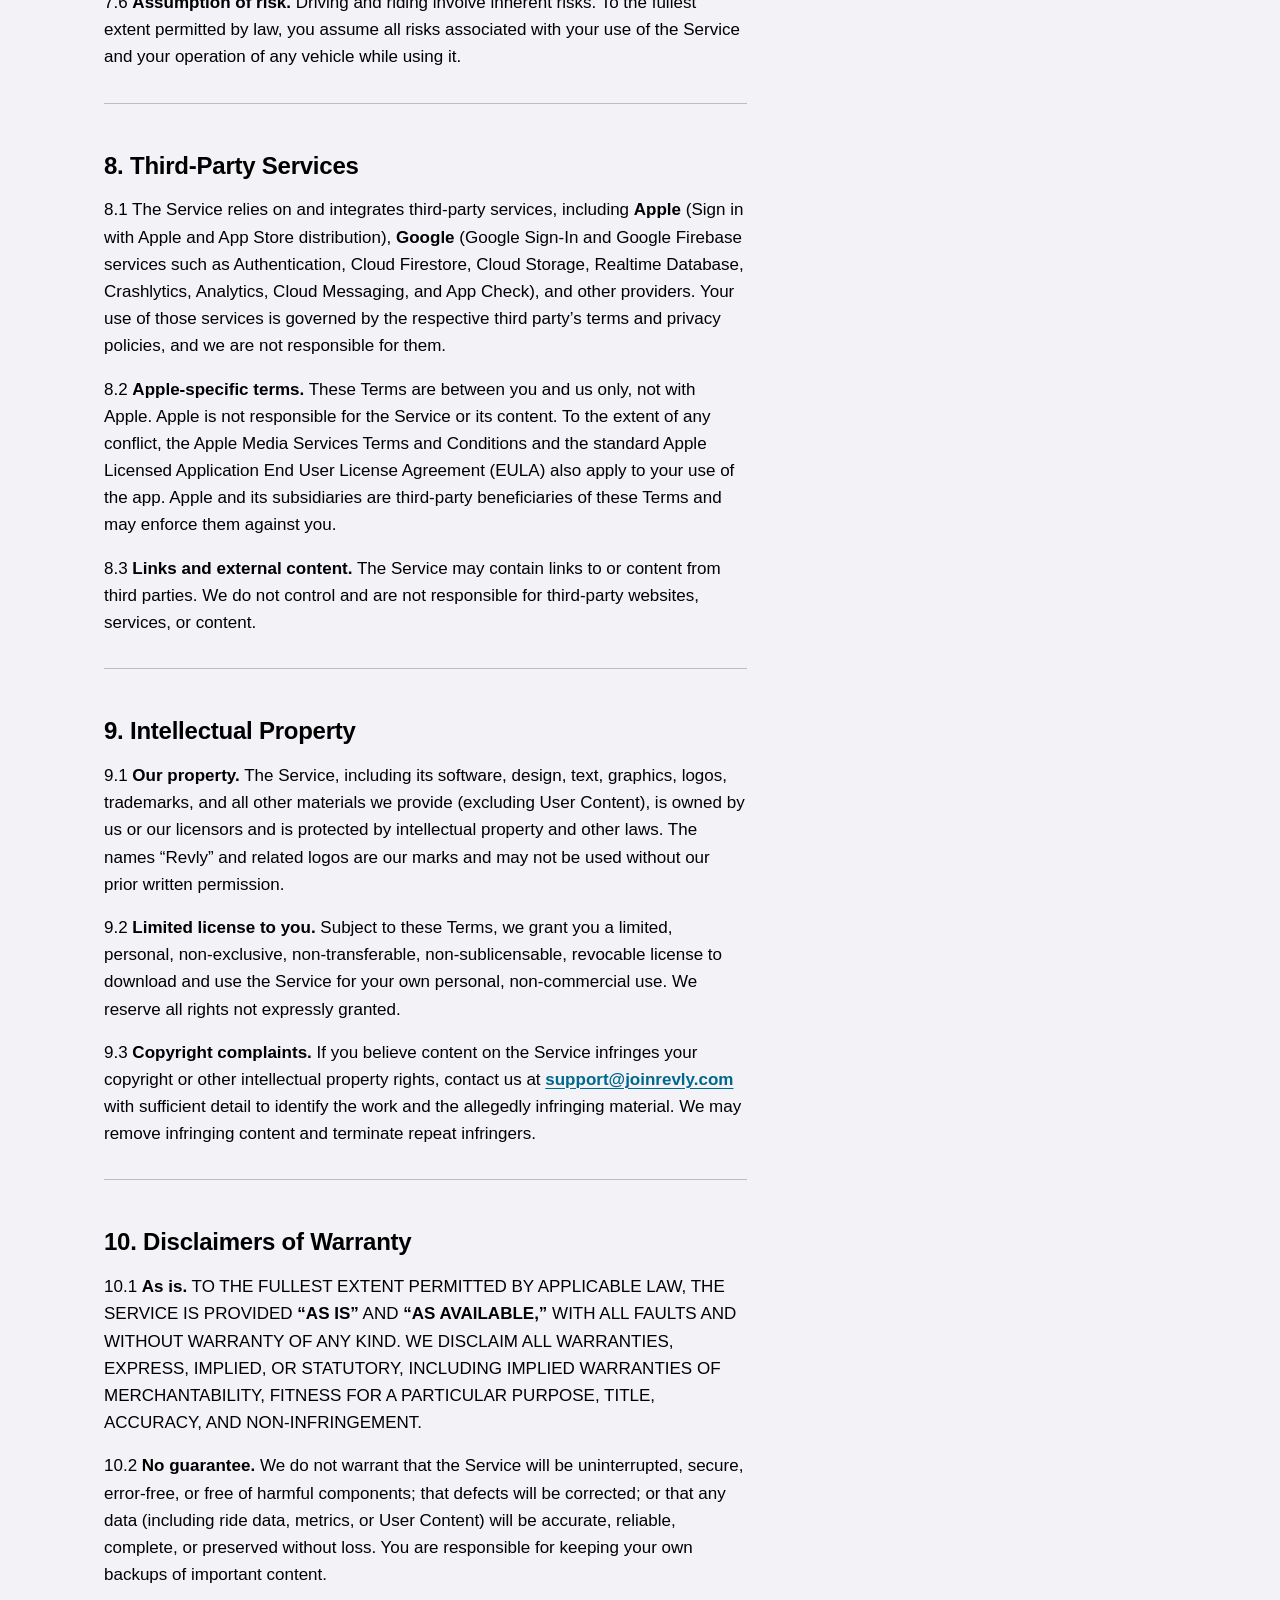
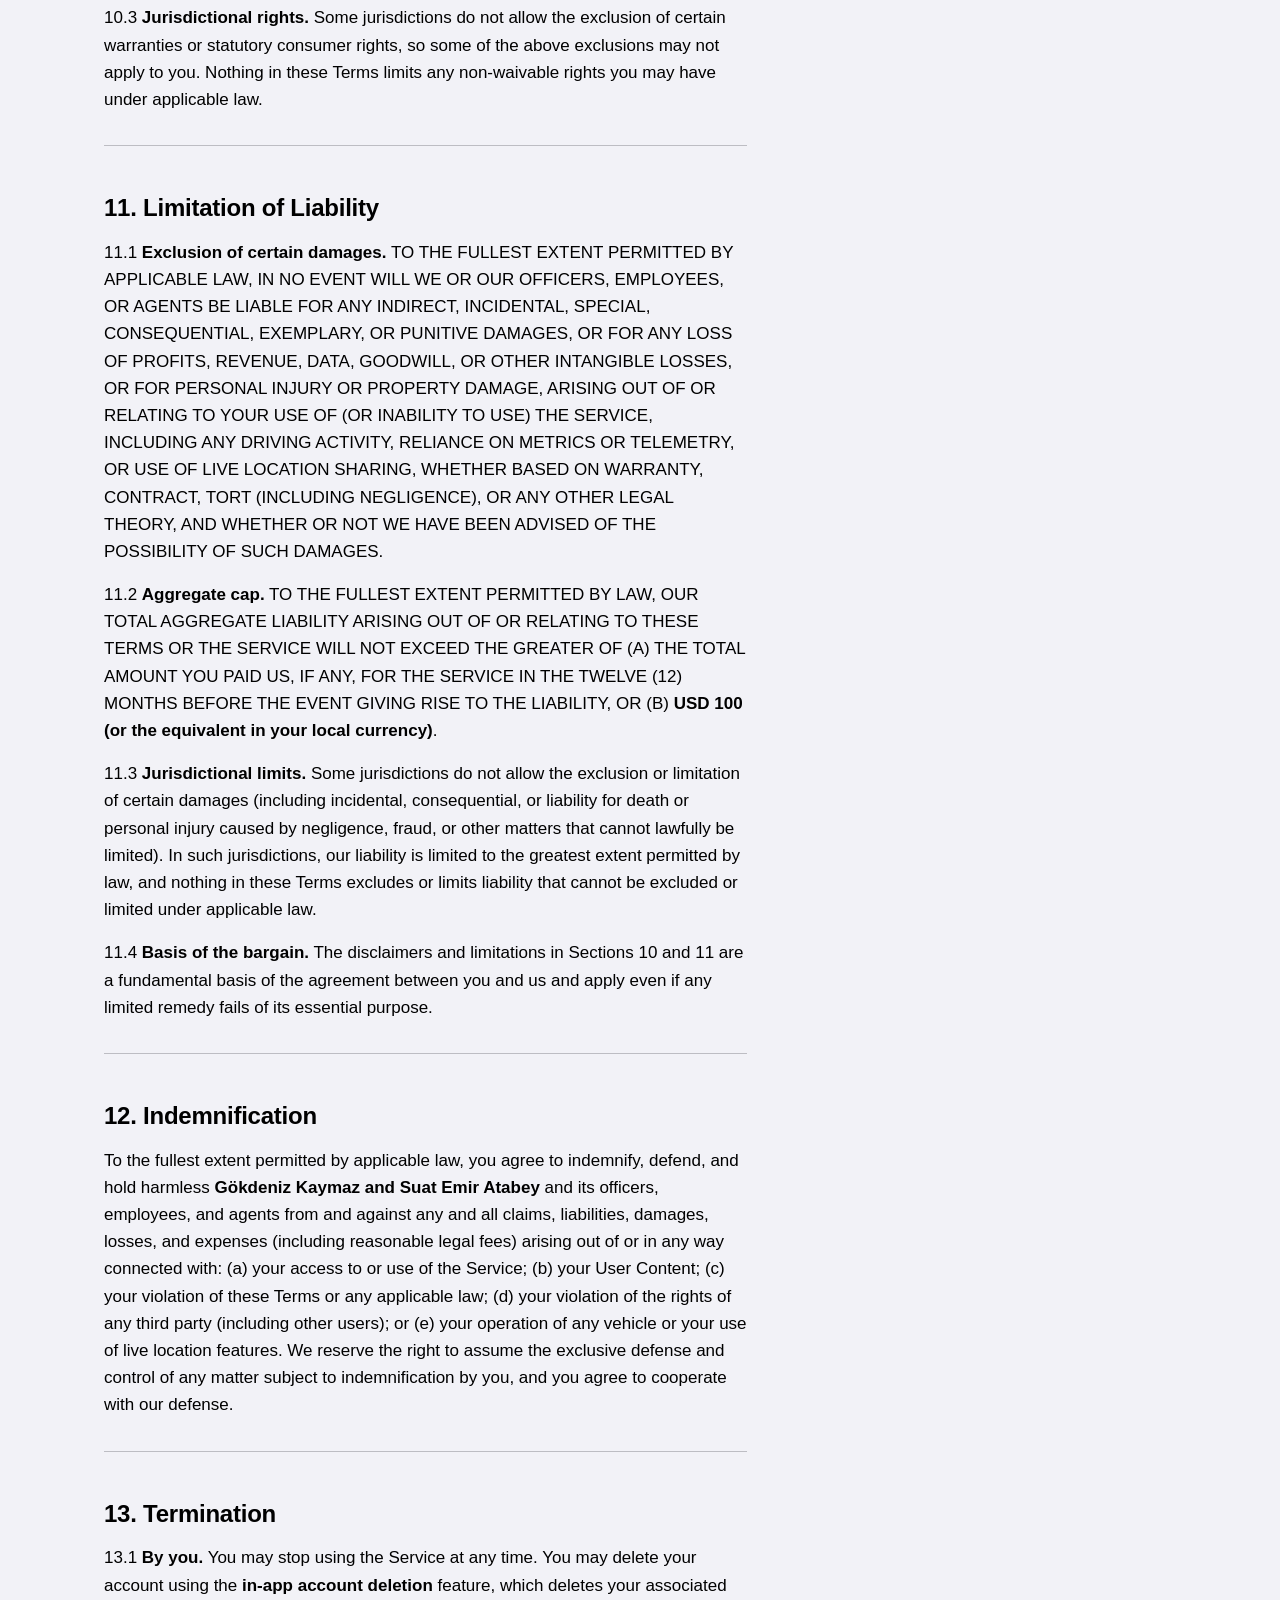
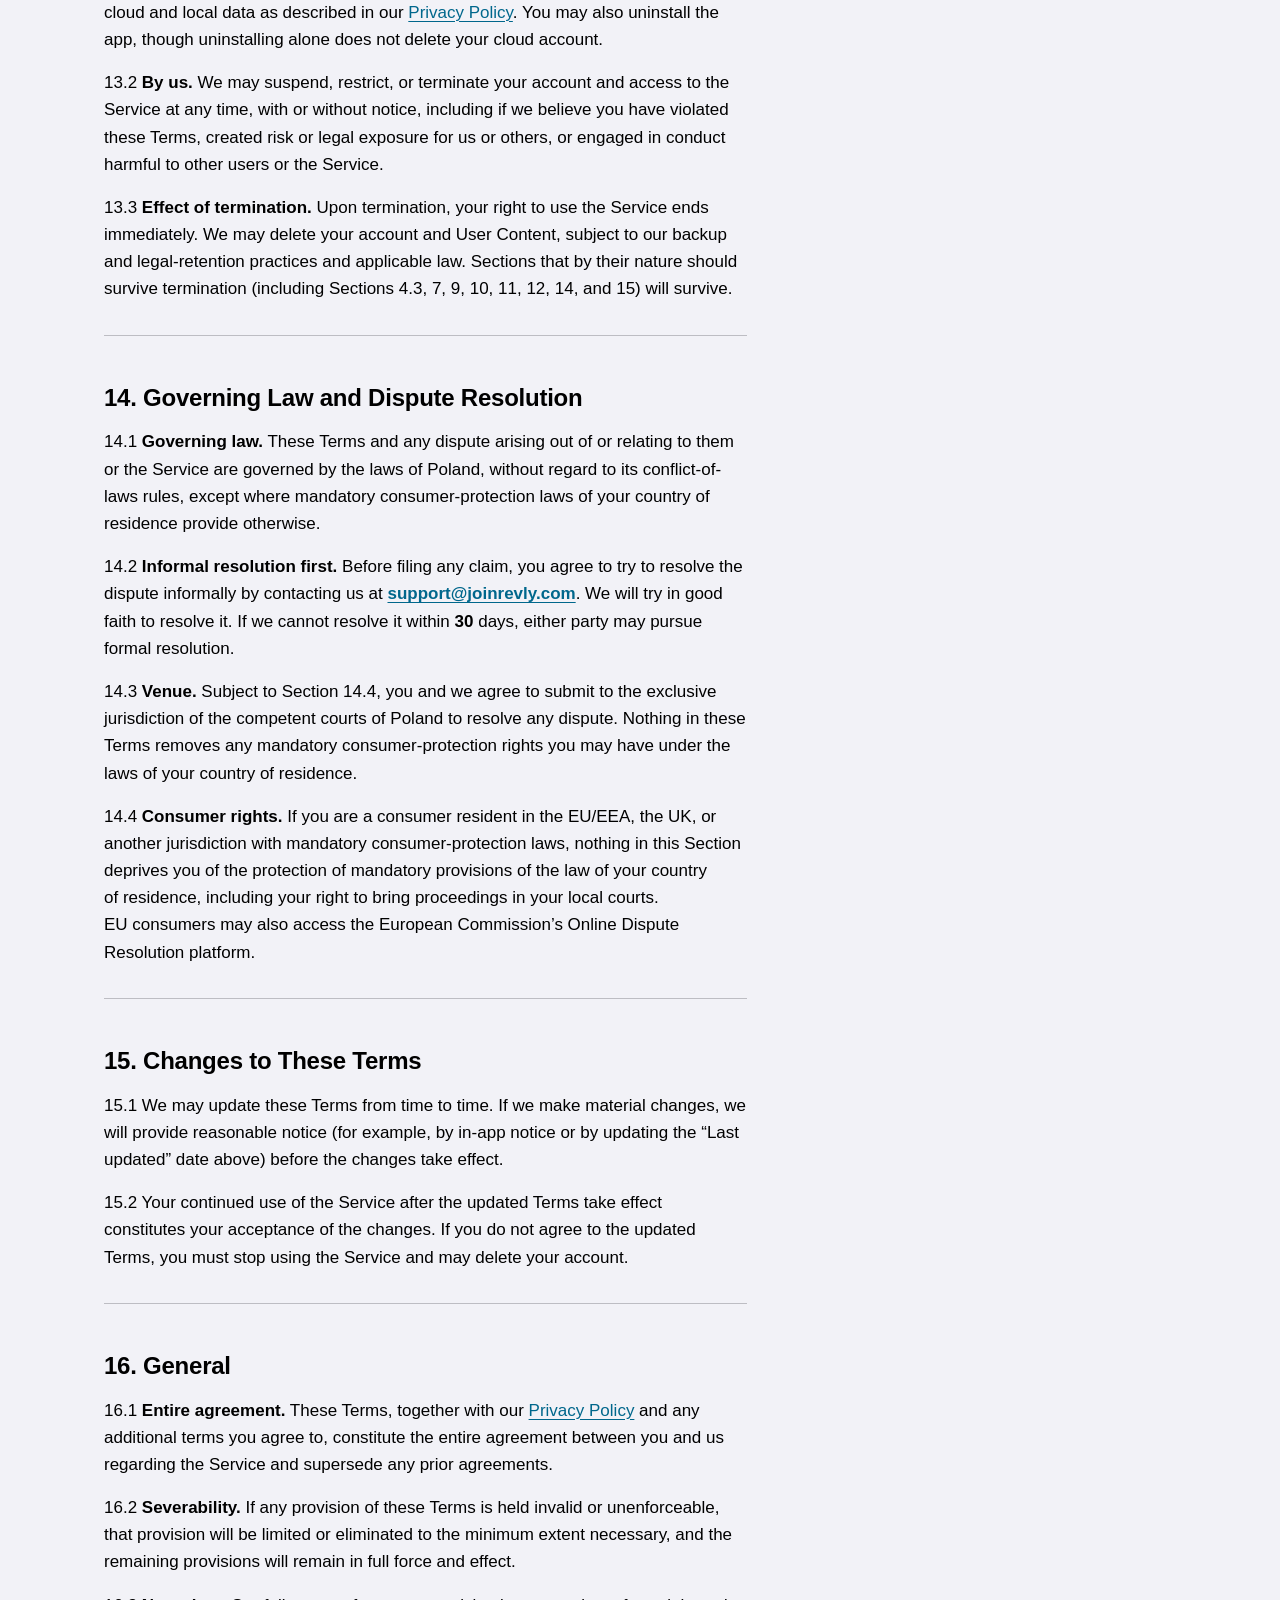
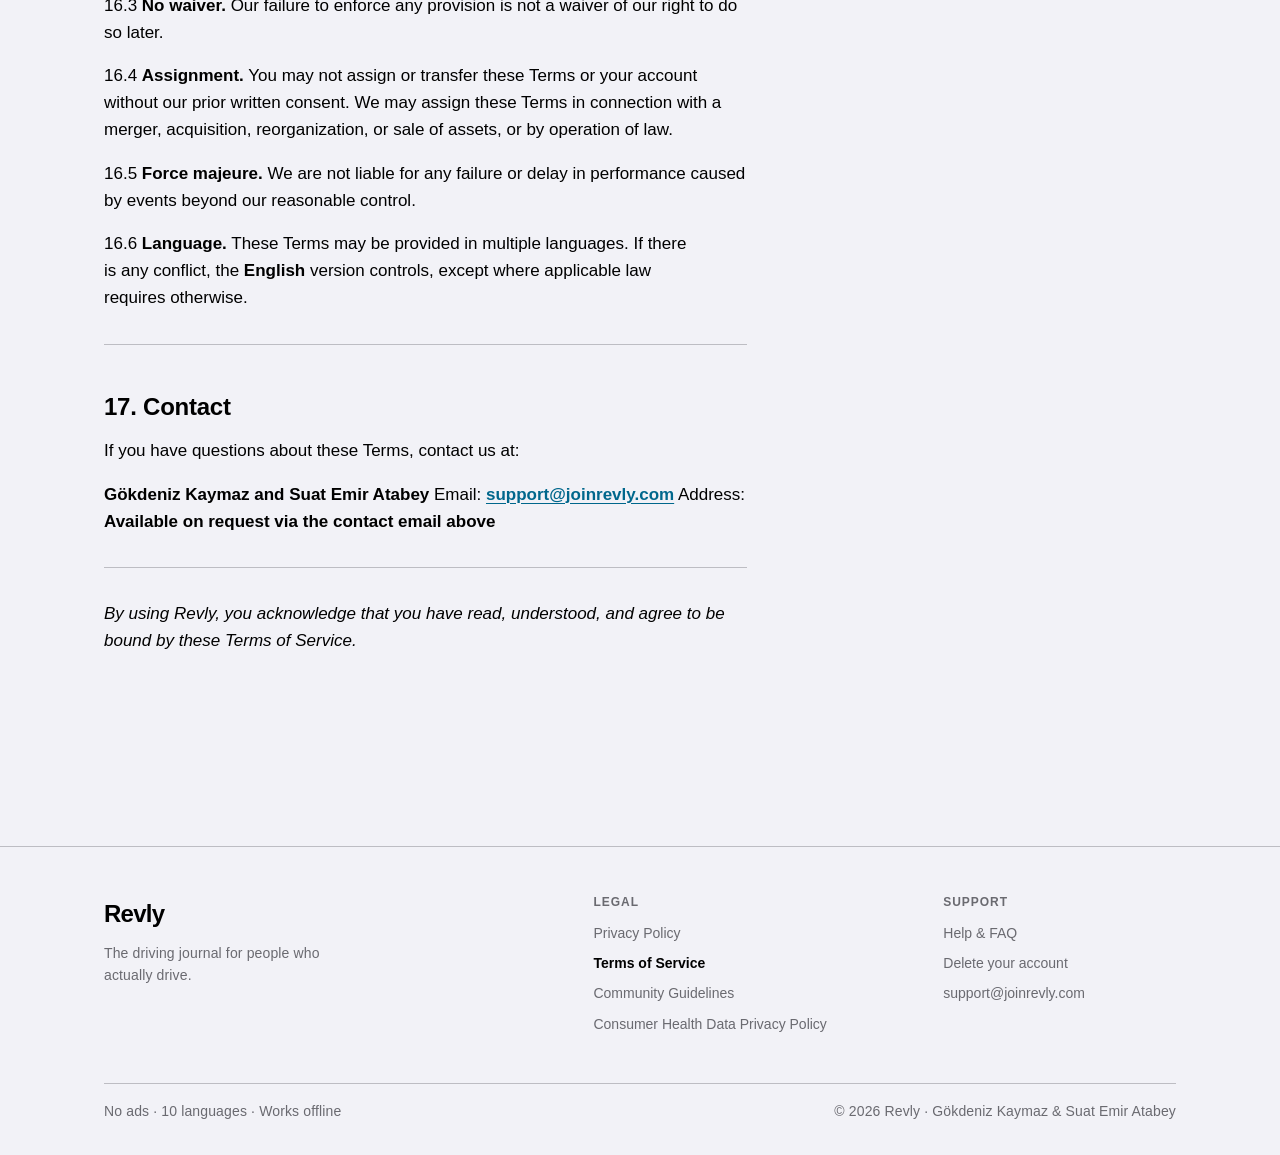
<file: terms/index.html>
<!DOCTYPE html><html lang="en" data-astro-cid-hkbrpulz> <head><meta charset="utf-8"><meta name="viewport" content="width=device-width, initial-scale=1"><meta name="referrer" content="same-origin"><meta http-equiv="Content-Security-Policy" content="default-src 'none'; script-src 'sha256-HVQ1SP3uQ7brXAFo0SfhBGzuMK8qUH/ED1IWbSiOCRc='; style-src 'self'; img-src 'self'; base-uri 'none'; form-action 'none'; upgrade-insecure-requests"><title>Terms of Service — Revly</title><meta name="description" content="The agreement between you and Revly."><link rel="canonical" href="https://joinrevly.com/terms/"><link rel="icon" href="/favicon.svg" type="image/svg+xml"><link rel="apple-touch-icon" href="/apple-touch-icon.png"><meta name="theme-color" content="#f2f2f7" media="(prefers-color-scheme: light)"><meta name="theme-color" content="#000000" media="(prefers-color-scheme: dark)"><meta property="og:type" content="website"><meta property="og:site_name" content="Revly"><meta property="og:title" content="Terms of Service — Revly"><meta property="og:description" content="The agreement between you and Revly."><meta property="og:url" content="https://joinrevly.com/terms/"><meta property="og:image" content="https://joinrevly.com/og-legal.png"><meta property="og:image:width" content="1200"><meta property="og:image:height" content="630"><meta property="og:image:alt" content="Terms of Service — Revly — Revly preview card"><meta name="twitter:card" content="summary_large_image"><link rel="stylesheet" href="/_astro/Base.BNwBgFU1.css"></head> <body data-astro-cid-hkbrpulz> <a class="visually-hidden skip" href="#main" data-astro-cid-hkbrpulz>Skip to content</a> <!--
      The only glass surface on the site. `Glass.swift` reserves the material
      for chrome floating over live content, and a page of glass cards would be
      both illegible and slow — so content stays on the paper plane.
    --> <header class="site glass" data-astro-cid-hkbrpulz> <div class="container bar" data-astro-cid-hkbrpulz> <a class="brand" href="/" aria-label="Revly home" data-astro-cid-hkbrpulz> <span class="wordmark" data-astro-cid-qisgtjgl>Revly</span> </a> <nav aria-label="Primary" data-astro-cid-hkbrpulz> <a href="/support" data-astro-cid-hkbrpulz> Support </a><a href="/privacy" data-astro-cid-hkbrpulz> Privacy </a><a href="/terms" aria-current="page" data-astro-cid-hkbrpulz> Terms </a> </nav> </div> </header> <main id="main" class="container prose-page" data-astro-cid-hkbrpulz> <article class="prose"> <h1 id="terms-of-service-for-revly">Terms of Service for Revly</h1>
<p><strong>Last updated: 23 June 2026</strong></p>
<p>These Terms of Service (“<strong>Terms</strong>”) are a binding legal agreement between you (“<strong>you</strong>” or “<strong>user</strong>”) and <strong>Gökdeniz Kaymaz and Suat Emir Atabey</strong> (“<strong>we</strong>,” “<strong>us</strong>,” “<strong>our</strong>,” or “<strong>Revly</strong>”), the developer and operator of the Revly mobile application and related services (collectively, the “<strong>Service</strong>”). Revly is distributed through the Apple App Store.</p>
<p>Please read these Terms carefully. <strong>By creating an account, downloading, accessing, or using the Service, you agree to be bound by these Terms and by our <a href="https://joinrevly.com/privacy">Privacy Policy</a>, which is incorporated here by reference. If you do not agree, do not use the Service.</strong></p>
<hr>
<h2 id="1-acceptance-of-these-terms-and-eligibility">1. Acceptance of These Terms and Eligibility</h2>
<p>1.1 <strong>Acceptance.</strong> By using the Service, you confirm that you have read, understood, and agree to these Terms. If you are using the Service on behalf of another person or an organization, you represent that you are authorized to accept these Terms on their behalf.</p>
<p>1.2 <strong>Minimum age.</strong> You must be at least <strong>16 years old</strong> (or the higher minimum age of digital consent required in your country or jurisdiction) to use the Service. If you are under the age of 18 (or the age of majority where you live), you represent that your parent or legal guardian has reviewed and agreed to these Terms on your behalf. We do not knowingly collect personal information from children under the minimum age. If we learn that we have done so, we will delete that information and may terminate the account.</p>
<p>1.3 <strong>Legal capacity.</strong> You represent that you have the legal capacity to enter into a binding contract and are not barred from using the Service under the laws of any applicable jurisdiction.</p>
<p>1.4 <strong>Compliance with law.</strong> You agree to use the Service only for lawful purposes and in compliance with all applicable local, national, and international laws and regulations, including all traffic and road-safety laws.</p>
<hr>
<h2 id="2-description-of-the-service">2. Description of the Service</h2>
<p>2.1 Revly is a driving and ride-tracking journal and social application. The Service may include, without limitation:</p>
<ul>
<li><strong>Ride recording</strong> using your device’s GPS and sensors to display a live map and metrics such as speed, distance, route, lean angle, and G-force telemetry;</li>
<li>A <strong>vehicle garage</strong> for managing the vehicles you own or ride;</li>
<li>A <strong>social feed</strong> with posts, comments, likes, and ephemeral “stories”;</li>
<li><strong>Clubs</strong> and <strong>convoys</strong>, including <strong>real-time live location sharing</strong> among convoy members;</li>
<li><strong>Achievements, levels, and streaks</strong> (gamification); and</li>
<li><strong>City exploration / discovery</strong> features.</li>
</ul>
<p>2.2 <strong>Changes to the Service.</strong> We are continually improving the Service and may add, modify, suspend, or discontinue any feature at any time, with or without notice. We are not liable to you or any third party for any modification, suspension, or discontinuation of the Service or any feature.</p>
<p>2.3 <strong>Connectivity and device requirements.</strong> The Service requires a compatible Apple device, a supported operating system version, location permissions, and (for cloud and social features) internet connectivity. You are responsible for your own device, data plan, and any associated costs.</p>
<hr>
<h2 id="3-accounts-registration-and-security">3. Accounts, Registration, and Security</h2>
<p>3.1 <strong>Account creation.</strong> To use most features, you must create an account. You may register using Sign in with Apple, Google Sign-In, or email and password. You agree to provide accurate, current, and complete information and to keep it up to date.</p>
<p>3.2 <strong>Account responsibility.</strong> You are responsible for all activity that occurs under your account. You agree to:</p>
<ul>
<li>keep your login credentials confidential and not share them;</li>
<li>use a strong, unique password (for email/password accounts);</li>
<li>notify us promptly at <strong><a href="mailto:support@joinrevly.com">support@joinrevly.com</a></strong> if you suspect any unauthorized access to or use of your account; and</li>
<li>not create an account for anyone other than yourself, or use another person’s account without permission.</li>
</ul>
<p>3.3 <strong>One person, one account.</strong> You may not maintain more than one account in a manner intended to evade suspension, bans, or these Terms. We may reclaim usernames that are inactive, infringing, impersonating, or otherwise in violation of these Terms.</p>
<p>3.4 <strong>Security.</strong> We implement reasonable safeguards, but no system is completely secure. We are not liable for any loss arising from unauthorized use of your account that results from your failure to maintain the confidentiality of your credentials.</p>
<hr>
<h2 id="4-user-generated-content">4. User-Generated Content</h2>
<p>4.1 <strong>Your content.</strong> The Service lets you create, upload, post, and share content, including profile and vehicle photos, posts, comments, ephemeral stories, ride data, routes, club and convoy information, and other materials (collectively, “<strong>User Content</strong>”). You are solely responsible for your User Content and the consequences of posting it.</p>
<p>4.2 <strong>Your representations.</strong> For all User Content you submit, you represent and warrant that:</p>
<ul>
<li>you own it or have all rights, licenses, consents, and permissions necessary to submit it and to grant the license in Section 4.3;</li>
<li>it does not infringe or violate any third party’s intellectual property, privacy, publicity, or other rights;</li>
<li>it does not contain anyone else’s personal information (including faces, license plates, or location data of non-consenting individuals) without their consent where required by law; and</li>
<li>it complies with these Terms and all applicable laws.</li>
</ul>
<p>4.3 <strong>License you grant to us.</strong> You retain all ownership rights in your User Content. To operate, provide, and improve the Service, you grant us a worldwide, non-exclusive, royalty-free, sublicensable, and transferable license to host, store, reproduce, modify (e.g., reformat or resize), publish, publicly display, publicly perform, distribute, and create derivative works of your User Content, <strong>solely for the purposes of operating, providing, promoting (within the Service), and improving the Service</strong> and as permitted by your privacy settings. This license exists only for as long as your User Content is on the Service, and it ends when you or we delete the User Content, except: (a) where you have shared it with others who have copied or stored it, and (b) for reasonable backup or legal-retention copies, which we will delete in the ordinary course.</p>
<p>4.4 <strong>Ephemeral content.</strong> “Stories” and similar ephemeral content are designed to disappear after a period of time, but you understand that others may capture, screenshot, or save such content. We do not guarantee that ephemeral content is permanently or irretrievably deleted from all copies or from the devices of other users.</p>
<p>4.5 <strong>Feedback.</strong> If you send us suggestions, ideas, or feedback, you grant us an unrestricted, perpetual, irrevocable, royalty-free license to use them for any purpose without obligation to you.</p>
<hr>
<h2 id="5-prohibited-conduct">5. Prohibited Conduct</h2>
<p>You agree that you will <strong>not</strong> (and will not allow anyone using your account to):</p>
<p>5.1 post or share User Content that is unlawful, defamatory, fraudulent, obscene, pornographic, hateful, harassing, threatening, abusive, or that incites violence or discrimination;</p>
<p>5.2 post content that depicts, encourages, or glorifies dangerous, illegal, or reckless driving (including street racing on public roads, excessive speeding, or evading law enforcement), or that promotes activities likely to cause physical harm;</p>
<p>5.3 harass, bully, stalk, intimidate, impersonate, or threaten any person, or use live location features to track, follow, or surveil any person without their knowledge and consent;</p>
<p>5.4 infringe any intellectual property, privacy, publicity, or other rights of any third party;</p>
<p>5.5 upload viruses, malware, or any code intended to disrupt, damage, or gain unauthorized access to the Service or any system or data;</p>
<p>5.6 attempt to access, scrape, reverse engineer, decompile, or extract data from the Service except as expressly permitted by law, or interfere with or circumvent any security, rate-limiting, authentication, or App Check mechanism;</p>
<p>5.7 use bots, scripts, or automated means to create accounts, post content, or otherwise interact with the Service;</p>
<p>5.8 falsify or manipulate ride data, telemetry, achievements, levels, streaks, or other metrics, or use the Service in any competition or wagering activity;</p>
<p>5.9 collect or harvest other users’ information, or use it for unsolicited marketing or any unauthorized purpose;</p>
<p>5.10 use the Service in any way that violates traffic laws or endangers yourself or others (see Section 7); or</p>
<p>5.11 use the Service for any commercial purpose not expressly authorized by us, or in any manner that violates these Terms or applicable law.</p>
<hr>
<h2 id="6-moderation-reporting-blocking-and-enforcement">6. Moderation: Reporting, Blocking, and Enforcement</h2>
<p>6.1 <strong>Report and block.</strong> The Service provides tools to <strong>report</strong> objectionable content or users and to <strong>block</strong> other users. We encourage you to use these tools. Reports help us identify content and conduct that may violate these Terms.</p>
<p>6.2 <strong>No tolerance for objectionable content.</strong> We do not tolerate objectionable content or abusive users. We aim to review reports of objectionable User Content and to act on credible reports — which may include removing the content and/or ejecting the responsible user — within a reasonable time, consistent with applicable App Store requirements.</p>
<p>6.3 <strong>Our enforcement rights.</strong> We may, at our sole discretion and without prior notice, review, refuse, remove, restrict, hide, or disable access to any User Content, and we may <strong>suspend, restrict, or terminate</strong> any account, for any reason, including a violation (or suspected violation) of these Terms or applicable law, or to protect the safety, rights, or property of users, the public, or us. We are not obligated to monitor User Content, but we may do so.</p>
<p>6.4 <strong>No endorsement.</strong> User Content does not reflect our views, and we do not endorse, guarantee, or assume responsibility for any User Content. You may be exposed to User Content that is inaccurate, offensive, or objectionable; you use the Service at your own risk.</p>
<hr>
<h2 id="7-safety-disclaimer--driving-telemetry-and-live-location">7. Safety Disclaimer — Driving, Telemetry, and Live Location</h2>
<p><strong>This Section is important. Read it carefully.</strong></p>
<p>7.1 <strong>Obey the law and drive safely.</strong> You are solely responsible for operating your vehicle safely and lawfully at all times. You must obey all traffic laws, speed limits, signals, and road regulations, and you must always exercise good judgment and prioritize safety over any feature of the Service.</p>
<p>7.2 <strong>Do not interact with the app while driving.</strong> <strong>Do not view, configure, type into, or otherwise interact with the Service while operating a vehicle.</strong> Set up recording before you start driving, mount your device safely and legally, and keep your eyes on the road and your hands on the controls. Where you wish to use the Service, have a passenger operate it or pull over safely and stop first.</p>
<p>7.3 <strong>Metrics are estimates only.</strong> All speed, distance, route, lean angle, G-force, and other telemetry and metrics are <strong>estimates</strong> generated from consumer device sensors and GPS. They may be inaccurate, delayed, incomplete, or unavailable. They are <strong>not</strong> suitable for, and must <strong>not</strong> be relied upon for, any safety-critical, legal, insurance, evidentiary, navigational, or competitive purpose, and they are not a substitute for your own observation of your vehicle’s instruments and your surroundings. Do not use the Service to measure or attempt to achieve maximum speeds or performance on public roads.</p>
<p>7.4 <strong>Live location sharing is at your own risk.</strong> Convoy and live-location features broadcast your <strong>real-time precise location</strong> to other members. <strong>Sharing your live location carries inherent privacy and safety risks.</strong> Only share your location with people you trust, only for as long as you intend, and understand that recipients may record, retain, or misuse it. We do not control what other users do with location or other information they receive. You share your location <strong>at your own risk</strong>, and we are not responsible for the conduct of any user who receives it.</p>
<p>7.5 <strong>No emergency or roadside services.</strong> The Service is <strong>not</strong> an emergency, navigation, roadside-assistance, or safety service and must not be relied upon as one. In an emergency, call your local emergency number.</p>
<p>7.6 <strong>Assumption of risk.</strong> Driving and riding involve inherent risks. To the fullest extent permitted by law, you assume all risks associated with your use of the Service and your operation of any vehicle while using it.</p>
<hr>
<h2 id="8-third-party-services">8. Third-Party Services</h2>
<p>8.1 The Service relies on and integrates third-party services, including <strong>Apple</strong> (Sign in with Apple and App Store distribution), <strong>Google</strong> (Google Sign-In and Google Firebase services such as Authentication, Cloud Firestore, Cloud Storage, Realtime Database, Crashlytics, Analytics, Cloud Messaging, and App Check), and other providers. Your use of those services is governed by the respective third party’s terms and privacy policies, and we are not responsible for them.</p>
<p>8.2 <strong>Apple-specific terms.</strong> These Terms are between you and us only, not with Apple. Apple is not responsible for the Service or its content. To the extent of any conflict, the Apple Media Services Terms and Conditions and the standard Apple Licensed Application End User License Agreement (EULA) also apply to your use of the app. Apple and its subsidiaries are third-party beneficiaries of these Terms and may enforce them against you.</p>
<p>8.3 <strong>Links and external content.</strong> The Service may contain links to or content from third parties. We do not control and are not responsible for third-party websites, services, or content.</p>
<hr>
<h2 id="9-intellectual-property">9. Intellectual Property</h2>
<p>9.1 <strong>Our property.</strong> The Service, including its software, design, text, graphics, logos, trademarks, and all other materials we provide (excluding User Content), is owned by us or our licensors and is protected by intellectual property and other laws. The names “Revly” and related logos are our marks and may not be used without our prior written permission.</p>
<p>9.2 <strong>Limited license to you.</strong> Subject to these Terms, we grant you a limited, personal, non-exclusive, non-transferable, non-sublicensable, revocable license to download and use the Service for your own personal, non-commercial use. We reserve all rights not expressly granted.</p>
<p>9.3 <strong>Copyright complaints.</strong> If you believe content on the Service infringes your copyright or other intellectual property rights, contact us at <strong><a href="mailto:support@joinrevly.com">support@joinrevly.com</a></strong> with sufficient detail to identify the work and the allegedly infringing material. We may remove infringing content and terminate repeat infringers.</p>
<hr>
<h2 id="10-disclaimers-of-warranty">10. Disclaimers of Warranty</h2>
<p>10.1 <strong>As is.</strong> TO THE FULLEST EXTENT PERMITTED BY APPLICABLE LAW, THE SERVICE IS PROVIDED <strong>“AS IS”</strong> AND <strong>“AS AVAILABLE,”</strong> WITH ALL FAULTS AND WITHOUT WARRANTY OF ANY KIND. WE DISCLAIM ALL WARRANTIES, EXPRESS, IMPLIED, OR STATUTORY, INCLUDING IMPLIED WARRANTIES OF MERCHANTABILITY, FITNESS FOR A PARTICULAR PURPOSE, TITLE, ACCURACY, AND NON-INFRINGEMENT.</p>
<p>10.2 <strong>No guarantee.</strong> We do not warrant that the Service will be uninterrupted, secure, error-free, or free of harmful components; that defects will be corrected; or that any data (including ride data, metrics, or User Content) will be accurate, reliable, complete, or preserved without loss. You are responsible for keeping your own backups of important content.</p>
<p>10.3 <strong>Jurisdictional rights.</strong> Some jurisdictions do not allow the exclusion of certain warranties or statutory consumer rights, so some of the above exclusions may not apply to you. Nothing in these Terms limits any non-waivable rights you may have under applicable law.</p>
<hr>
<h2 id="11-limitation-of-liability">11. Limitation of Liability</h2>
<p>11.1 <strong>Exclusion of certain damages.</strong> TO THE FULLEST EXTENT PERMITTED BY APPLICABLE LAW, IN NO EVENT WILL WE OR OUR OFFICERS, EMPLOYEES, OR AGENTS BE LIABLE FOR ANY INDIRECT, INCIDENTAL, SPECIAL, CONSEQUENTIAL, EXEMPLARY, OR PUNITIVE DAMAGES, OR FOR ANY LOSS OF PROFITS, REVENUE, DATA, GOODWILL, OR OTHER INTANGIBLE LOSSES, OR FOR PERSONAL INJURY OR PROPERTY DAMAGE, ARISING OUT OF OR RELATING TO YOUR USE OF (OR INABILITY TO USE) THE SERVICE, INCLUDING ANY DRIVING ACTIVITY, RELIANCE ON METRICS OR TELEMETRY, OR USE OF LIVE LOCATION SHARING, WHETHER BASED ON WARRANTY, CONTRACT, TORT (INCLUDING NEGLIGENCE), OR ANY OTHER LEGAL THEORY, AND WHETHER OR NOT WE HAVE BEEN ADVISED OF THE POSSIBILITY OF SUCH DAMAGES.</p>
<p>11.2 <strong>Aggregate cap.</strong> TO THE FULLEST EXTENT PERMITTED BY LAW, OUR TOTAL AGGREGATE LIABILITY ARISING OUT OF OR RELATING TO THESE TERMS OR THE SERVICE WILL NOT EXCEED THE GREATER OF (A) THE TOTAL AMOUNT YOU PAID US, IF ANY, FOR THE SERVICE IN THE TWELVE (12) MONTHS BEFORE THE EVENT GIVING RISE TO THE LIABILITY, OR (B) <strong>USD 100 (or the equivalent in your local currency)</strong>.</p>
<p>11.3 <strong>Jurisdictional limits.</strong> Some jurisdictions do not allow the exclusion or limitation of certain damages (including incidental, consequential, or liability for death or personal injury caused by negligence, fraud, or other matters that cannot lawfully be limited). In such jurisdictions, our liability is limited to the greatest extent permitted by law, and nothing in these Terms excludes or limits liability that cannot be excluded or limited under applicable law.</p>
<p>11.4 <strong>Basis of the bargain.</strong> The disclaimers and limitations in Sections 10 and 11 are a fundamental basis of the agreement between you and us and apply even if any limited remedy fails of its essential purpose.</p>
<hr>
<h2 id="12-indemnification">12. Indemnification</h2>
<p>To the fullest extent permitted by applicable law, you agree to indemnify, defend, and hold harmless <strong>Gökdeniz Kaymaz and Suat Emir Atabey</strong> and its officers, employees, and agents from and against any and all claims, liabilities, damages, losses, and expenses (including reasonable legal fees) arising out of or in any way connected with: (a) your access to or use of the Service; (b) your User Content; (c) your violation of these Terms or any applicable law; (d) your violation of the rights of any third party (including other users); or (e) your operation of any vehicle or your use of live location features. We reserve the right to assume the exclusive defense and control of any matter subject to indemnification by you, and you agree to cooperate with our defense.</p>
<hr>
<h2 id="13-termination">13. Termination</h2>
<p>13.1 <strong>By you.</strong> You may stop using the Service at any time. You may delete your account using the <strong>in-app account deletion</strong> feature, which deletes your associated cloud and local data as described in our <a href="https://joinrevly.com/privacy">Privacy Policy</a>. You may also uninstall the app, though uninstalling alone does not delete your cloud account.</p>
<p>13.2 <strong>By us.</strong> We may suspend, restrict, or terminate your account and access to the Service at any time, with or without notice, including if we believe you have violated these Terms, created risk or legal exposure for us or others, or engaged in conduct harmful to other users or the Service.</p>
<p>13.3 <strong>Effect of termination.</strong> Upon termination, your right to use the Service ends immediately. We may delete your account and User Content, subject to our backup and legal-retention practices and applicable law. Sections that by their nature should survive termination (including Sections 4.3, 7, 9, 10, 11, 12, 14, and 15) will survive.</p>
<hr>
<h2 id="14-governing-law-and-dispute-resolution">14. Governing Law and Dispute Resolution</h2>
<p>14.1 <strong>Governing law.</strong> These Terms and any dispute arising out of or relating to them or the Service are governed by the laws of Poland, without regard to its conflict-of-laws rules, except where mandatory consumer-protection laws of your country of residence provide otherwise.</p>
<p>14.2 <strong>Informal resolution first.</strong> Before filing any claim, you agree to try to resolve the dispute informally by contacting us at <strong><a href="mailto:support@joinrevly.com">support@joinrevly.com</a></strong>. We will try in good faith to resolve it. If we cannot resolve it within <strong>30</strong> days, either party may pursue formal resolution.</p>
<p>14.3 <strong>Venue.</strong> Subject to Section 14.4, you and we agree to submit to the exclusive jurisdiction of the competent courts of Poland to resolve any dispute. Nothing in these Terms removes any mandatory consumer-protection rights you may have under the laws of your country of residence.</p>
<p>14.4 <strong>Consumer rights.</strong> If you are a consumer resident in the EU/EEA, the UK, or another jurisdiction with mandatory consumer-protection laws, nothing in this Section deprives you of the protection of mandatory provisions of the law of your country of residence, including your right to bring proceedings in your local courts. EU consumers may also access the European Commission’s Online Dispute Resolution platform.</p>
<hr>
<h2 id="15-changes-to-these-terms">15. Changes to These Terms</h2>
<p>15.1 We may update these Terms from time to time. If we make material changes, we will provide reasonable notice (for example, by in-app notice or by updating the “Last updated” date above) before the changes take effect.</p>
<p>15.2 Your continued use of the Service after the updated Terms take effect constitutes your acceptance of the changes. If you do not agree to the updated Terms, you must stop using the Service and may delete your account.</p>
<hr>
<h2 id="16-general">16. General</h2>
<p>16.1 <strong>Entire agreement.</strong> These Terms, together with our <a href="https://joinrevly.com/privacy">Privacy Policy</a> and any additional terms you agree to, constitute the entire agreement between you and us regarding the Service and supersede any prior agreements.</p>
<p>16.2 <strong>Severability.</strong> If any provision of these Terms is held invalid or unenforceable, that provision will be limited or eliminated to the minimum extent necessary, and the remaining provisions will remain in full force and effect.</p>
<p>16.3 <strong>No waiver.</strong> Our failure to enforce any provision is not a waiver of our right to do so later.</p>
<p>16.4 <strong>Assignment.</strong> You may not assign or transfer these Terms or your account without our prior written consent. We may assign these Terms in connection with a merger, acquisition, reorganization, or sale of assets, or by operation of law.</p>
<p>16.5 <strong>Force majeure.</strong> We are not liable for any failure or delay in performance caused by events beyond our reasonable control.</p>
<p>16.6 <strong>Language.</strong> These Terms may be provided in multiple languages. If there is any conflict, the <strong>English</strong> version controls, except where applicable law requires otherwise.</p>
<hr>
<h2 id="17-contact">17. Contact</h2>
<p>If you have questions about these Terms, contact us at:</p>
<p><strong>Gökdeniz Kaymaz and Suat Emir Atabey</strong>
Email: <strong><a href="mailto:support@joinrevly.com">support@joinrevly.com</a></strong>
Address: <strong>Available on request via the contact email above</strong></p>
<hr>
<p><em>By using Revly, you acknowledge that you have read, understood, and agree to be bound by these Terms of Service.</em></p>
 </article>  </main> <footer class="site-footer" data-astro-cid-hkbrpulz> <div class="container" data-astro-cid-hkbrpulz> <div class="footer-top" data-astro-cid-hkbrpulz> <div class="footer-brand" data-astro-cid-hkbrpulz> <span class="wordmark wordmark--lg" data-astro-cid-qisgtjgl>Revly</span> <p class="meta" data-astro-cid-hkbrpulz>The driving journal for people who actually drive.</p> </div> <nav class="footer-links" aria-label="Legal" data-astro-cid-hkbrpulz> <h2 class="eyebrow" data-astro-cid-hkbrpulz>Legal</h2> <ul data-astro-cid-hkbrpulz> <li data-astro-cid-hkbrpulz> <a href="/privacy" data-astro-cid-hkbrpulz> Privacy Policy </a> </li><li data-astro-cid-hkbrpulz> <a href="/terms" aria-current="page" data-astro-cid-hkbrpulz> Terms of Service </a> </li><li data-astro-cid-hkbrpulz> <a href="/community-guidelines" data-astro-cid-hkbrpulz> Community Guidelines </a> </li><li data-astro-cid-hkbrpulz> <a href="/consumer-health-data" data-astro-cid-hkbrpulz> Consumer Health Data Privacy Policy </a> </li> </ul> </nav> <nav class="footer-links" aria-label="Support" data-astro-cid-hkbrpulz> <h2 class="eyebrow" data-astro-cid-hkbrpulz>Support</h2> <ul data-astro-cid-hkbrpulz> <li data-astro-cid-hkbrpulz> <a href="/support" data-astro-cid-hkbrpulz>
Help &amp; FAQ
</a> </li>  <li data-astro-cid-hkbrpulz> <a href="/support#delete-your-account" data-astro-cid-hkbrpulz>Delete your account</a> </li> <li data-astro-cid-hkbrpulz><a href="mailto:support@joinrevly.com" data-astro-cid-hkbrpulz>support@joinrevly.com</a></li> </ul> </nav> </div> <div class="colophon" data-astro-cid-hkbrpulz>  <p class="meta" data-astro-cid-hkbrpulz>No ads · 10 languages · Works offline</p> <p class="meta" data-astro-cid-hkbrpulz>© 2026 Revly · Gökdeniz Kaymaz &amp; Suat Emir Atabey</p> </div> </div> </footer> </body> </html>
</file>
<file: _astro/Base.BNwBgFU1.css>
:root{color-scheme:light dark;--accent:#007fad;--accent-hover:#00678c;--accent-text:#00678c;--accent-text-hover:#004f6b;--ink-on-accent:#fff;--bg:#f2f2f7;--surface:#fff;--fg:#000;--fg-secondary:#3c3c43bf;--fg-tertiary:#3c3c434d;--line:#3c3c434a;--s1:.25rem;--s2:.5rem;--s3:.75rem;--s4:1rem;--s5:1.5rem;--s6:2rem;--s7:3rem;--s8:4rem;--s9:6rem;--s10:8rem;--r-card:1rem;--r-panel:1.75rem;--r-pill:999px;--font-sans:-apple-system, BlinkMacSystemFont, "SF Pro Text", "Segoe UI", Roboto, Helvetica, Arial, sans-serif;--t-hero:clamp(2.5rem, 1.6rem + 3.6vw, 4.5rem);--t-display:clamp(2rem, 1.5rem + 2vw, 3rem);--t-title:2.125rem;--t-section:1.5rem;--t-subhead:1.125rem;--t-body:1.0625rem;--t-meta:.875rem;--t-eyebrow:.75rem;--container:70rem;--header-h:3.5rem;--measure:68ch;--gutter:var(--s5);--dur-press:.1s;--dur-fast:.15s;--dur-slow:.32s;--ease-out:cubic-bezier(.23, 1, .32, 1);--ease:ease}@media (prefers-color-scheme:dark){:root{--accent:#13b2ec;--accent-hover:#51c2ec;--accent-text:#13b2ec;--accent-text-hover:#51c2ec;--ink-on-accent:#04141a;--bg:#000;--surface:#1c1c1e;--fg:#fff;--fg-secondary:#ebebf599;--fg-tertiary:#ebebf54d;--line:#545458a6}}@media (prefers-contrast:more){:root{--accent:#00678c;--accent-hover:#004f6b;--accent-text:#004f6b;--accent-text-hover:#00374b;--fg-secondary:#3c3c43d9;--line:#3c3c4399}@media (prefers-color-scheme:dark){:root{--accent:#51c2ec;--accent-hover:#89d9f5;--accent-text:#51c2ec;--accent-text-hover:#89d9f5;--ink-on-accent:#000;--fg-secondary:#ebebf5d9;--line:#545458e6}}}*,:before,:after{box-sizing:border-box}html{-webkit-text-size-adjust:100%;scroll-behavior:smooth;interpolate-size:allow-keywords}body{background:var(--bg);color:var(--fg);font-family:var(--font-sans);font-size:var(--t-body);-webkit-font-smoothing:antialiased;text-rendering:optimizelegibility;font-optical-sizing:auto;margin:0;line-height:1.6}h1,h2,h3,h4,p,ul,ol,figure{margin:0}ul,ol{padding-left:1.25em}img,picture,svg,video{max-width:100%;height:auto;display:block}time,data,.numeric{font-variant-numeric:tabular-nums}h1,h2,h3{letter-spacing:-.01em;text-wrap:balance;line-height:1.2}h1{font-size:var(--t-title);font-weight:650}h2{font-size:var(--t-section);font-weight:650}h3{font-size:var(--t-subhead);font-weight:620}p{text-wrap:pretty}a{color:var(--accent-text);text-underline-offset:.2em;transition:color var(--dur-fast) var(--ease);text-decoration-thickness:1px}@media (hover:hover) and (pointer:fine){a:hover{color:var(--accent-text-hover)}}:focus-visible{outline:2px solid var(--accent);outline-offset:3px;border-radius:var(--s1)}.eyebrow{font-size:var(--t-eyebrow);letter-spacing:.08em;text-transform:uppercase;color:var(--fg-secondary);font-variant-numeric:tabular-nums;font-weight:600}.lead{color:var(--fg-secondary);font-size:clamp(1.125rem,1rem + .6vw,1.375rem);line-height:1.5}.meta{font-size:var(--t-meta);letter-spacing:.01em;color:var(--fg-secondary)}.container{width:100%;max-width:var(--container);padding-inline:var(--gutter);margin-inline:auto}.grid12{gap:var(--gutter);grid-template-columns:repeat(12,minmax(0,1fr));display:grid}@media (width<=900px){.grid12{grid-template-columns:1fr}}.card{background:var(--surface);border:1px solid var(--line);border-radius:var(--r-card);padding:var(--s5)}a.card{color:inherit;transition:border-color var(--dur-fast) var(--ease), background-color var(--dur-fast) var(--ease);text-decoration:none;display:block}@media (hover:hover) and (pointer:fine){a.card:hover{border-color:var(--accent)}}a.card:active{background:color-mix(in srgb, var(--accent) 6%, var(--surface))}.glass{background:color-mix(in srgb, var(--bg) 72%, transparent);backdrop-filter:blur(20px)saturate(180%)}@supports not (backdrop-filter:blur(1px)){.glass{background:var(--bg)}}@media (prefers-reduced-transparency:reduce){.glass{backdrop-filter:none;background:var(--bg)}}.btn{justify-content:center;align-items:center;gap:var(--s2);padding:var(--s3) var(--s5);border-radius:var(--r-pill);background:var(--accent);color:var(--ink-on-accent);font-size:var(--t-body);cursor:pointer;transition:background-color var(--dur-fast) var(--ease), transform var(--dur-press) var(--ease-out);border:1px solid #0000;font-weight:600;text-decoration:none;display:inline-flex}@media (hover:hover) and (pointer:fine){.btn:hover{background:var(--accent-hover);color:var(--ink-on-accent)}}.btn:active{transform:scale(.97)}.btn--secondary{color:var(--fg);border-color:var(--line);background:0 0}@media (hover:hover) and (pointer:fine){.btn--secondary:hover{background:color-mix(in srgb, var(--fg) 6%, transparent);color:var(--fg);border-color:var(--fg-tertiary)}}.pill{align-items:center;gap:var(--s2);padding:var(--s2) var(--s4);border:1px solid var(--line);border-radius:var(--r-pill);font-size:var(--t-meta);color:var(--fg-secondary);display:inline-flex}.prose{max-width:var(--measure)}.prose>*+*{margin-top:var(--s4)}.prose h2{margin-top:var(--s7);font-size:var(--t-section)}.prose h3{margin-top:var(--s5)}.prose li+li{margin-top:var(--s2)}.prose hr{margin-block:var(--s6);border:none;border-top:1px solid var(--line)}.prose code{border-radius:var(--s1);background:color-mix(in srgb, var(--fg) 8%, transparent);padding:.15em .4em;font-size:.9em}.prose table{border-collapse:collapse;width:max-content;max-width:100%;font-size:var(--t-meta);display:block;overflow-x:auto}.prose th,.prose td{padding:var(--s3);border:1px solid var(--line);text-align:left;vertical-align:top}.prose th{background:var(--surface);font-weight:620}@media (prefers-reduced-motion:reduce){html{scroll-behavior:auto}*,:before,:after{transition-duration:.01ms!important;animation-duration:.01ms!important;animation-iteration-count:1!important}}@media print{header.site,.site-footer nav,.skip{display:none}body{color:#000;background:#fff;font-size:11pt}.prose-page{padding-block:0}.prose{max-width:none}.prose a[href^=http]:after{content:" (" attr(href) ")";word-break:break-all;font-size:.85em}h1,h2,h3{break-after:avoid}li,tr{break-inside:avoid}}.visually-hidden:not(:focus):not(:active){clip-path:inset(50%);white-space:nowrap;width:1px;height:1px;position:absolute;overflow:hidden}.wordmark[data-astro-cid-qisgtjgl]{letter-spacing:-.03em;color:var(--fg);font-size:1.125rem;font-weight:660}.wordmark--lg[data-astro-cid-qisgtjgl]{font-size:1.5rem}.skip[data-astro-cid-hkbrpulz]{top:var(--s3);left:var(--s3);z-index:20;padding:var(--s2) var(--s4);border-radius:var(--r-pill);background:var(--accent);color:var(--ink-on-accent);text-decoration:none;position:absolute}header[data-astro-cid-hkbrpulz].site{z-index:10;border-bottom:1px solid var(--line);position:sticky;top:0}@supports (animation-timeline:scroll()){header[data-astro-cid-hkbrpulz].site{border-bottom-color:#0000;animation-name:header-edge;animation-timing-function:linear;animation-fill-mode:both;animation-timeline:scroll();animation-range:0 4rem}@keyframes header-edge{to{border-bottom-color:var(--line)}}}.bar[data-astro-cid-hkbrpulz]{align-items:center;gap:var(--s5);min-height:var(--header-h);display:flex}.brand[data-astro-cid-hkbrpulz]{text-decoration:none}header[data-astro-cid-hkbrpulz] nav[data-astro-cid-hkbrpulz]{gap:var(--s5);font-size:var(--t-meta);margin-left:auto;display:flex}header[data-astro-cid-hkbrpulz] nav[data-astro-cid-hkbrpulz] a[data-astro-cid-hkbrpulz]{color:var(--fg-secondary);letter-spacing:.01em;transition:color var(--dur-press) var(--ease);font-weight:500;text-decoration:none}@media (hover:hover) and (pointer:fine){header[data-astro-cid-hkbrpulz] nav[data-astro-cid-hkbrpulz] a[data-astro-cid-hkbrpulz]:hover{color:var(--fg)}}header[data-astro-cid-hkbrpulz] nav[data-astro-cid-hkbrpulz] a[data-astro-cid-hkbrpulz]:active{color:var(--accent-text)}header[data-astro-cid-hkbrpulz] nav[data-astro-cid-hkbrpulz] a[data-astro-cid-hkbrpulz][aria-current=page]{color:var(--fg);font-weight:600}main[data-astro-cid-hkbrpulz]{min-height:60vh}.prose-page[data-astro-cid-hkbrpulz]{padding-block:var(--s8) var(--s9)}.site-footer[data-astro-cid-hkbrpulz]{margin-top:var(--s9);padding-block:var(--s7) var(--s6);border-top:1px solid var(--line)}.footer-top[data-astro-cid-hkbrpulz]{gap:var(--s7) var(--gutter);grid-template-columns:2fr 1.4fr 1fr;display:grid}@media (width<=760px){.footer-top[data-astro-cid-hkbrpulz]{gap:var(--s6);grid-template-columns:1fr}}.footer-brand[data-astro-cid-hkbrpulz] p[data-astro-cid-hkbrpulz]{margin-top:var(--s2);max-width:34ch}.footer-links[data-astro-cid-hkbrpulz] h2[data-astro-cid-hkbrpulz]{margin-bottom:var(--s3)}.footer-links[data-astro-cid-hkbrpulz] ul[data-astro-cid-hkbrpulz]{gap:var(--s2);font-size:var(--t-meta);padding:0;list-style:none;display:grid}.footer-links[data-astro-cid-hkbrpulz] a[data-astro-cid-hkbrpulz]{color:var(--fg-secondary);text-decoration:none}@media (hover:hover) and (pointer:fine){.footer-links[data-astro-cid-hkbrpulz] a[data-astro-cid-hkbrpulz]:hover{color:var(--fg)}}.footer-links[data-astro-cid-hkbrpulz] a[data-astro-cid-hkbrpulz]:active{color:var(--accent-text)}.footer-links[data-astro-cid-hkbrpulz] a[data-astro-cid-hkbrpulz][aria-current=page]{color:var(--fg);font-weight:600}.colophon[data-astro-cid-hkbrpulz]{margin-top:var(--s7);padding-top:var(--s4);border-top:1px solid var(--line);justify-content:space-between;gap:var(--s2) var(--s5);flex-wrap:wrap;display:flex}.colophon[data-astro-cid-hkbrpulz] p[data-astro-cid-hkbrpulz]{margin:0}@media (width<=560px){.colophon[data-astro-cid-hkbrpulz]{flex-direction:column}}
</file>
<file: _astro/index.BgmeNjFW.css>
.feature[data-astro-cid-ldvfeoyk]{padding-block:var(--s8);border-top:1px solid var(--line);align-items:start}.head[data-astro-cid-ldvfeoyk]{grid-column:1/span 4}.body[data-astro-cid-ldvfeoyk]{grid-column:6/span 7}@media (width<=900px){.head[data-astro-cid-ldvfeoyk],.body[data-astro-cid-ldvfeoyk]{grid-column:auto}.body[data-astro-cid-ldvfeoyk]{margin-top:var(--s2)}}@media (width>=901px){.head[data-astro-cid-ldvfeoyk]{top:calc(var(--header-h) + var(--s6));position:sticky}}@supports (animation-timeline:view()){.body[data-astro-cid-ldvfeoyk] .summary[data-astro-cid-ldvfeoyk],.body[data-astro-cid-ldvfeoyk] li[data-astro-cid-ldvfeoyk]{animation-name:feature-rise;animation-timing-function:linear;animation-fill-mode:both;animation-timeline:view()}.body[data-astro-cid-ldvfeoyk] .summary[data-astro-cid-ldvfeoyk]{animation-range:entry 5% cover 38%}.body[data-astro-cid-ldvfeoyk] li[data-astro-cid-ldvfeoyk]:first-child{animation-range:entry 9% cover 42%}.body[data-astro-cid-ldvfeoyk] li[data-astro-cid-ldvfeoyk]:nth-child(2){animation-range:entry 12% cover 45%}.body[data-astro-cid-ldvfeoyk] li[data-astro-cid-ldvfeoyk]:nth-child(3){animation-range:entry 15% cover 48%}.body[data-astro-cid-ldvfeoyk] li[data-astro-cid-ldvfeoyk]:nth-child(4){animation-range:entry 18% cover 51%}.body[data-astro-cid-ldvfeoyk] li[data-astro-cid-ldvfeoyk]:nth-child(n+5){animation-range:entry 21% cover 54%}@keyframes feature-rise{0%{opacity:0;transform:translateY(1.5rem)}}}@media (prefers-reduced-motion:reduce){.body[data-astro-cid-ldvfeoyk],.body[data-astro-cid-ldvfeoyk] .summary[data-astro-cid-ldvfeoyk],.body[data-astro-cid-ldvfeoyk] li[data-astro-cid-ldvfeoyk]{opacity:1;animation:none;transform:none}}.index[data-astro-cid-ldvfeoyk]{margin-bottom:var(--s2);color:var(--fg-secondary);display:block}h2[data-astro-cid-ldvfeoyk]{font-size:clamp(1.5rem,1.2rem + 1vw,2rem)}.summary[data-astro-cid-ldvfeoyk]{max-width:48ch;font-size:clamp(1.0625rem,1rem + .4vw,1.25rem);line-height:1.5}ul[data-astro-cid-ldvfeoyk]{margin-top:var(--s5);gap:var(--s3);max-width:52ch;padding:0;list-style:none;display:grid}li[data-astro-cid-ldvfeoyk]{padding-left:var(--s5);color:var(--fg-secondary);position:relative}li[data-astro-cid-ldvfeoyk]:before{content:"";background:var(--fg-tertiary);width:12px;height:1px;position:absolute;top:.72em;left:0}.hero[data-astro-cid-lcdefpme]{padding-block:var(--s10) var(--s9)}.hero[data-astro-cid-lcdefpme]>[data-astro-cid-lcdefpme]{transition:opacity var(--dur-slow) var(--ease-out), transform var(--dur-slow) var(--ease-out)}.hero[data-astro-cid-lcdefpme] h1[data-astro-cid-lcdefpme]{transition-delay:60ms}.hero[data-astro-cid-lcdefpme] .lead[data-astro-cid-lcdefpme]{transition-delay:.12s}.hero[data-astro-cid-lcdefpme] .cta[data-astro-cid-lcdefpme]{transition-delay:.18s}@starting-style{.hero[data-astro-cid-lcdefpme]>[data-astro-cid-lcdefpme]{opacity:0;transform:translateY(1rem)}}@media (prefers-reduced-motion:reduce){.hero[data-astro-cid-lcdefpme]>[data-astro-cid-lcdefpme]{transition:opacity var(--dur-fast) var(--ease);transition-delay:0s}@starting-style{.hero[data-astro-cid-lcdefpme]>[data-astro-cid-lcdefpme]{transform:none}}}.hero[data-astro-cid-lcdefpme] h1[data-astro-cid-lcdefpme]{margin-top:var(--s4);max-width:16ch;font-size:var(--t-hero);letter-spacing:-.025em;font-weight:660;line-height:1.03}.hero[data-astro-cid-lcdefpme] .lead[data-astro-cid-lcdefpme]{margin-top:var(--s5);max-width:54ch}.cta[data-astro-cid-lcdefpme]{align-items:center;gap:var(--s3);margin-top:var(--s7);flex-wrap:wrap;display:flex}@media (width<=700px){.hero[data-astro-cid-lcdefpme]{padding-block:var(--s8) var(--s7)}.hero[data-astro-cid-lcdefpme] h1[data-astro-cid-lcdefpme]{max-width:none}}.index-head[data-astro-cid-lcdefpme]{padding-bottom:var(--s4)}.principles[data-astro-cid-lcdefpme]{padding-block:var(--s9);border-top:1px solid var(--line)}.principles[data-astro-cid-lcdefpme] .head[data-astro-cid-lcdefpme]{grid-column:1/span 5}.principles[data-astro-cid-lcdefpme] .body[data-astro-cid-lcdefpme]{grid-column:7/span 6}@media (width<=900px){.principles[data-astro-cid-lcdefpme] .head[data-astro-cid-lcdefpme],.principles[data-astro-cid-lcdefpme] .body[data-astro-cid-lcdefpme]{grid-column:auto}}.principles[data-astro-cid-lcdefpme] h2[data-astro-cid-lcdefpme]{margin-top:var(--s2);max-width:26ch;font-size:clamp(1.5rem,1.2rem + 1vw,2rem)}.principles[data-astro-cid-lcdefpme] dl[data-astro-cid-lcdefpme]{gap:var(--s6);margin:0;display:grid}.principle[data-astro-cid-lcdefpme] dt[data-astro-cid-lcdefpme]{font-weight:620}.principle[data-astro-cid-lcdefpme] dd[data-astro-cid-lcdefpme]{margin:var(--s2) 0 0;max-width:60ch;color:var(--fg-secondary)}@supports (animation-timeline:view()){.principle[data-astro-cid-lcdefpme]{animation-name:principle-rise;animation-timing-function:linear;animation-fill-mode:both;animation-timeline:view()}.principle[data-astro-cid-lcdefpme]:first-child{animation-range:entry 5% cover 38%}.principle[data-astro-cid-lcdefpme]:nth-child(2){animation-range:entry 9% cover 42%}.principle[data-astro-cid-lcdefpme]:nth-child(3){animation-range:entry 13% cover 46%}.principle[data-astro-cid-lcdefpme]:nth-child(n+4){animation-range:entry 17% cover 50%}@keyframes principle-rise{0%{opacity:0;transform:translateY(1.5rem)}}}@media (prefers-reduced-motion:reduce){.principle[data-astro-cid-lcdefpme]{opacity:1;animation:none;transform:none}}.legal[data-astro-cid-lcdefpme]{padding-block:var(--s9) 0;border-top:1px solid var(--line)}.legal[data-astro-cid-lcdefpme] h2[data-astro-cid-lcdefpme]{margin-top:var(--s2);font-size:clamp(1.5rem,1.2rem + 1vw,2rem)}.cards[data-astro-cid-lcdefpme]{margin-top:var(--s6);gap:var(--s4);grid-template-columns:repeat(2,minmax(0,1fr));display:grid}@media (width<=760px){.cards[data-astro-cid-lcdefpme]{grid-template-columns:1fr}}.cards[data-astro-cid-lcdefpme] h3[data-astro-cid-lcdefpme]{margin-bottom:var(--s2)}@supports (animation-timeline:view()){.cards[data-astro-cid-lcdefpme] .card[data-astro-cid-lcdefpme]{animation-name:card-rise;animation-timing-function:linear;animation-fill-mode:both;animation-timeline:view()}.cards[data-astro-cid-lcdefpme] .card[data-astro-cid-lcdefpme]:first-child{animation-range:entry 5% cover 38%}.cards[data-astro-cid-lcdefpme] .card[data-astro-cid-lcdefpme]:nth-child(2){animation-range:entry 10% cover 42%}.cards[data-astro-cid-lcdefpme] .card[data-astro-cid-lcdefpme]:nth-child(3){animation-range:entry 15% cover 46%}.cards[data-astro-cid-lcdefpme] .card[data-astro-cid-lcdefpme]:nth-child(4){animation-range:entry 20% cover 50%}@keyframes card-rise{0%{opacity:0;transform:translateY(1rem)}}}@media (prefers-reduced-motion:reduce){.cards[data-astro-cid-lcdefpme] .card[data-astro-cid-lcdefpme]{opacity:1;animation:none;transform:none}}
</file>
<file: _astro/support.CP2WO8M0.css>
.head[data-astro-cid-g363lt5y]{padding-block:var(--s9) var(--s7)}.head[data-astro-cid-g363lt5y] h1[data-astro-cid-g363lt5y]{margin-top:var(--s3);font-size:var(--t-display);letter-spacing:-.02em}.head[data-astro-cid-g363lt5y] .lead[data-astro-cid-g363lt5y]{margin-top:var(--s4);max-width:46ch}.contact[data-astro-cid-g363lt5y]{margin-top:var(--s7);justify-content:space-between;align-items:center;gap:var(--s5);flex-wrap:wrap;display:flex}.contact[data-astro-cid-g363lt5y] h2[data-astro-cid-g363lt5y]{font-size:var(--t-subhead)}.contact[data-astro-cid-g363lt5y] .meta[data-astro-cid-g363lt5y]{margin-top:var(--s2);max-width:48ch}.group[data-astro-cid-g363lt5y]{padding-block:var(--s7);border-top:1px solid var(--line);align-items:start}.group-title[data-astro-cid-g363lt5y]{font-size:var(--t-subhead);color:var(--fg-secondary);grid-column:1/span 3}.items[data-astro-cid-g363lt5y]{grid-column:5/span 8}@media (width<=900px){.group-title[data-astro-cid-g363lt5y],.items[data-astro-cid-g363lt5y]{grid-column:auto}.items[data-astro-cid-g363lt5y]{margin-top:var(--s4)}}details[data-astro-cid-g363lt5y]{border-bottom:1px solid var(--line)}details[data-astro-cid-g363lt5y]:first-child{border-top:1px solid var(--line)}summary[data-astro-cid-g363lt5y]{justify-content:space-between;align-items:center;gap:var(--s4);padding-block:var(--s4);cursor:pointer;transition:color var(--dur-fast) var(--ease);font-weight:560;list-style:none;display:flex}summary[data-astro-cid-g363lt5y]::-webkit-details-marker{display:none}@media (hover:hover) and (pointer:fine){summary[data-astro-cid-g363lt5y]:hover{color:var(--accent-text)}}summary[data-astro-cid-g363lt5y]:active{color:var(--accent-text-hover)}summary[data-astro-cid-g363lt5y]:active .chev[data-astro-cid-g363lt5y]{transform:scale(.95)}details[data-astro-cid-g363lt5y][open] summary[data-astro-cid-g363lt5y]:active .chev[data-astro-cid-g363lt5y]{transform:rotate(180deg)scale(.95)}.chev[data-astro-cid-g363lt5y]{color:var(--fg-secondary);transition:transform var(--dur-press) var(--ease-out);flex:none}details[data-astro-cid-g363lt5y][open] .chev[data-astro-cid-g363lt5y]{transform:rotate(180deg)}details[data-astro-cid-g363lt5y]::details-content{opacity:0;block-size:0;transition:block-size var(--dur-fast) var(--ease-out), opacity var(--dur-fast) var(--ease-out), content-visibility var(--dur-fast) allow-discrete;overflow:hidden}details[data-astro-cid-g363lt5y][open]::details-content{opacity:1;block-size:auto}details[data-astro-cid-g363lt5y]:target{scroll-margin-top:calc(var(--header-h) + var(--s5))}details[data-astro-cid-g363lt5y]:target::details-content{opacity:1;content-visibility:visible;block-size:auto}details[data-astro-cid-g363lt5y]:target .chev[data-astro-cid-g363lt5y]{transform:rotate(180deg)}@media (prefers-reduced-motion:reduce){details[data-astro-cid-g363lt5y]::details-content,details[data-astro-cid-g363lt5y][open]::details-content{transition:opacity var(--dur-fast) var(--ease);block-size:auto}}.answer[data-astro-cid-g363lt5y]{padding-bottom:var(--s5);max-width:62ch;color:var(--fg-secondary)}.answer[data-astro-cid-g363lt5y] p+p,.answer[data-astro-cid-g363lt5y] ul{margin-top:var(--s3)}.answer[data-astro-cid-g363lt5y] li+li{margin-top:var(--s2)}.legal[data-astro-cid-g363lt5y]{padding-bottom:var(--s6)}.legal[data-astro-cid-g363lt5y] .items[data-astro-cid-g363lt5y]{gap:var(--s4);padding:0;list-style:none;display:grid}.legal[data-astro-cid-g363lt5y] li[data-astro-cid-g363lt5y]{gap:var(--s1);padding-bottom:var(--s4);border-bottom:1px solid var(--line);display:grid}.legal[data-astro-cid-g363lt5y] a[data-astro-cid-g363lt5y]{font-weight:560;text-decoration:none}@media (hover:hover) and (pointer:fine){.legal[data-astro-cid-g363lt5y] a[data-astro-cid-g363lt5y]:hover{text-decoration:underline}}
</file>
